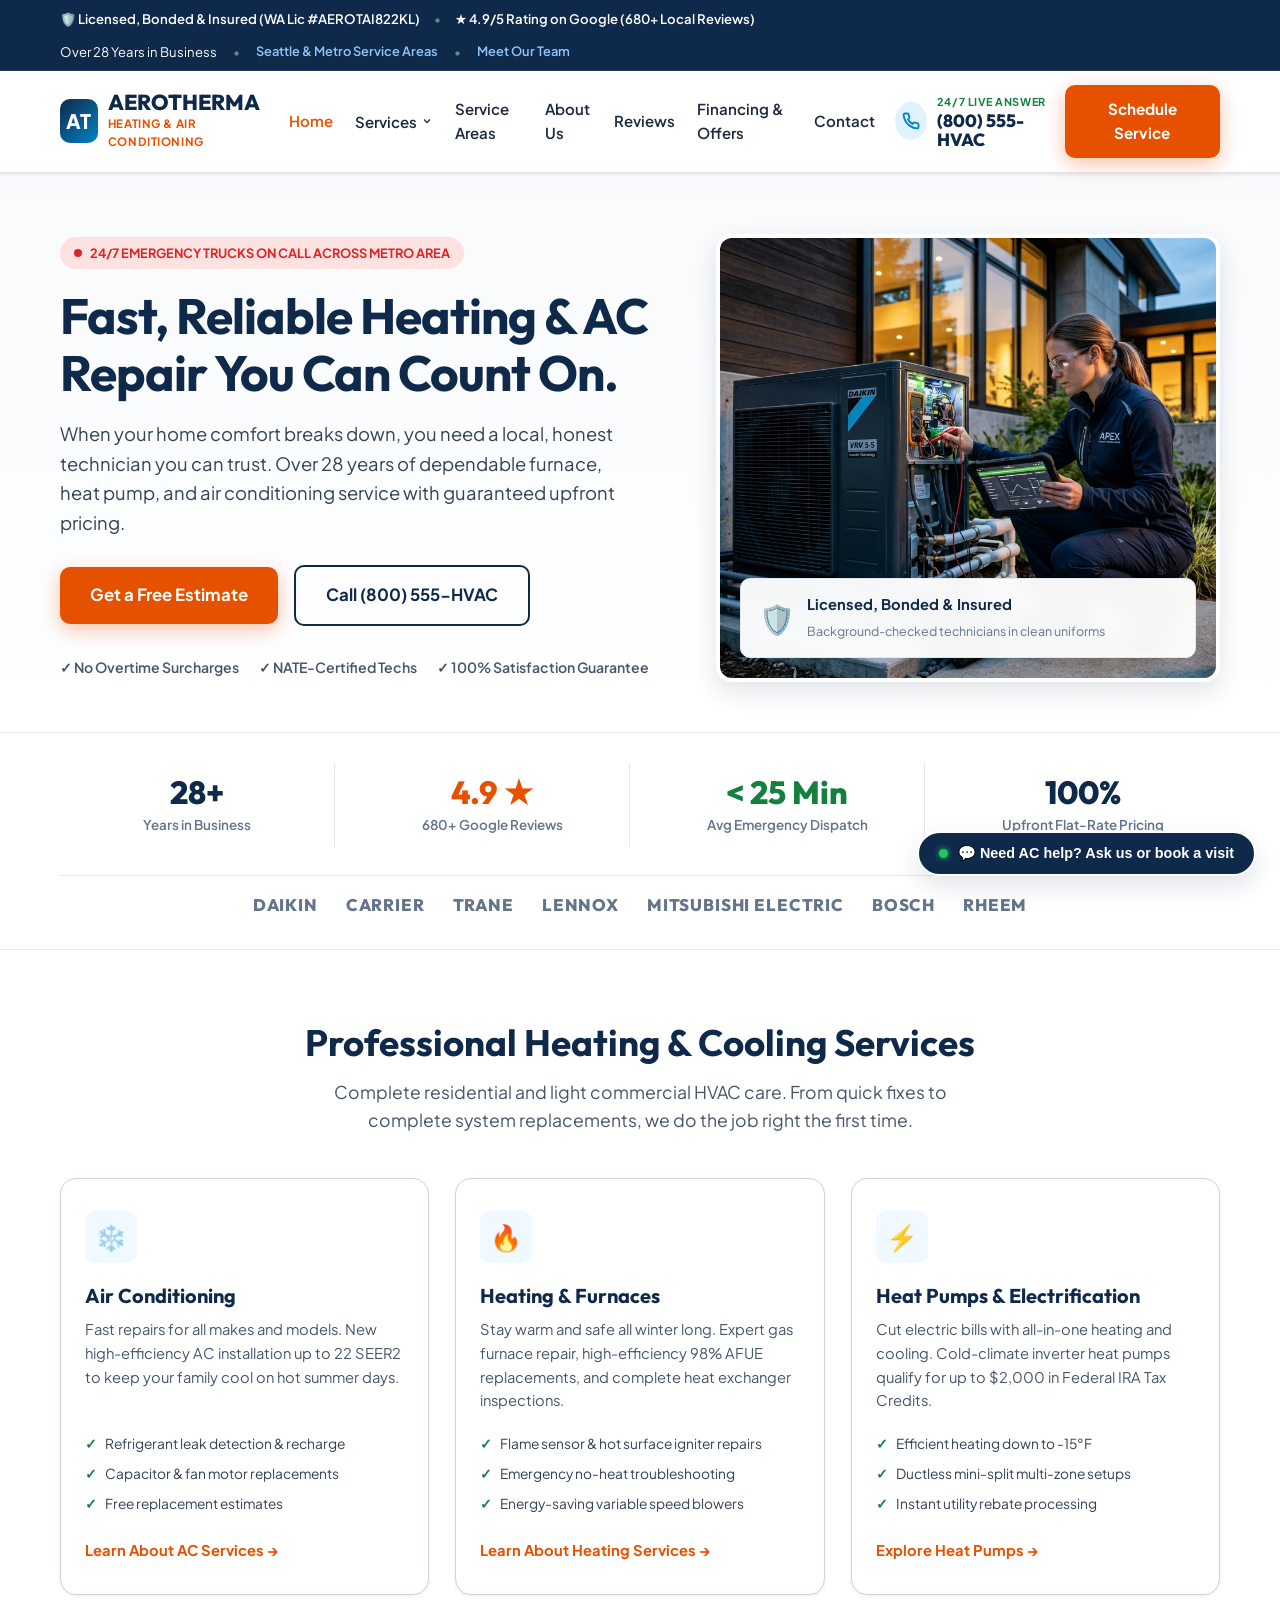
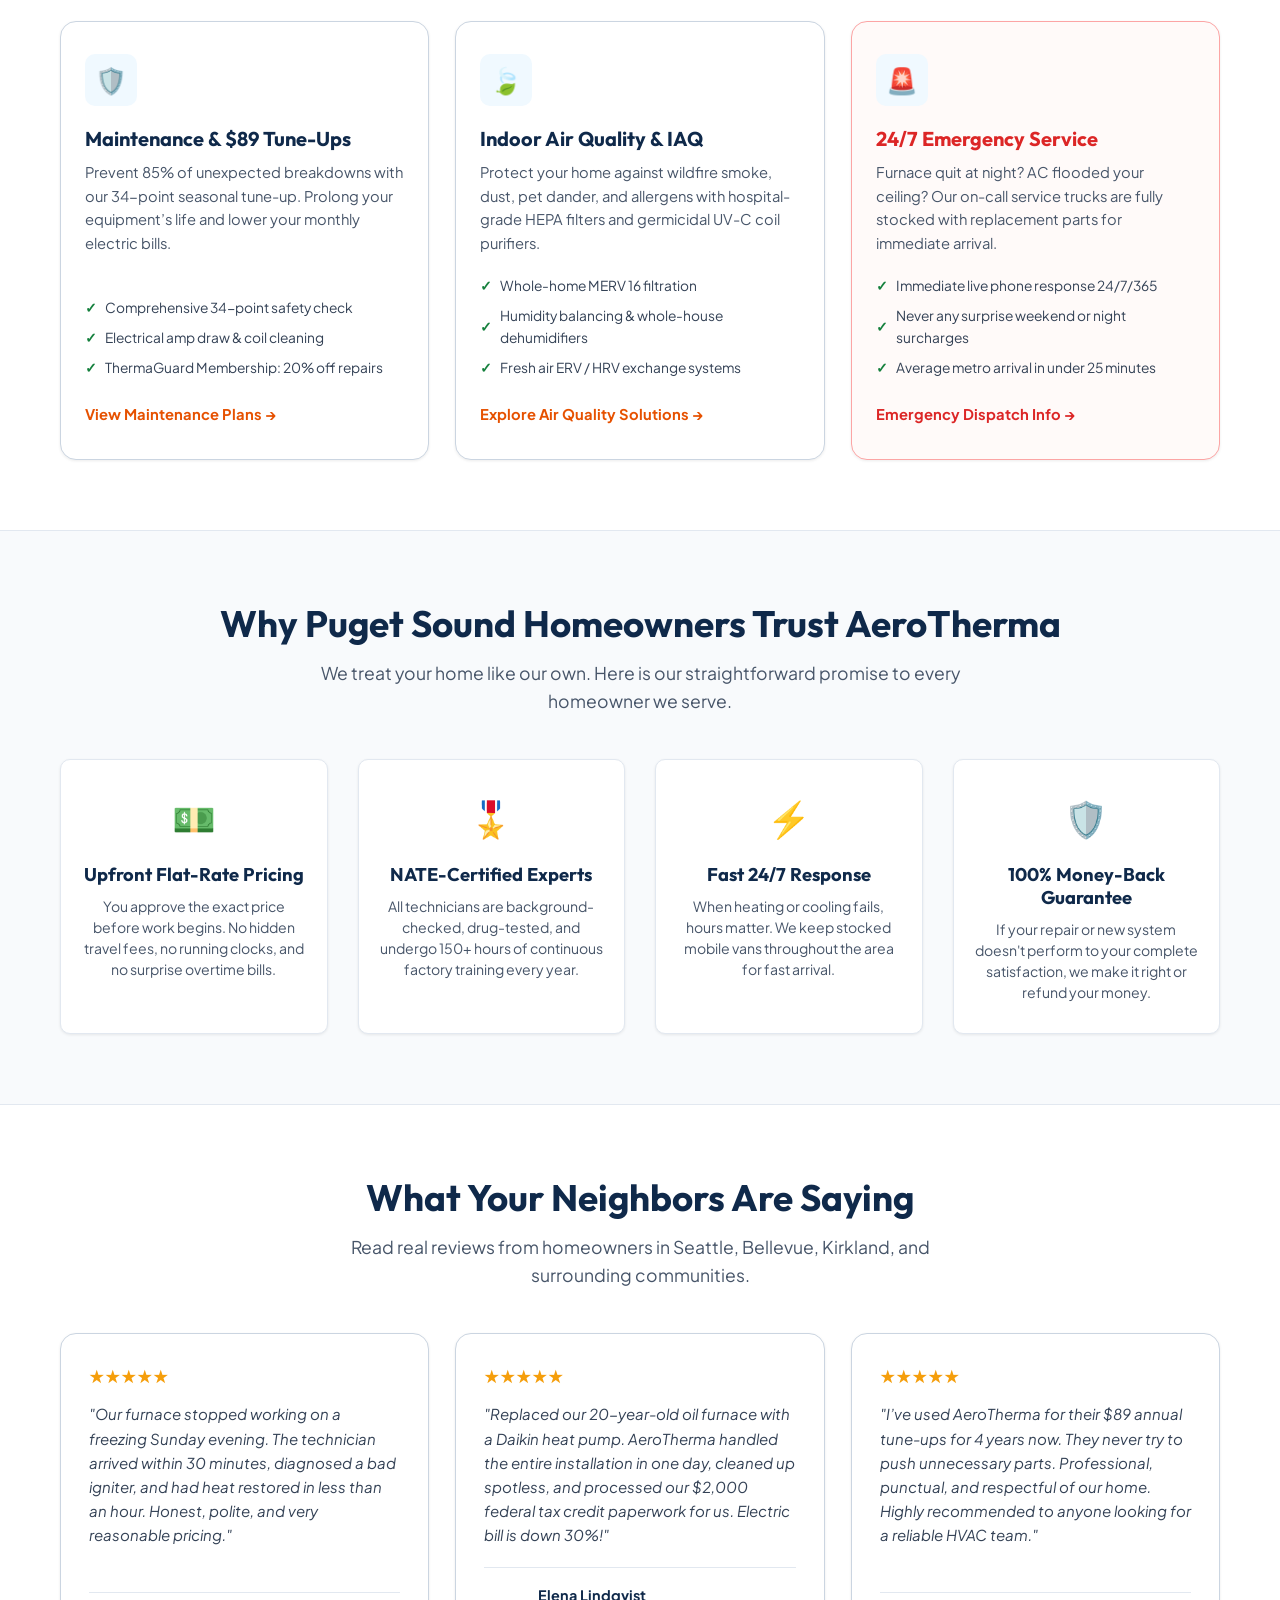
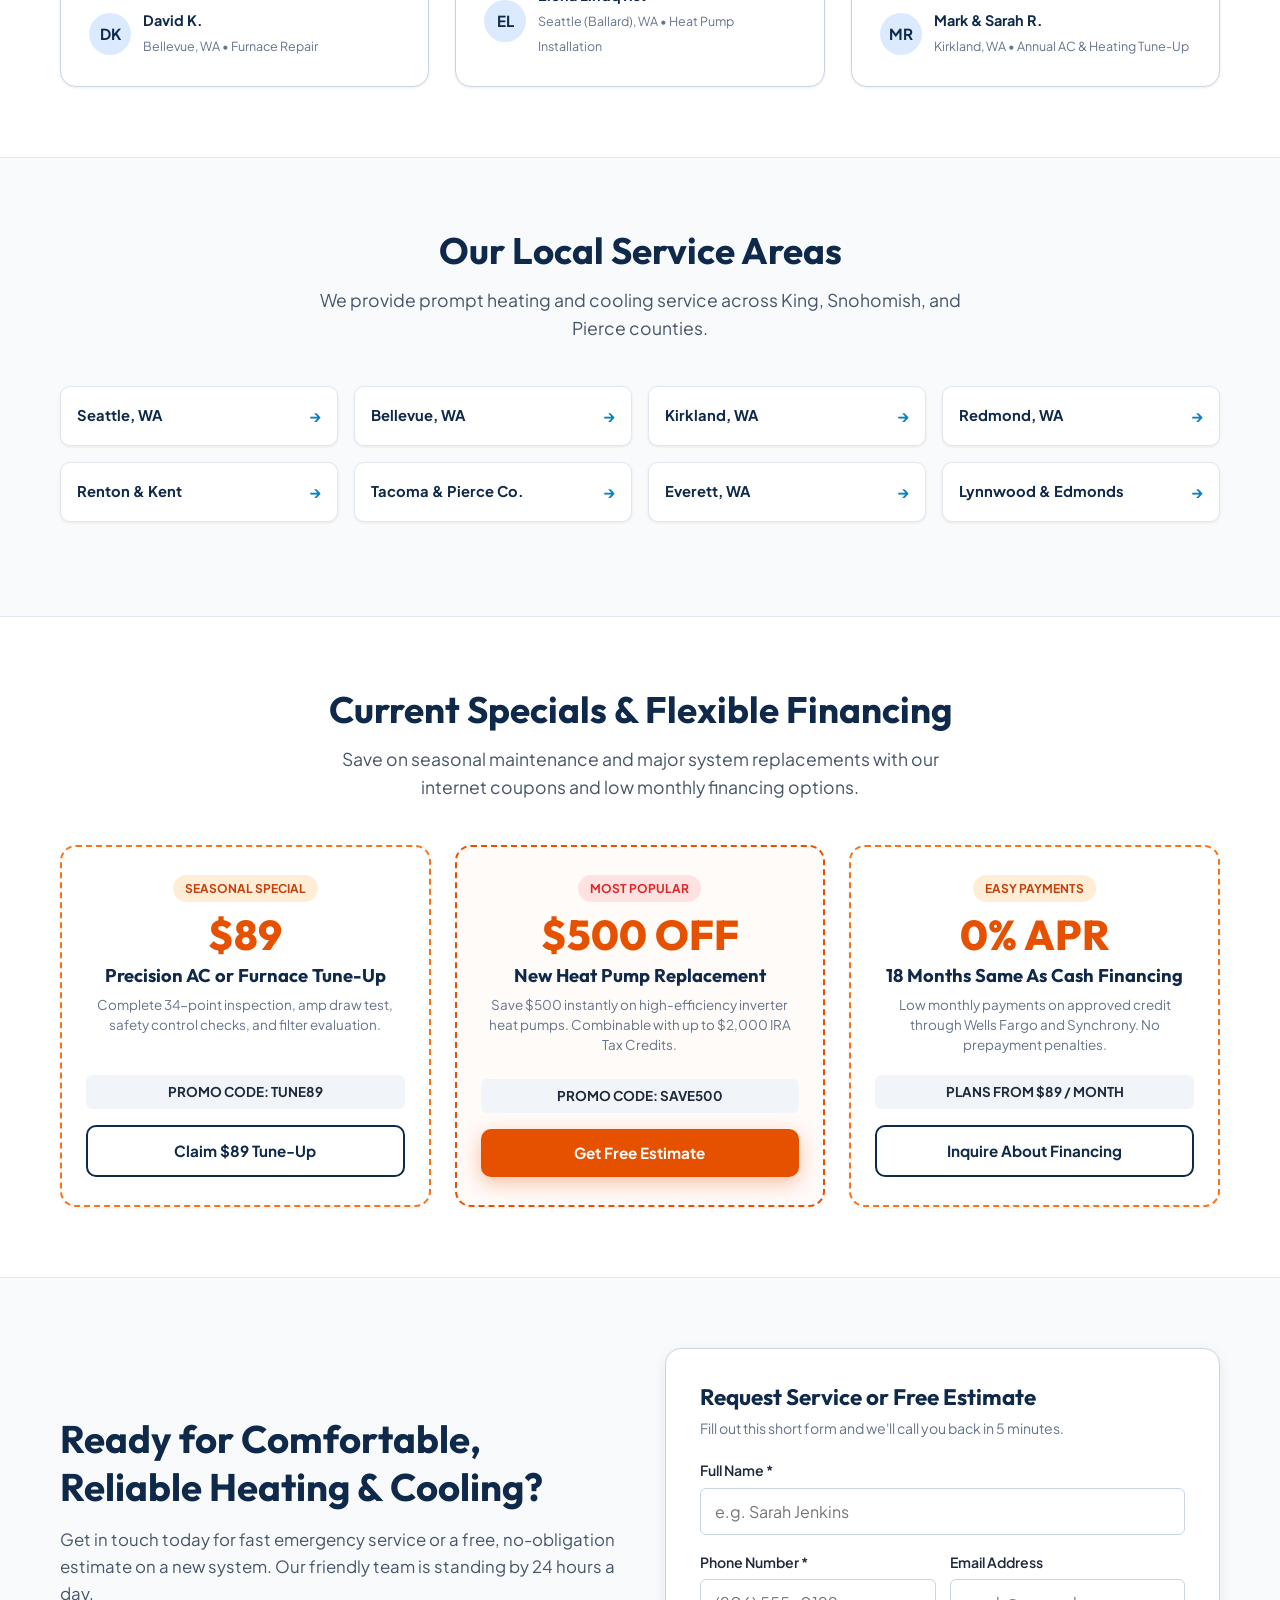
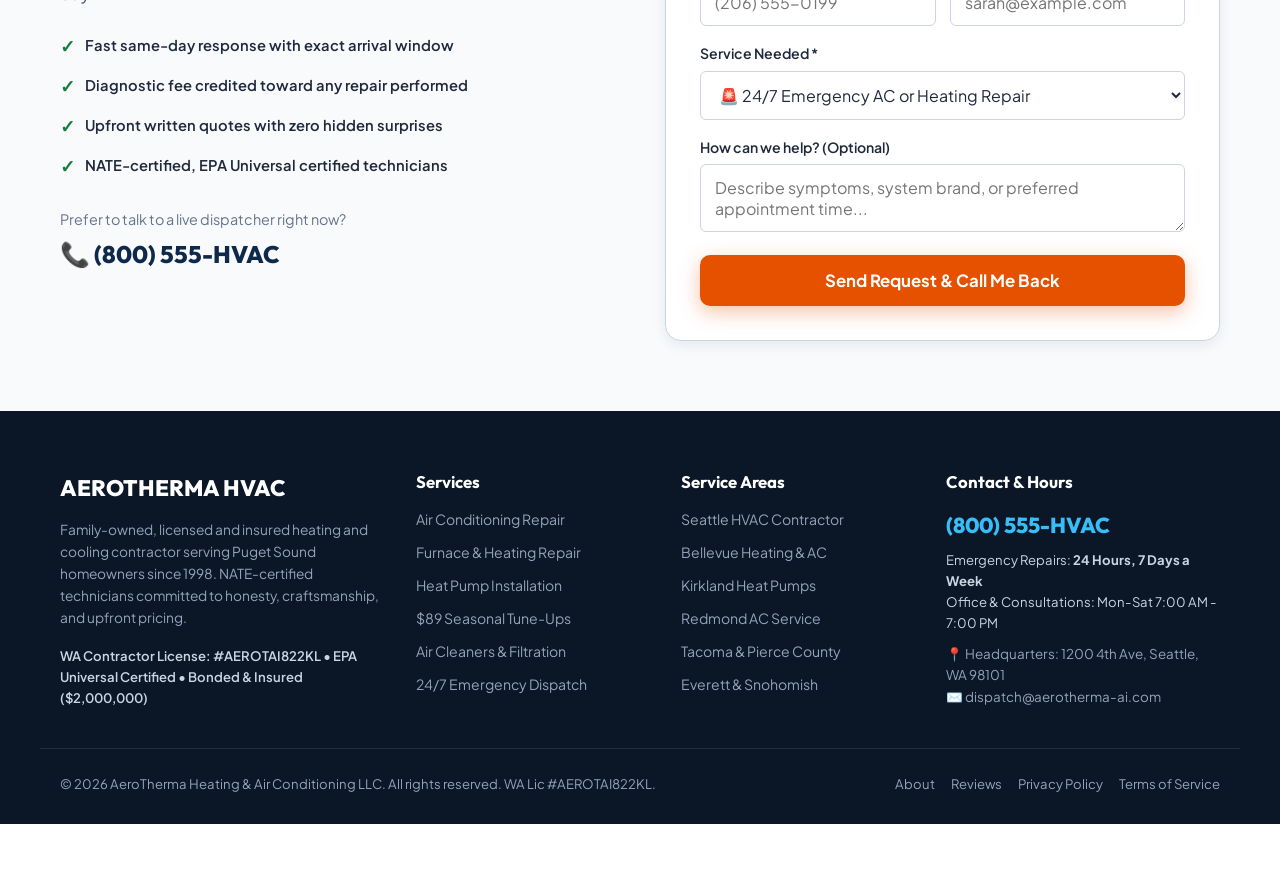
<file: index.html>
<!DOCTYPE html>
<html lang="en">
<head>
  <meta charset="UTF-8">
  <meta name="viewport" content="width=device-width, initial-scale=1.0">
  <title>AeroTherma Heating & Air Conditioning | 24/7 HVAC Repair & Installation</title>
  <meta name="description" content="Trusted local HVAC contractor serving Seattle & Puget Sound. Fast 24/7 emergency AC & furnace repair, heat pump installation, and $89 tune-ups. Licensed & Insured. Call (800) 555-HVAC.">
  <link rel="preconnect" href="https://fonts.googleapis.com">
  <link rel="preconnect" href="https://fonts.gstatic.com" crossorigin>
  <link href="https://fonts.googleapis.com/css2?family=Outfit:wght@500;600;700;800&family=Plus+Jakarta+Sans:wght@400;500;600;700&display=swap" rel="stylesheet">
  <link rel="stylesheet" href="style.css">
  <link rel="icon" type="image/svg+xml" href="favicon.svg">
</head>
<body>

  <!-- 1. Top Trust Bar (Licensed, Insured, Phone, Rating) -->
  <aside class="top-trust-bar">
    <div class="container top-trust-content">
      <div class="trust-badges-left">
        <span class="trust-item">🛡️ Licensed, Bonded & Insured (WA Lic #AEROTAI822KL)</span>
        <span class="trust-sep">•</span>
        <span class="trust-item">★ 4.9/5 Rating on Google (680+ Local Reviews)</span>
      </div>
      <div class="trust-links-right">
        <span>Over 28 Years in Business</span>
        <span class="trust-sep">•</span>
        <a href="service-area-seattle.html" class="trust-link">Seattle & Metro Service Areas</a>
        <span class="trust-sep">•</span>
        <a href="about.html" class="trust-link">Meet Our Team</a>
      </div>
    </div>
  </aside>

  <!-- Main Site Header -->
  <header class="site-header" id="header">
    <div class="container header-inner">
      <!-- Brand Logo -->
      <a href="index.html" class="brand-logo" aria-label="AeroTherma Heating and Cooling Home">
        <div class="logo-badge">AT</div>
        <div class="logo-text">
          <span class="logo-title">AEROTHERMA</span>
          <span class="logo-tag">HEATING & AIR CONDITIONING</span>
        </div>
      </a>

      <!-- Navigation Menu -->
      <nav class="main-nav" id="mainNav">
        <a href="index.html" class="nav-link active">Home</a>

        <!-- Services Dropdown (6 Core Services) -->
        <div class="nav-dropdown">
          <button class="nav-link dropdown-toggle" id="servicesBtn">
            <span>Services</span>
            <svg width="12" height="12" viewBox="0 0 24 24" fill="none" stroke="currentColor" stroke-width="2.5"><polyline points="6 9 12 15 18 9"></polyline></svg>
          </button>
          <div class="dropdown-menu">
            <a href="services-ac.html" class="dropdown-item">❄️ Air Conditioning</a>
            <a href="services-heating.html" class="dropdown-item">🔥 Heating & Furnaces</a>
            <a href="services-heating.html#heat-pumps" class="dropdown-item">⚡ Heat Pumps & Inverters</a>
            <a href="services-maintenance.html" class="dropdown-item">🛡️ Maintenance Plans ($89 Tune-Ups)</a>
            <a href="services-air-quality.html" class="dropdown-item">🍃 Indoor Air Quality</a>
            <a href="services-ducts.html" class="dropdown-item">💨 Duct Cleaning & Sealing</a>
            <a href="services-emergency.html" class="dropdown-item emergency-link">🚨 24/7 Emergency Repairs</a>
          </div>
        </div>

        <a href="service-area-seattle.html" class="nav-link">Service Areas</a>
        <a href="about.html" class="nav-link">About Us</a>
        <a href="reviews.html" class="nav-link">Reviews</a>
        <a href="#financing-offers" class="nav-link">Financing & Offers</a>
        <a href="contact.html" class="nav-link">Contact</a>
      </nav>

      <!-- Right Header Actions (Click-to-Call & Schedule Button) -->
      <div class="header-actions">
        <a href="tel:18005554822" class="header-phone-box" aria-label="Call AeroTherma">
          <div class="phone-icon-circle">
            <svg width="18" height="18" viewBox="0 0 24 24" fill="none" stroke="currentColor" stroke-width="2.5"><path d="M22 16.92v3a2 2 0 0 1-2.18 2 19.79 19.79 0 0 1-8.63-3.07 19.5 19.5 0 0 1-6-6 19.79 19.79 0 0 1-3.07-8.67A2 2 0 0 1 4.11 2h3a2 2 0 0 1 2 1.72 12.84 12.84 0 0 0 .7 2.81 2 2 0 0 1-.45 2.11L8.09 9.91a16 16 0 0 0 6 6l1.27-1.27a2 2 0 0 1 2.11-.45 12.84 12.84 0 0 0 2.81.7A2 2 0 0 1 22 16.92z"></path></svg>
          </div>
          <div class="phone-meta">
            <span class="phone-top-label">24/7 LIVE ANSWER</span>
            <span class="phone-num">(800) 555-HVAC</span>
          </div>
        </a>

        <a href="#contact-quote-form" class="btn btn-cta-orange">
          <span>Schedule Service</span>
        </a>

        <button class="mobile-nav-toggle" id="mobileToggle" aria-label="Open Navigation Menu">
          <span></span><span></span><span></span>
        </button>
      </div>
    </div>
  </header>

  <main>
    <!-- 2. Hero Section (Single Scroll, Clean & Trustworthy) -->
    <section class="hero-clean" id="hero">
      <div class="container hero-grid">
        <div class="hero-left">
          <div class="emergency-pill">
            <span class="emergency-dot"></span>
            <span>24/7 EMERGENCY TRUCKS ON CALL ACROSS METRO AREA</span>
          </div>

          <h1 class="hero-title">
            Fast, Reliable Heating & AC Repair You Can Count On.
          </h1>

          <p class="hero-text">
            When your home comfort breaks down, you need a local, honest technician you can trust. Over 28 years of dependable furnace, heat pump, and air conditioning service with guaranteed upfront pricing.
          </p>

          <div class="hero-cta-row">
            <a href="#contact-quote-form" class="btn btn-cta-orange btn-lg">
              <span>Get a Free Estimate</span>
            </a>
            <a href="tel:18005554822" class="btn btn-navy-outline btn-lg">
              <span>Call (800) 555-HVAC</span>
            </a>
          </div>

          <div class="hero-quick-points">
            <span class="quick-point">✓ No Overtime Surcharges</span>
            <span class="quick-point">✓ NATE-Certified Techs</span>
            <span class="quick-point">✓ 100% Satisfaction Guarantee</span>
          </div>
        </div>

        <div class="hero-right">
          <div class="hero-photo-wrap">
            <img src="assets/images/hvac_hero.jpg" alt="AeroTherma certified HVAC technician inspecting an outdoor heat pump unit" class="hero-img">
            <div class="hero-trust-stamp">
              <span class="stamp-icon">🛡️</span>
              <div class="stamp-text">
                <strong>Licensed, Bonded & Insured</strong>
                <span>Background-checked technicians in clean uniforms</span>
              </div>
            </div>
          </div>
        </div>
      </div>
    </section>

    <!-- 3. Trust Bar (Licensed, Insured, Google Rating, Brand Logos) -->
    <section class="trust-bar-section">
      <div class="container">
        <div class="trust-stats-grid">
          <div class="trust-stat-box">
            <div class="trust-stat-val text-navy">28+</div>
            <div class="trust-stat-label">Years in Business</div>
          </div>
          <div class="trust-stat-box">
            <div class="trust-stat-val text-orange">4.9 ★</div>
            <div class="trust-stat-label">680+ Google Reviews</div>
          </div>
          <div class="trust-stat-box">
            <div class="trust-stat-val text-green">&lt; 25 Min</div>
            <div class="trust-stat-label">Avg Emergency Dispatch</div>
          </div>
          <div class="trust-stat-box">
            <div class="trust-stat-val text-navy">100%</div>
            <div class="trust-stat-label">Upfront Flat-Rate Pricing</div>
          </div>
        </div>

        <div class="brand-logos-row">
          <span class="brand-logo-text">DAIKIN</span>
          <span class="brand-logo-text">CARRIER</span>
          <span class="brand-logo-text">TRANE</span>
          <span class="brand-logo-text">LENNOX</span>
          <span class="brand-logo-text">MITSUBISHI ELECTRIC</span>
          <span class="brand-logo-text">BOSCH</span>
          <span class="brand-logo-text">RHEEM</span>
        </div>
      </div>
    </section>

    <!-- 4. Services (6 Cards) -->
    <section class="section-padded" id="services">
      <div class="container">
        <div class="text-center">
          <h2 class="section-title">Professional Heating & Cooling Services</h2>
          <p class="section-desc">
            Complete residential and light commercial HVAC care. From quick fixes to complete system replacements, we do the job right the first time.
          </p>
        </div>

        <div class="services-grid-6">
          <!-- Card 1: Air Conditioning -->
          <div class="service-card-clean">
            <div class="service-icon-wrap text-navy">❄️</div>
            <h3 class="service-heading">Air Conditioning</h3>
            <p class="service-body">
              Fast repairs for all makes and models. New high-efficiency AC installation up to 22 SEER2 to keep your family cool on hot summer days.
            </p>
            <ul>
              <li>Refrigerant leak detection & recharge</li>
              <li>Capacitor & fan motor replacements</li>
              <li>Free replacement estimates</li>
            </ul>
            <a href="services-ac.html" class="card-link">Learn About AC Services →</a>
          </div>

          <!-- Card 2: Heating & Furnaces -->
          <div class="service-card-clean">
            <div class="service-icon-wrap text-orange">🔥</div>
            <h3 class="service-heading">Heating & Furnaces</h3>
            <p class="service-body">
              Stay warm and safe all winter long. Expert gas furnace repair, high-efficiency 98% AFUE replacements, and complete heat exchanger inspections.
            </p>
            <ul>
              <li>Flame sensor & hot surface igniter repairs</li>
              <li>Emergency no-heat troubleshooting</li>
              <li>Energy-saving variable speed blowers</li>
            </ul>
            <a href="services-heating.html" class="card-link">Learn About Heating Services →</a>
          </div>

          <!-- Card 3: Heat Pumps & Inverters -->
          <div class="service-card-clean">
            <div class="service-icon-wrap text-green">⚡</div>
            <h3 class="service-heading">Heat Pumps & Electrification</h3>
            <p class="service-body">
              Cut electric bills with all-in-one heating and cooling. Cold-climate inverter heat pumps qualify for up to $2,000 in Federal IRA Tax Credits.
            </p>
            <ul>
              <li>Efficient heating down to -15°F</li>
              <li>Ductless mini-split multi-zone setups</li>
              <li>Instant utility rebate processing</li>
            </ul>
            <a href="services-heating.html#heat-pumps" class="card-link">Explore Heat Pumps →</a>
          </div>

          <!-- Card 4: Maintenance Plans -->
          <div class="service-card-clean">
            <div class="service-icon-wrap text-navy">🛡️</div>
            <h3 class="service-heading">Maintenance & $89 Tune-Ups</h3>
            <p class="service-body">
              Prevent 85% of unexpected breakdowns with our 34-point seasonal tune-up. Prolong your equipment’s life and lower your monthly electric bills.
            </p>
            <ul>
              <li>Comprehensive 34-point safety check</li>
              <li>Electrical amp draw & coil cleaning</li>
              <li>ThermaGuard Membership: 20% off repairs</li>
            </ul>
            <a href="services-maintenance.html" class="card-link">View Maintenance Plans →</a>
          </div>

          <!-- Card 5: Indoor Air Quality -->
          <div class="service-card-clean">
            <div class="service-icon-wrap text-navy">🍃</div>
            <h3 class="service-heading">Indoor Air Quality & IAQ</h3>
            <p class="service-body">
              Protect your home against wildfire smoke, dust, pet dander, and allergens with hospital-grade HEPA filters and germicidal UV-C coil purifiers.
            </p>
            <ul>
              <li>Whole-home MERV 16 filtration</li>
              <li>Humidity balancing & whole-house dehumidifiers</li>
              <li>Fresh air ERV / HRV exchange systems</li>
            </ul>
            <a href="services-air-quality.html" class="card-link">Explore Air Quality Solutions →</a>
          </div>

          <!-- Card 6: 24/7 Emergency Repairs -->
          <div class="service-card-clean" style="border-color: #fca5a5; background-color: #fffaf9;">
            <div class="service-icon-wrap text-danger">🚨</div>
            <h3 class="service-heading" style="color: #dc2626;">24/7 Emergency Service</h3>
            <p class="service-body">
              Furnace quit at night? AC flooded your ceiling? Our on-call service trucks are fully stocked with replacement parts for immediate arrival.
            </p>
            <ul>
              <li>Immediate live phone response 24/7/365</li>
              <li>Never any surprise weekend or night surcharges</li>
              <li>Average metro arrival in under 25 minutes</li>
            </ul>
            <a href="services-emergency.html" class="card-link" style="color: #dc2626;">Emergency Dispatch Info →</a>
          </div>
        </div>
      </div>
    </section>

    <!-- 5. Why Choose Us (3-4 Points, High Trust, Lots of White Space) -->
    <section class="section-padded bg-light-section" id="why-choose-us">
      <div class="container">
        <div class="text-center">
          <h2 class="section-title">Why Puget Sound Homeowners Trust AeroTherma</h2>
          <p class="section-desc">
            We treat your home like our own. Here is our straightforward promise to every homeowner we serve.
          </p>
        </div>

        <div class="why-choose-grid">
          <div class="why-point-box">
            <div class="point-icon">💵</div>
            <h3 class="point-title">Upfront Flat-Rate Pricing</h3>
            <p class="point-desc">
              You approve the exact price before work begins. No hidden travel fees, no running clocks, and no surprise overtime bills.
            </p>
          </div>

          <div class="why-point-box">
            <div class="point-icon">🎖️</div>
            <h3 class="point-title">NATE-Certified Experts</h3>
            <p class="point-desc">
              All technicians are background-checked, drug-tested, and undergo 150+ hours of continuous factory training every year.
            </p>
          </div>

          <div class="why-point-box">
            <div class="point-icon">⚡</div>
            <h3 class="point-title">Fast 24/7 Response</h3>
            <p class="point-desc">
              When heating or cooling fails, hours matter. We keep stocked mobile vans throughout the area for fast arrival.
            </p>
          </div>

          <div class="why-point-box">
            <div class="point-icon">🛡️</div>
            <h3 class="point-title">100% Money-Back Guarantee</h3>
            <p class="point-desc">
              If your repair or new system doesn't perform to your complete satisfaction, we make it right or refund your money.
            </p>
          </div>
        </div>
      </div>
    </section>

    <!-- 6. Reviews (3-5 Local Testimonials) -->
    <section class="section-padded" id="reviews">
      <div class="container">
        <div class="text-center">
          <h2 class="section-title">What Your Neighbors Are Saying</h2>
          <p class="section-desc">
            Read real reviews from homeowners in Seattle, Bellevue, Kirkland, and surrounding communities.
          </p>
        </div>

        <div class="reviews-grid-3">
          <div class="review-box">
            <div class="review-stars">★★★★★</div>
            <p class="review-quote">
              "Our furnace stopped working on a freezing Sunday evening. The technician arrived within 30 minutes, diagnosed a bad igniter, and had heat restored in less than an hour. Honest, polite, and very reasonable pricing."
            </p>
            <div class="reviewer-info">
              <div class="reviewer-initials">DK</div>
              <div class="reviewer-meta">
                <strong>David K.</strong>
                <span>Bellevue, WA • Furnace Repair</span>
              </div>
            </div>
          </div>

          <div class="review-box">
            <div class="review-stars">★★★★★</div>
            <p class="review-quote">
              "Replaced our 20-year-old oil furnace with a Daikin heat pump. AeroTherma handled the entire installation in one day, cleaned up spotless, and processed our $2,000 federal tax credit paperwork for us. Electric bill is down 30%!"
            </p>
            <div class="reviewer-info">
              <div class="reviewer-initials">EL</div>
              <div class="reviewer-meta">
                <strong>Elena Lindqvist</strong>
                <span>Seattle (Ballard), WA • Heat Pump Installation</span>
              </div>
            </div>
          </div>

          <div class="review-box">
            <div class="review-stars">★★★★★</div>
            <p class="review-quote">
              "I’ve used AeroTherma for their $89 annual tune-ups for 4 years now. They never try to push unnecessary parts. Professional, punctual, and respectful of our home. Highly recommended to anyone looking for a reliable HVAC team."
            </p>
            <div class="reviewer-info">
              <div class="reviewer-initials">MR</div>
              <div class="reviewer-meta">
                <strong>Mark & Sarah R.</strong>
                <span>Kirkland, WA • Annual AC & Heating Tune-Up</span>
              </div>
            </div>
          </div>
        </div>
      </div>
    </section>

    <!-- 7. Service Areas (Local SEO Focus) -->
    <section class="section-padded bg-light-section" id="service-areas">
      <div class="container">
        <div class="text-center">
          <h2 class="section-title">Our Local Service Areas</h2>
          <p class="section-desc">
            We provide prompt heating and cooling service across King, Snohomish, and Pierce counties.
          </p>
        </div>

        <div class="service-areas-grid">
          <a href="service-area-seattle.html" class="city-link-card">
            <strong>Seattle, WA</strong>
            <span class="city-arrow">→</span>
          </a>
          <a href="service-area-bellevue.html" class="city-link-card">
            <strong>Bellevue, WA</strong>
            <span class="city-arrow">→</span>
          </a>
          <a href="service-area-seattle.html#kirkland" class="city-link-card">
            <strong>Kirkland, WA</strong>
            <span class="city-arrow">→</span>
          </a>
          <a href="service-area-seattle.html#redmond" class="city-link-card">
            <strong>Redmond, WA</strong>
            <span class="city-arrow">→</span>
          </a>
          <a href="service-area-seattle.html#renton" class="city-link-card">
            <strong>Renton & Kent</strong>
            <span class="city-arrow">→</span>
          </a>
          <a href="service-area-tacoma.html" class="city-link-card">
            <strong>Tacoma & Pierce Co.</strong>
            <span class="city-arrow">→</span>
          </a>
          <a href="service-area-seattle.html#everett" class="city-link-card">
            <strong>Everett, WA</strong>
            <span class="city-arrow">→</span>
          </a>
          <a href="service-area-seattle.html#lynnwood" class="city-link-card">
            <strong>Lynnwood & Edmonds</strong>
            <span class="city-arrow">→</span>
          </a>
        </div>
      </div>
    </section>

    <!-- 8. Financing / Special Offers -->
    <section class="section-padded" id="financing-offers">
      <div class="container">
        <div class="text-center">
          <h2 class="section-title">Current Specials & Flexible Financing</h2>
          <p class="section-desc">
            Save on seasonal maintenance and major system replacements with our internet coupons and low monthly financing options.
          </p>
        </div>

        <div class="coupons-row">
          <div class="coupon-box-clean">
            <span class="coupon-badge-top">SEASONAL SPECIAL</span>
            <div class="coupon-val">$89</div>
            <h3 class="coupon-name">Precision AC or Furnace Tune-Up</h3>
            <p class="coupon-terms">Complete 34-point inspection, amp draw test, safety control checks, and filter evaluation.</p>
            <div class="coupon-code-pill">PROMO CODE: <strong>TUNE89</strong></div>
            <a href="#contact-quote-form" class="btn btn-navy-outline">Claim $89 Tune-Up</a>
          </div>

          <div class="coupon-box-clean" style="border-color: #e65100; background-color: #fffbf9;">
            <span class="coupon-badge-top" style="background-color: #fee2e2; color: #dc2626;">MOST POPULAR</span>
            <div class="coupon-val" style="color: #e65100;">$500 OFF</div>
            <h3 class="coupon-name">New Heat Pump Replacement</h3>
            <p class="coupon-terms">Save $500 instantly on high-efficiency inverter heat pumps. Combinable with up to $2,000 IRA Tax Credits.</p>
            <div class="coupon-code-pill">PROMO CODE: <strong>SAVE500</strong></div>
            <a href="#contact-quote-form" class="btn btn-cta-orange">Get Free Estimate</a>
          </div>

          <div class="coupon-box-clean">
            <span class="coupon-badge-top">EASY PAYMENTS</span>
            <div class="coupon-val">0% APR</div>
            <h3 class="coupon-name">18 Months Same As Cash Financing</h3>
            <p class="coupon-terms">Low monthly payments on approved credit through Wells Fargo and Synchrony. No prepayment penalties.</p>
            <div class="coupon-code-pill">PLANS FROM <strong>$89 / MONTH</strong></div>
            <a href="#contact-quote-form" class="btn btn-navy-outline">Inquire About Financing</a>
          </div>
        </div>
      </div>
    </section>

    <!-- 9. Final Call to Action & Simple 4-5 Field Contact Form -->
    <section class="cta-form-section" id="contact-quote-form">
      <div class="container cta-form-grid">
        <div class="cta-info-box">
          <h2>Ready for Comfortable, Reliable Heating & Cooling?</h2>
          <p>
            Get in touch today for fast emergency service or a free, no-obligation estimate on a new system. Our friendly team is standing by 24 hours a day.
          </p>

          <div class="guarantee-badges">
            <div class="g-badge">
              <span class="g-badge-icon">✓</span>
              <span>Fast same-day response with exact arrival window</span>
            </div>
            <div class="g-badge">
              <span class="g-badge-icon">✓</span>
              <span>Diagnostic fee credited toward any repair performed</span>
            </div>
            <div class="g-badge">
              <span class="g-badge-icon">✓</span>
              <span>Upfront written quotes with zero hidden surprises</span>
            </div>
            <div class="g-badge">
              <span class="g-badge-icon">✓</span>
              <span>NATE-certified, EPA Universal certified technicians</span>
            </div>
          </div>

          <div style="margin-top: 24px;">
            <p style="font-size: 0.9rem; color: var(--text-muted); margin-bottom: 4px;">Prefer to talk to a live dispatcher right now?</p>
            <a href="tel:18005554822" style="font-family: var(--font-heading); font-size: 1.5rem; font-weight: 800; color: var(--color-primary);">
              📞 (800) 555-HVAC
            </a>
          </div>
        </div>

        <!-- Clean 4-5 Field High-Converting Contact Form -->
        <div class="contact-card-clean">
          <div class="form-header">
            <h3>Request Service or Free Estimate</h3>
            <p>Fill out this short form and we'll call you back in 5 minutes.</p>
          </div>

          <form id="homeContactForm" onsubmit="return false;">
            <div class="form-group">
              <label for="leadName" class="form-label">Full Name *</label>
              <input type="text" id="leadName" class="form-input" placeholder="e.g. Sarah Jenkins" required>
            </div>

            <div class="form-row-2">
              <div class="form-group">
                <label for="leadPhone" class="form-label">Phone Number *</label>
                <input type="tel" id="leadPhone" class="form-input" placeholder="(206) 555-0199" required>
              </div>
              <div class="form-group">
                <label for="leadEmail" class="form-label">Email Address</label>
                <input type="email" id="leadEmail" class="form-input" placeholder="sarah@example.com">
              </div>
            </div>

            <div class="form-group">
              <label for="leadService" class="form-label">Service Needed *</label>
              <select id="leadService" class="form-select" required>
                <option value="emergency">🚨 24/7 Emergency AC or Heating Repair</option>
                <option value="tuneup">🛡️ $89 Precision Seasonal Tune-Up</option>
                <option value="heatpump">⚡ Free Heat Pump / System Replacement Estimate</option>
                <option value="ac-repair">❄️ General AC Repair</option>
                <option value="heating-repair">🔥 General Furnace / Heating Repair</option>
                <option value="iaq">🍃 Indoor Air Quality & Ductwork</option>
              </select>
            </div>

            <div class="form-group">
              <label for="leadNotes" class="form-label">How can we help? (Optional)</label>
              <textarea id="leadNotes" class="form-textarea" rows="2" placeholder="Describe symptoms, system brand, or preferred appointment time..."></textarea>
            </div>

            <button type="submit" class="btn btn-cta-orange btn-full btn-lg" id="submitLeadBtn">
              <span>Send Request & Call Me Back</span>
            </button>
          </form>

          <div id="formSuccessMessage" class="form-feedback" style="display: none;"></div>
        </div>
      </div>
    </section>
  </main>

  <!-- 10. Comprehensive Footer -->
  <footer class="site-footer">
    <div class="container footer-grid-4">
      <div>
        <div class="footer-logo-title">AEROTHERMA HVAC</div>
        <p class="footer-about-text">
          Family-owned, licensed and insured heating and cooling contractor serving Puget Sound homeowners since 1998. NATE-certified technicians committed to honesty, craftsmanship, and upfront pricing.
        </p>
        <div class="footer-license-note">
          WA Contractor License: #AEROTAI822KL • EPA Universal Certified • Bonded & Insured ($2,000,000)
        </div>
      </div>

      <div>
        <h4 class="footer-heading">Services</h4>
        <ul class="footer-menu">
          <li><a href="services-ac.html">Air Conditioning Repair</a></li>
          <li><a href="services-heating.html">Furnace & Heating Repair</a></li>
          <li><a href="services-heating.html#heat-pumps">Heat Pump Installation</a></li>
          <li><a href="services-maintenance.html">$89 Seasonal Tune-Ups</a></li>
          <li><a href="services-ac.html#iaq">Air Cleaners & Filtration</a></li>
          <li><a href="services-emergency.html">24/7 Emergency Dispatch</a></li>
        </ul>
      </div>

      <div>
        <h4 class="footer-heading">Service Areas</h4>
        <ul class="footer-menu">
          <li><a href="service-area-seattle.html">Seattle HVAC Contractor</a></li>
          <li><a href="service-area-bellevue.html">Bellevue Heating & AC</a></li>
          <li><a href="service-area-seattle.html#kirkland">Kirkland Heat Pumps</a></li>
          <li><a href="service-area-seattle.html#redmond">Redmond AC Service</a></li>
          <li><a href="service-area-seattle.html#tacoma">Tacoma & Pierce County</a></li>
          <li><a href="service-area-seattle.html#everett">Everett & Snohomish</a></li>
        </ul>
      </div>

      <div>
        <h4 class="footer-heading">Contact & Hours</h4>
        <a href="tel:18005554822" class="footer-contact-phone">(800) 555-HVAC</a>
        <div class="footer-hours">
          Emergency Repairs: <strong>24 Hours, 7 Days a Week</strong><br>
          Office & Consultations: Mon-Sat 7:00 AM - 7:00 PM
        </div>
        <div style="font-size: 0.84rem; color: #94a3b8; margin-top: 8px;">
          📍 Headquarters: 1200 4th Ave, Seattle, WA 98101<br>
          ✉️ dispatch@aerotherma-ai.com
        </div>
      </div>
    </div>

    <div class="container footer-bottom-bar">
      <div>© 2026 AeroTherma Heating & Air Conditioning LLC. All rights reserved. WA Lic #AEROTAI822KL.</div>
      <div class="footer-legal-links">
        <a href="about.html">About</a>
        <a href="reviews.html">Reviews</a>
        <a href="privacy.html">Privacy Policy</a>
        <a href="privacy.html#terms">Terms of Service</a>
      </div>
    </div>
  </footer>

  <!-- 11. Sticky Mobile Bottom Bar (Always Accessible on Phone) -->
  <aside class="mobile-sticky-action-bar" aria-label="Mobile Quick Call & Estimate">
    <div class="mobile-action-grid">
      <a href="tel:18005554822" class="mobile-call-btn">
        <svg width="18" height="18" viewBox="0 0 24 24" fill="none" stroke="currentColor" stroke-width="2.5"><path d="M22 16.92v3a2 2 0 0 1-2.18 2 19.79 19.79 0 0 1-8.63-3.07 19.5 19.5 0 0 1-6-6 19.79 19.79 0 0 1-3.07-8.67A2 2 0 0 1 4.11 2h3a2 2 0 0 1 2 1.72 12.84 12.84 0 0 0 .7 2.81 2 2 0 0 1-.45 2.11L8.09 9.91a16 16 0 0 0 6 6l1.27-1.27a2 2 0 0 1 2.11-.45 12.84 12.84 0 0 0 2.81.7A2 2 0 0 1 22 16.92z"></path></svg>
        <span>Call (800) 555-HVAC</span>
      </a>
      <a href="#contact-quote-form" class="mobile-estimate-btn">
        <svg width="18" height="18" viewBox="0 0 24 24" fill="none" stroke="currentColor" stroke-width="2.5"><rect x="3" y="4" width="18" height="18" rx="2" ry="2"></rect><line x1="16" y1="2" x2="16" y2="6"></line><line x1="8" y1="2" x2="8" y2="6"></line><line x1="3" y1="10" x2="21" y2="10"></line></svg>
        <span>Free Estimate</span>
      </a>
    </div>
  </aside>

  <!-- 12. Friendly Bottom-Right AI Chat Widget -->
  <div class="floating-ai-widget" id="floatingAiWidget">
    <button type="button" class="ai-widget-trigger" id="widgetTrigger" aria-label="Open 24/7 AI HVAC Assistant">
      <span class="ai-avatar-dot"></span>
      <span>💬 Need AC help? Ask us or book a visit</span>
    </button>

    <div class="ai-chat-window" id="chatWindow" style="display: none;">
      <div class="chat-header">
        <div class="chat-title-wrap">
          <strong>AeroTherma Assistant</strong>
          <small>🤖 24/7 AI HVAC Diagnostics & Booking Helper</small>
        </div>
        <button type="button" class="chat-close-btn" id="closeChatBtn" aria-label="Close Chat">✕</button>
      </div>

      <div class="chat-body" id="chatMessages">
        <div class="chat-msg msg-ai">
          <div class="msg-bubble">
            Hello! I'm AeroTherma's 24/7 AI Assistant. How can I help you today? I can diagnose noises or error codes, provide price estimates, or connect you with our on-call technician.
          </div>
          <div class="msg-chips-row">
            <button type="button" class="quick-chip" data-query="My AC is blowing warm air, what should I check?">❄️ AC blowing warm air</button>
            <button type="button" class="quick-chip" data-query="My furnace clicks 3 times then shuts off">🔥 Furnace won't ignite</button>
            <button type="button" class="quick-chip" data-query="How much does a new heat pump cost with tax credits?">💰 Heat pump cost & tax credits</button>
            <button type="button" class="quick-chip" data-query="I need emergency service right away">🚨 Emergency service dispatch</button>
          </div>
        </div>
      </div>

      <div class="chat-footer">
        <form id="chatForm" class="chat-input-row" onsubmit="return false;">
          <input type="text" id="chatInput" class="chat-input-field" placeholder="Type your symptom or question..." autocomplete="off">
          <button type="submit" class="chat-send-btn" aria-label="Send Message">
            <svg width="18" height="18" viewBox="0 0 24 24" fill="none" stroke="currentColor" stroke-width="2.5"><line x1="22" y1="2" x2="11" y2="13"></line><polygon points="22 2 15 22 11 13 2 9 22 2"></polygon></svg>
          </button>
        </form>
      </div>
    </div>
  </div>

  <script src="app.js"></script>
</body>
</html>
</file>
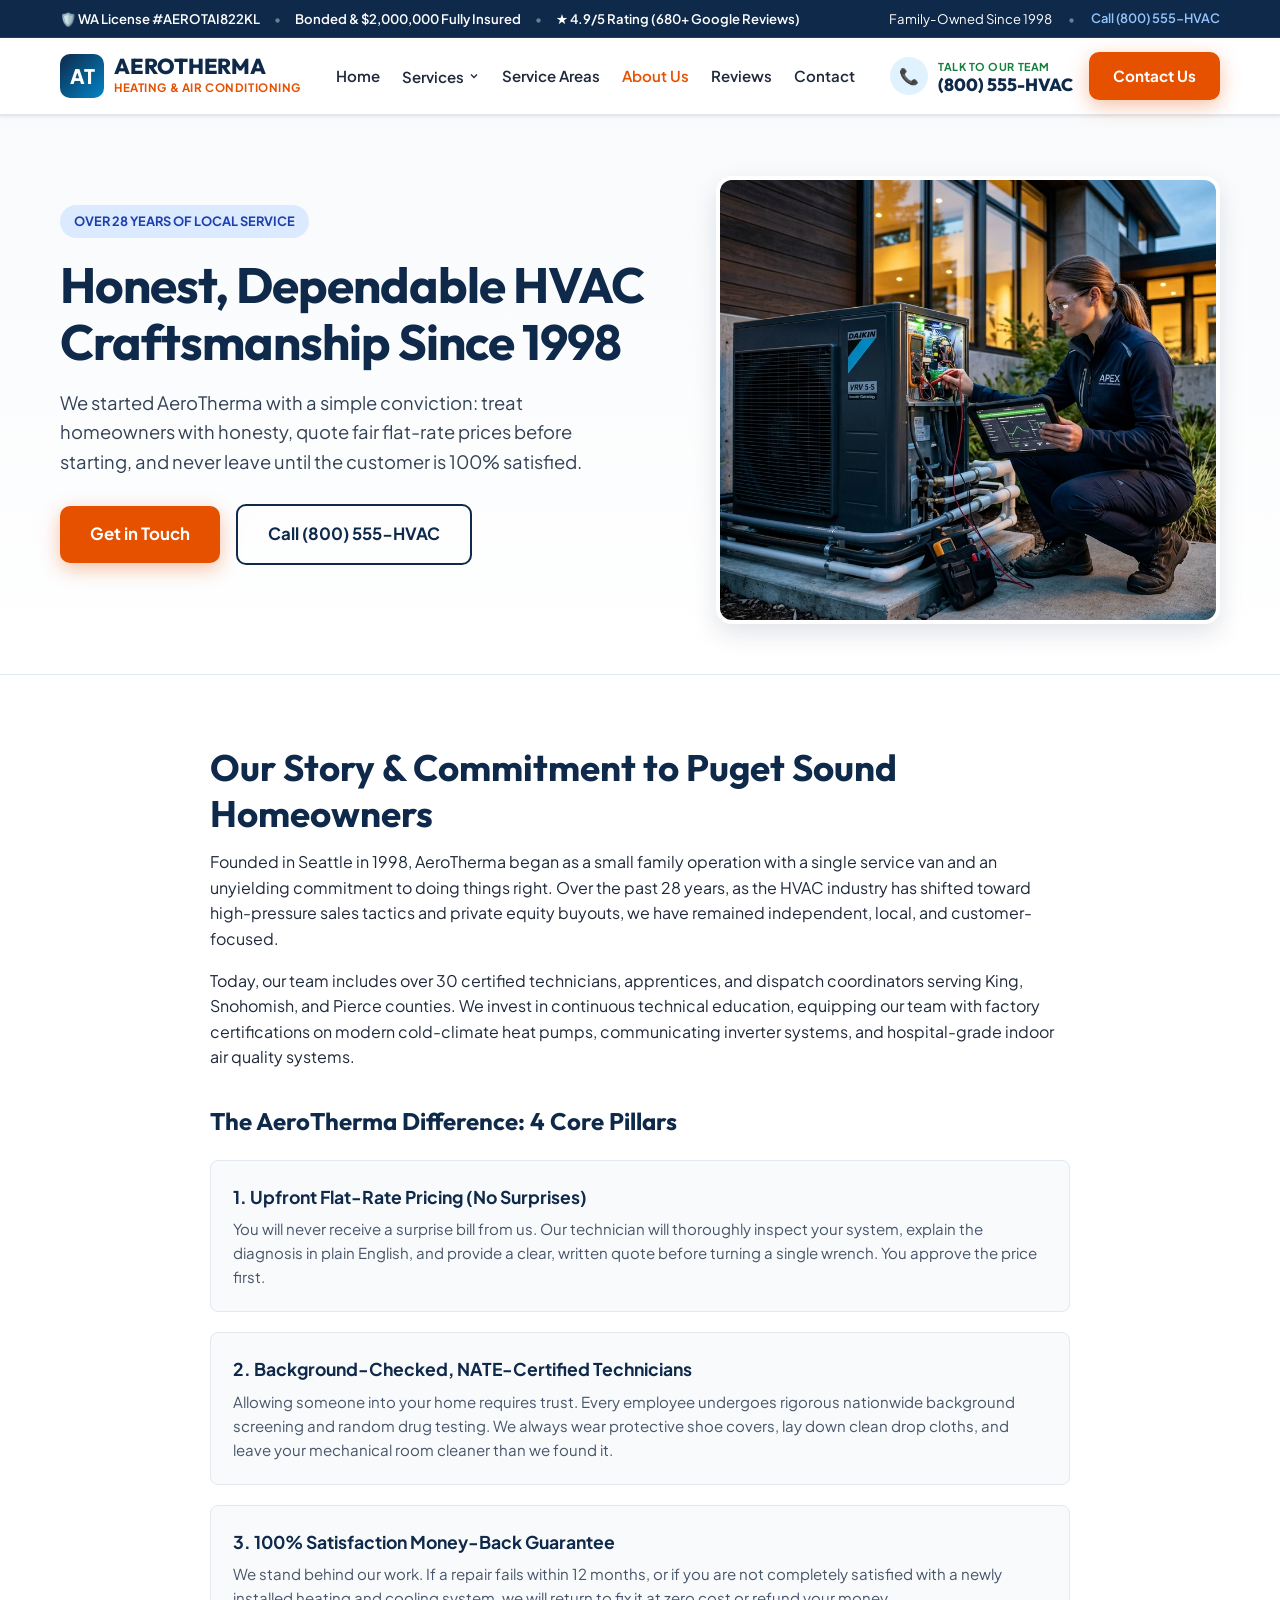
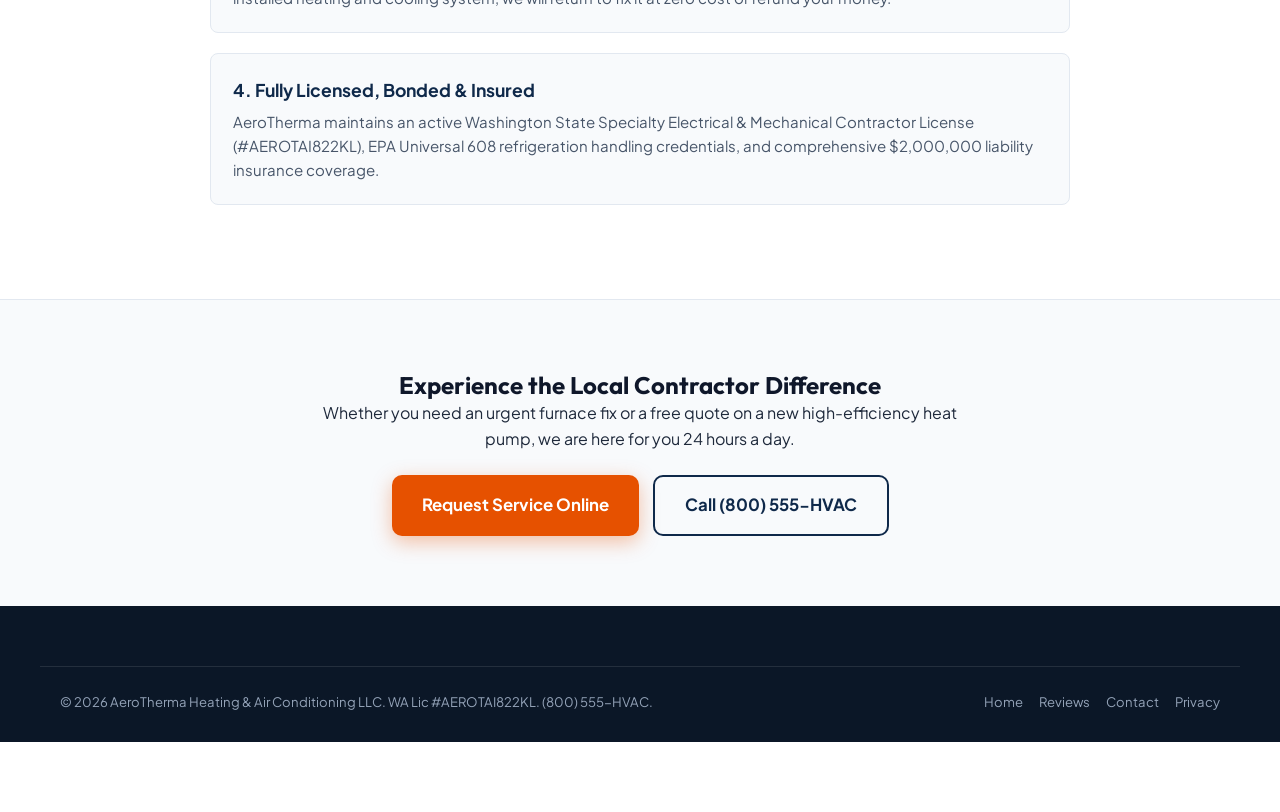
<file: about.html>
<!DOCTYPE html>
<html lang="en">
<head>
  <meta charset="UTF-8">
  <meta name="viewport" content="width=device-width, initial-scale=1.0">
  <title>About AeroTherma Heating & Cooling | 28+ Years of Local Trust</title>
  <meta name="description" content="Learn about AeroTherma Heating & Air Conditioning. Over 28 years serving Puget Sound homeowners with honesty, upfront pricing, and NATE-certified technicians. Licensed & Insured.">
  <link rel="preconnect" href="https://fonts.googleapis.com">
  <link rel="preconnect" href="https://fonts.gstatic.com" crossorigin>
  <link href="https://fonts.googleapis.com/css2?family=Outfit:wght@500;600;700;800&family=Plus+Jakarta+Sans:wght@400;500;600;700&display=swap" rel="stylesheet">
  <link rel="stylesheet" href="style.css">
  <link rel="icon" type="image/svg+xml" href="favicon.svg">
</head>
<body>
  <!-- Top Trust Bar -->
  <aside class="top-trust-bar">
    <div class="container top-trust-content">
      <div class="trust-badges-left">
        <span class="trust-item">🛡️ WA License #AEROTAI822KL</span>
        <span class="trust-sep">•</span>
        <span class="trust-item">Bonded & $2,000,000 Fully Insured</span>
        <span class="trust-sep">•</span>
        <span class="trust-item">★ 4.9/5 Rating (680+ Google Reviews)</span>
      </div>
      <div class="trust-links-right">
        <span>Family-Owned Since 1998</span>
        <span class="trust-sep">•</span>
        <a href="tel:18005554822" class="trust-link">Call (800) 555-HVAC</a>
      </div>
    </div>
  </aside>

  <!-- Site Header -->
  <header class="site-header">
    <div class="container header-inner">
      <a href="index.html" class="brand-logo">
        <div class="logo-badge">AT</div>
        <div class="logo-text">
          <span class="logo-title">AEROTHERMA</span>
          <span class="logo-tag">HEATING & AIR CONDITIONING</span>
        </div>
      </a>

      <nav class="main-nav" id="mainNav">
        <a href="index.html" class="nav-link">Home</a>
        <div class="nav-dropdown">
          <button class="nav-link dropdown-toggle">
            <span>Services</span>
            <svg width="12" height="12" viewBox="0 0 24 24" fill="none" stroke="currentColor" stroke-width="2.5"><polyline points="6 9 12 15 18 9"></polyline></svg>
          </button>
          <div class="dropdown-menu">
            <a href="services-ac.html" class="dropdown-item">❄️ Air Conditioning</a>
            <a href="services-heating.html" class="dropdown-item">🔥 Heating & Furnaces</a>
            <a href="services-heating.html#heat-pumps" class="dropdown-item">⚡ Heat Pumps & Inverters</a>
            <a href="services-maintenance.html" class="dropdown-item">🛡️ Maintenance Plans ($89 Tune-Ups)</a>
            <a href="services-emergency.html" class="dropdown-item emergency-link">🚨 24/7 Emergency Repairs</a>
          </div>
        </div>
        <a href="service-area-seattle.html" class="nav-link">Service Areas</a>
        <a href="about.html" class="nav-link active">About Us</a>
        <a href="reviews.html" class="nav-link">Reviews</a>
        <a href="contact.html" class="nav-link">Contact</a>
      </nav>

      <div class="header-actions">
        <a href="tel:18005554822" class="header-phone-box">
          <div class="phone-icon-circle">📞</div>
          <div class="phone-meta">
            <span class="phone-top-label">TALK TO OUR TEAM</span>
            <span class="phone-num">(800) 555-HVAC</span>
          </div>
        </a>
        <a href="contact.html" class="btn btn-cta-orange">Contact Us</a>
      </div>
    </div>
  </header>

  <main>
    <section class="hero-clean">
      <div class="container hero-grid">
        <div class="hero-left">
          <span class="emergency-pill" style="background-color: #dbeafe; color: #1e40af;">OVER 28 YEARS OF LOCAL SERVICE</span>
          <h1 class="hero-title">Honest, Dependable HVAC Craftsmanship Since 1998</h1>
          <p class="hero-text">
            We started AeroTherma with a simple conviction: treat homeowners with honesty, quote fair flat-rate prices before starting, and never leave until the customer is 100% satisfied.
          </p>
          <div class="hero-cta-row">
            <a href="contact.html" class="btn btn-cta-orange btn-lg">Get in Touch</a>
            <a href="tel:18005554822" class="btn btn-navy-outline btn-lg">Call (800) 555-HVAC</a>
          </div>
        </div>

        <div class="hero-right">
          <div class="hero-photo-wrap">
            <img src="assets/images/hvac_hero.jpg" alt="AeroTherma master technicians team in uniform" class="hero-img">
          </div>
        </div>
      </div>
    </section>

    <section class="section-padded">
      <div class="container" style="max-width: 900px;">
        <h2 class="section-title text-navy">Our Story & Commitment to Puget Sound Homeowners</h2>
        <p>
          Founded in Seattle in 1998, AeroTherma began as a small family operation with a single service van and an unyielding commitment to doing things right. Over the past 28 years, as the HVAC industry has shifted toward high-pressure sales tactics and private equity buyouts, we have remained independent, local, and customer-focused.
        </p>
        <p>
          Today, our team includes over 30 certified technicians, apprentices, and dispatch coordinators serving King, Snohomish, and Pierce counties. We invest in continuous technical education, equipping our team with factory certifications on modern cold-climate heat pumps, communicating inverter systems, and hospital-grade indoor air quality systems.
        </p>

        <h3 style="margin-top: 36px; font-size: 1.5rem; color: var(--color-primary);">The AeroTherma Difference: 4 Core Pillars</h3>
        <div style="display: flex; flex-direction: column; gap: 20px; margin: 24px 0;">
          <div style="background: #f8fafc; border: 1px solid #e2e8f0; padding: 22px; border-radius: 8px;">
            <strong style="color: var(--color-primary); font-size: 1.1rem; display: block; margin-bottom: 6px;">1. Upfront Flat-Rate Pricing (No Surprises)</strong>
            <p style="margin-bottom: 0; color: #475569; font-size: 0.94rem;">
              You will never receive a surprise bill from us. Our technician will thoroughly inspect your system, explain the diagnosis in plain English, and provide a clear, written quote before turning a single wrench. You approve the price first.
            </p>
          </div>

          <div style="background: #f8fafc; border: 1px solid #e2e8f0; padding: 22px; border-radius: 8px;">
            <strong style="color: var(--color-primary); font-size: 1.1rem; display: block; margin-bottom: 6px;">2. Background-Checked, NATE-Certified Technicians</strong>
            <p style="margin-bottom: 0; color: #475569; font-size: 0.94rem;">
              Allowing someone into your home requires trust. Every employee undergoes rigorous nationwide background screening and random drug testing. We always wear protective shoe covers, lay down clean drop cloths, and leave your mechanical room cleaner than we found it.
            </p>
          </div>

          <div style="background: #f8fafc; border: 1px solid #e2e8f0; padding: 22px; border-radius: 8px;">
            <strong style="color: var(--color-primary); font-size: 1.1rem; display: block; margin-bottom: 6px;">3. 100% Satisfaction Money-Back Guarantee</strong>
            <p style="margin-bottom: 0; color: #475569; font-size: 0.94rem;">
              We stand behind our work. If a repair fails within 12 months, or if you are not completely satisfied with a newly installed heating and cooling system, we will return to fix it at zero cost or refund your money.
            </p>
          </div>

          <div style="background: #f8fafc; border: 1px solid #e2e8f0; padding: 22px; border-radius: 8px;">
            <strong style="color: var(--color-primary); font-size: 1.1rem; display: block; margin-bottom: 6px;">4. Fully Licensed, Bonded & Insured</strong>
            <p style="margin-bottom: 0; color: #475569; font-size: 0.94rem;">
              AeroTherma maintains an active Washington State Specialty Electrical & Mechanical Contractor License (#AEROTAI822KL), EPA Universal 608 refrigeration handling credentials, and comprehensive $2,000,000 liability insurance coverage.
            </p>
          </div>
        </div>
      </div>
    </section>

    <!-- Simple Contact CTA -->
    <section class="cta-form-section">
      <div class="container text-center" style="max-width: 700px;">
        <h2>Experience the Local Contractor Difference</h2>
        <p style="margin-bottom: 24px;">Whether you need an urgent furnace fix or a free quote on a new high-efficiency heat pump, we are here for you 24 hours a day.</p>
        <div style="display: flex; gap: 14px; justify-content: center; flex-wrap: wrap;">
          <a href="contact.html" class="btn btn-cta-orange btn-lg">Request Service Online</a>
          <a href="tel:18005554822" class="btn btn-navy-outline btn-lg">Call (800) 555-HVAC</a>
        </div>
      </div>
    </section>
  </main>

  <footer class="site-footer">
    <div class="container footer-bottom-bar">
      <div>© 2026 AeroTherma Heating & Air Conditioning LLC. WA Lic #AEROTAI822KL. (800) 555-HVAC.</div>
      <div class="footer-legal-links">
        <a href="index.html">Home</a>
        <a href="reviews.html">Reviews</a>
        <a href="contact.html">Contact</a>
        <a href="privacy.html">Privacy</a>
      </div>
    </div>
  </footer>

  <aside class="mobile-sticky-action-bar">
    <div class="mobile-action-grid">
      <a href="tel:18005554822" class="mobile-call-btn">📞 Call (800) 555-HVAC</a>
      <a href="contact.html" class="mobile-estimate-btn">📅 Contact Team</a>
    </div>
  </aside>

  <script src="app.js"></script>
</body>
</html>
</file>
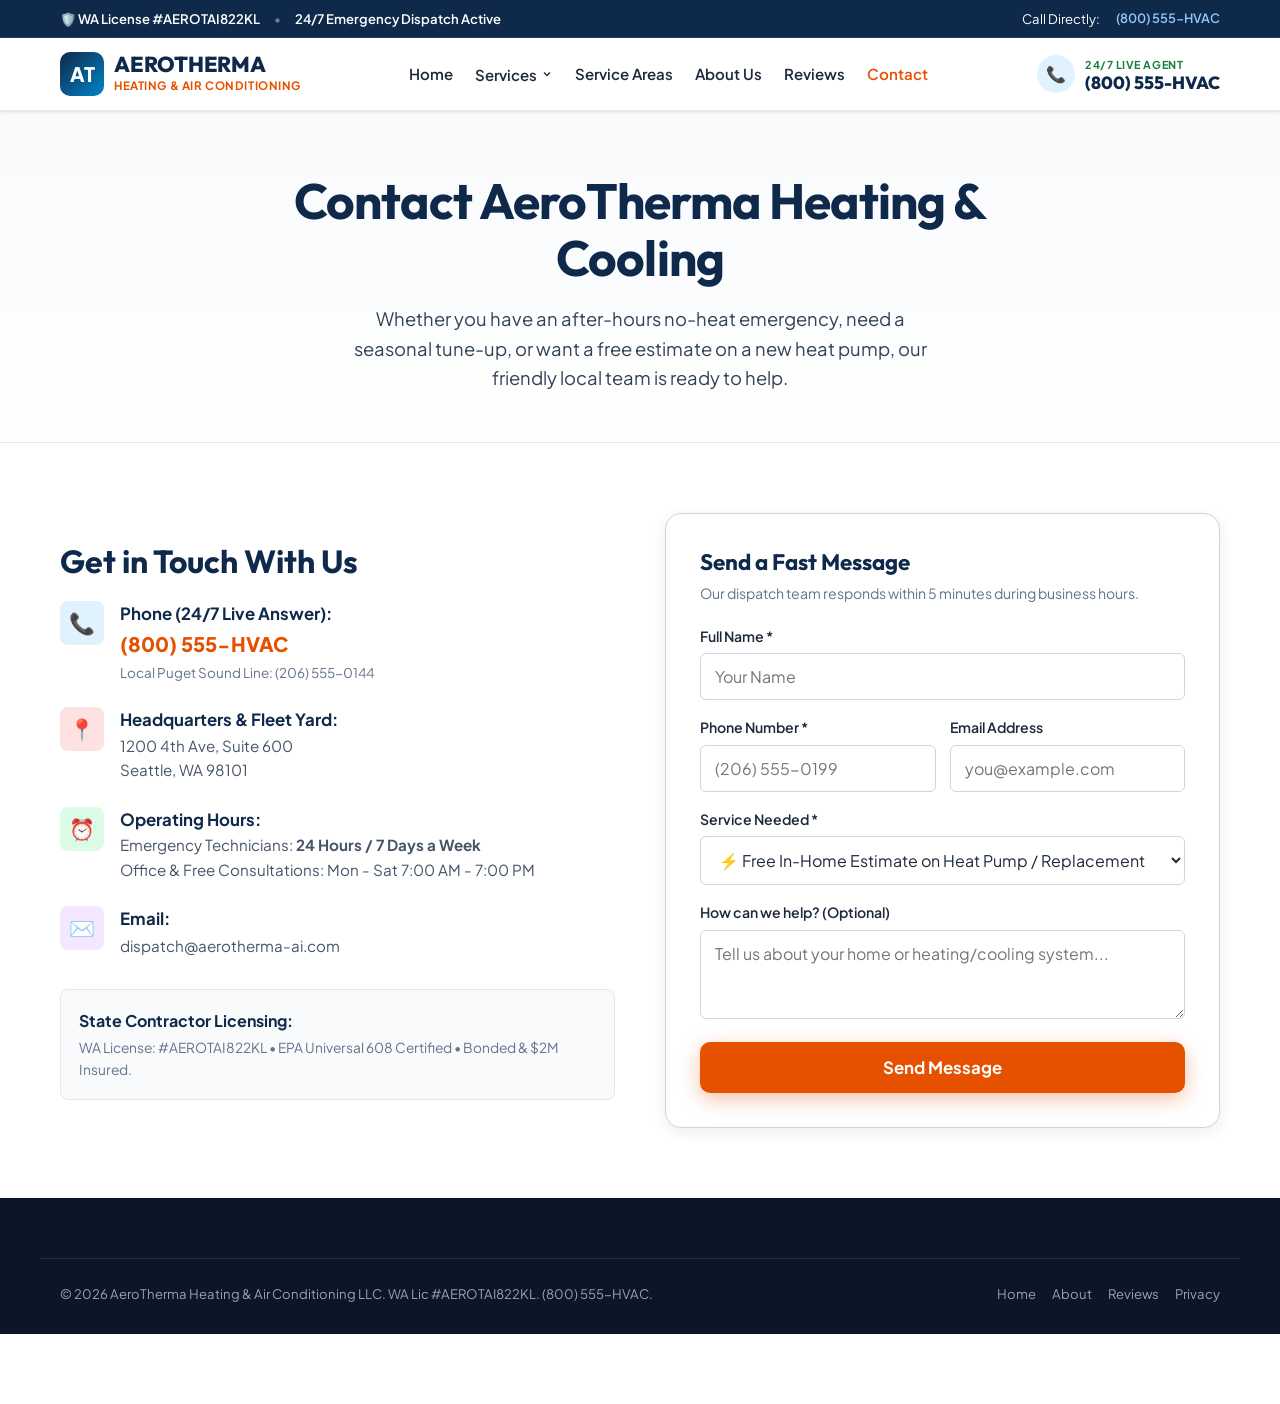
<file: contact.html>
<!DOCTYPE html>
<html lang="en">
<head>
  <meta charset="UTF-8">
  <meta name="viewport" content="width=device-width, initial-scale=1.0">
  <title>Contact AeroTherma Heating & Cooling | 24/7 HVAC Dispatch</title>
  <meta name="description" content="Contact AeroTherma Heating & Air Conditioning. 24/7 emergency dispatch, free system replacement estimates, and $89 tune-up booking. Call (800) 555-HVAC.">
  <link rel="preconnect" href="https://fonts.googleapis.com">
  <link rel="preconnect" href="https://fonts.gstatic.com" crossorigin>
  <link href="https://fonts.googleapis.com/css2?family=Outfit:wght@500;600;700;800&family=Plus+Jakarta+Sans:wght@400;500;600;700&display=swap" rel="stylesheet">
  <link rel="stylesheet" href="style.css">
  <link rel="icon" type="image/svg+xml" href="favicon.svg">
</head>
<body>
  <aside class="top-trust-bar">
    <div class="container top-trust-content">
      <div class="trust-badges-left">
        <span class="trust-item">🛡️ WA License #AEROTAI822KL</span>
        <span class="trust-sep">•</span>
        <span class="trust-item">24/7 Emergency Dispatch Active</span>
      </div>
      <div class="trust-links-right">
        <span>Call Directly:</span>
        <a href="tel:18005554822" class="trust-link">(800) 555-HVAC</a>
      </div>
    </div>
  </aside>

  <header class="site-header">
    <div class="container header-inner">
      <a href="index.html" class="brand-logo">
        <div class="logo-badge">AT</div>
        <div class="logo-text">
          <span class="logo-title">AEROTHERMA</span>
          <span class="logo-tag">HEATING & AIR CONDITIONING</span>
        </div>
      </a>

      <nav class="main-nav" id="mainNav">
        <a href="index.html" class="nav-link">Home</a>
        <div class="nav-dropdown">
          <button class="nav-link dropdown-toggle">
            <span>Services</span>
            <svg width="12" height="12" viewBox="0 0 24 24" fill="none" stroke="currentColor" stroke-width="2.5"><polyline points="6 9 12 15 18 9"></polyline></svg>
          </button>
          <div class="dropdown-menu">
            <a href="services-ac.html" class="dropdown-item">❄️ Air Conditioning</a>
            <a href="services-heating.html" class="dropdown-item">🔥 Heating & Furnaces</a>
            <a href="services-heating.html#heat-pumps" class="dropdown-item">⚡ Heat Pumps & Inverters</a>
            <a href="services-maintenance.html" class="dropdown-item">🛡️ Maintenance Plans ($89 Tune-Ups)</a>
            <a href="services-emergency.html" class="dropdown-item emergency-link">🚨 24/7 Emergency Repairs</a>
          </div>
        </div>
        <a href="service-area-seattle.html" class="nav-link">Service Areas</a>
        <a href="about.html" class="nav-link">About Us</a>
        <a href="reviews.html" class="nav-link">Reviews</a>
        <a href="contact.html" class="nav-link active">Contact</a>
      </nav>

      <div class="header-actions">
        <a href="tel:18005554822" class="header-phone-box">
          <div class="phone-icon-circle">📞</div>
          <div class="phone-meta">
            <span class="phone-top-label">24/7 LIVE AGENT</span>
            <span class="phone-num">(800) 555-HVAC</span>
          </div>
        </a>
      </div>
    </div>
  </header>

  <main>
    <section class="hero-clean">
      <div class="container text-center" style="max-width: 800px;">
        <h1 class="hero-title">Contact AeroTherma Heating & Cooling</h1>
        <p class="hero-text" style="margin: 0 auto;">
          Whether you have an after-hours no-heat emergency, need a seasonal tune-up, or want a free estimate on a new heat pump, our friendly local team is ready to help.
        </p>
      </div>
    </section>

    <!-- Contact Details & Clean 4-5 Field Form -->
    <section class="section-padded">
      <div class="container cta-form-grid">
        <!-- Contact Information -->
        <div class="cta-info-box">
          <h2 style="font-size: 2rem; color: var(--color-primary); margin-bottom: 20px;">Get in Touch With Us</h2>
          
          <div style="display: flex; flex-direction: column; gap: 24px; margin-bottom: 30px;">
            <div style="display: flex; gap: 16px; align-items: flex-start;">
              <div style="width: 44px; height: 44px; background: #e0f2fe; color: #0284c7; border-radius: 8px; display: flex; align-items: center; justify-content: center; font-size: 1.3rem; flex-shrink: 0;">📞</div>
              <div>
                <strong style="display: block; font-size: 1.05rem; color: var(--color-primary);">Phone (24/7 Live Answer):</strong>
                <a href="tel:18005554822" style="font-size: 1.25rem; font-weight: 800; color: var(--color-cta); text-decoration: none;">(800) 555-HVAC</a>
                <span style="display: block; font-size: 0.84rem; color: var(--text-muted); margin-top: 2px;">Local Puget Sound Line: (206) 555-0144</span>
              </div>
            </div>

            <div style="display: flex; gap: 16px; align-items: flex-start;">
              <div style="width: 44px; height: 44px; background: #fee2e2; color: #dc2626; border-radius: 8px; display: flex; align-items: center; justify-content: center; font-size: 1.3rem; flex-shrink: 0;">📍</div>
              <div>
                <strong style="display: block; font-size: 1.05rem; color: var(--color-primary);">Headquarters & Fleet Yard:</strong>
                <p style="margin-bottom: 0; color: #475569; font-size: 0.95rem;">
                  1200 4th Ave, Suite 600<br>Seattle, WA 98101
                </p>
              </div>
            </div>

            <div style="display: flex; gap: 16px; align-items: flex-start;">
              <div style="width: 44px; height: 44px; background: #dcfce7; color: #15803d; border-radius: 8px; display: flex; align-items: center; justify-content: center; font-size: 1.3rem; flex-shrink: 0;">⏰</div>
              <div>
                <strong style="display: block; font-size: 1.05rem; color: var(--color-primary);">Operating Hours:</strong>
                <p style="margin-bottom: 0; color: #475569; font-size: 0.95rem;">
                  Emergency Technicians: <strong>24 Hours / 7 Days a Week</strong><br>
                  Office & Free Consultations: Mon - Sat 7:00 AM - 7:00 PM
                </p>
              </div>
            </div>

            <div style="display: flex; gap: 16px; align-items: flex-start;">
              <div style="width: 44px; height: 44px; background: #f3e8ff; color: #7e22ce; border-radius: 8px; display: flex; align-items: center; justify-content: center; font-size: 1.3rem; flex-shrink: 0;">✉️</div>
              <div>
                <strong style="display: block; font-size: 1.05rem; color: var(--color-primary);">Email:</strong>
                <span style="color: #475569; font-size: 0.95rem;">dispatch@aerotherma-ai.com</span>
              </div>
            </div>
          </div>

          <div style="background: #f8fafc; border: 1px solid #e2e8f0; padding: 18px; border-radius: 8px;">
            <strong style="color: var(--color-primary);">State Contractor Licensing:</strong>
            <p style="margin-bottom: 0; font-size: 0.86rem; color: var(--text-muted); margin-top: 4px;">
              WA License: #AEROTAI822KL • EPA Universal 608 Certified • Bonded & $2M Insured.
            </p>
          </div>
        </div>

        <!-- Clean 4-5 Field Contact Form -->
        <div class="contact-card-clean">
          <div class="form-header">
            <h3>Send a Fast Message</h3>
            <p>Our dispatch team responds within 5 minutes during business hours.</p>
          </div>

          <form id="contactPageForm" onsubmit="return false;">
            <div class="form-group">
              <label for="cName" class="form-label">Full Name *</label>
              <input type="text" id="cName" class="form-input" placeholder="Your Name" required>
            </div>

            <div class="form-row-2">
              <div class="form-group">
                <label for="cPhone" class="form-label">Phone Number *</label>
                <input type="tel" id="cPhone" class="form-input" placeholder="(206) 555-0199" required>
              </div>
              <div class="form-group">
                <label for="cEmail" class="form-label">Email Address</label>
                <input type="email" id="cEmail" class="form-input" placeholder="you@example.com">
              </div>
            </div>

            <div class="form-group">
              <label for="cService" class="form-label">Service Needed *</label>
              <select id="cService" class="form-select" required>
                <option value="emergency">🚨 24/7 Emergency Repair (No Heat / No AC)</option>
                <option value="tuneup">🛡️ $89 Precision Seasonal Tune-Up</option>
                <option value="estimate" selected>⚡ Free In-Home Estimate on Heat Pump / Replacement</option>
                <option value="ac-service">❄️ Air Conditioning Service</option>
                <option value="heating-service">🔥 Furnace & Heating Service</option>
                <option value="other">💬 General Question / Other</option>
              </select>
            </div>

            <div class="form-group">
              <label for="cMessage" class="form-label">How can we help? (Optional)</label>
              <textarea id="cMessage" class="form-textarea" rows="3" placeholder="Tell us about your home or heating/cooling system..."></textarea>
            </div>

            <button type="submit" class="btn btn-cta-orange btn-full btn-lg" id="submitContactBtn">
              <span>Send Message</span>
            </button>
          </form>

          <div id="contactFeedback" class="form-feedback" style="display: none;"></div>
        </div>
      </div>
    </section>
  </main>

  <footer class="site-footer">
    <div class="container footer-bottom-bar">
      <div>© 2026 AeroTherma Heating & Air Conditioning LLC. WA Lic #AEROTAI822KL. (800) 555-HVAC.</div>
      <div class="footer-legal-links">
        <a href="index.html">Home</a>
        <a href="about.html">About</a>
        <a href="reviews.html">Reviews</a>
        <a href="privacy.html">Privacy</a>
      </div>
    </div>
  </footer>

  <aside class="mobile-sticky-action-bar">
    <div class="mobile-action-grid">
      <a href="tel:18005554822" class="mobile-call-btn">📞 Call (800) 555-HVAC</a>
      <a href="#contactPageForm" class="mobile-estimate-btn">📅 Send Message</a>
    </div>
  </aside>

  <script src="app.js"></script>
</body>
</html>
</file>
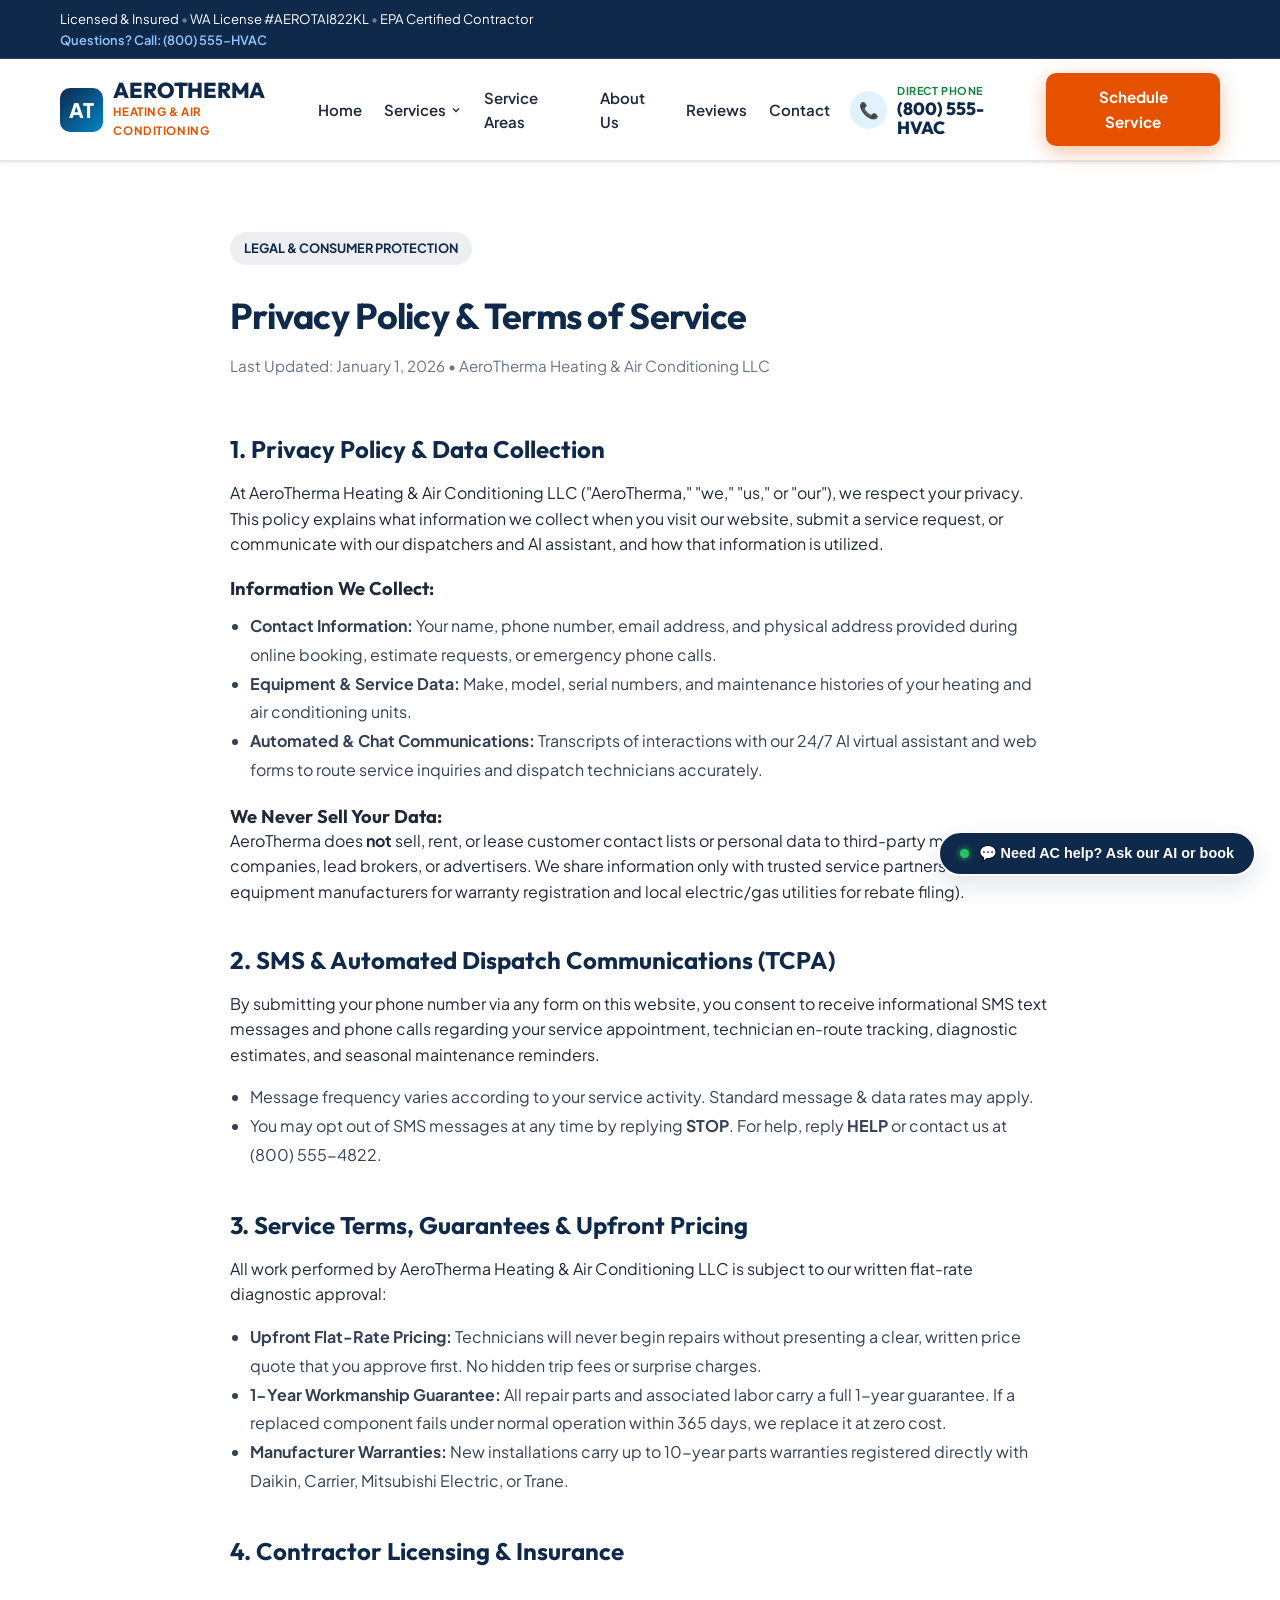
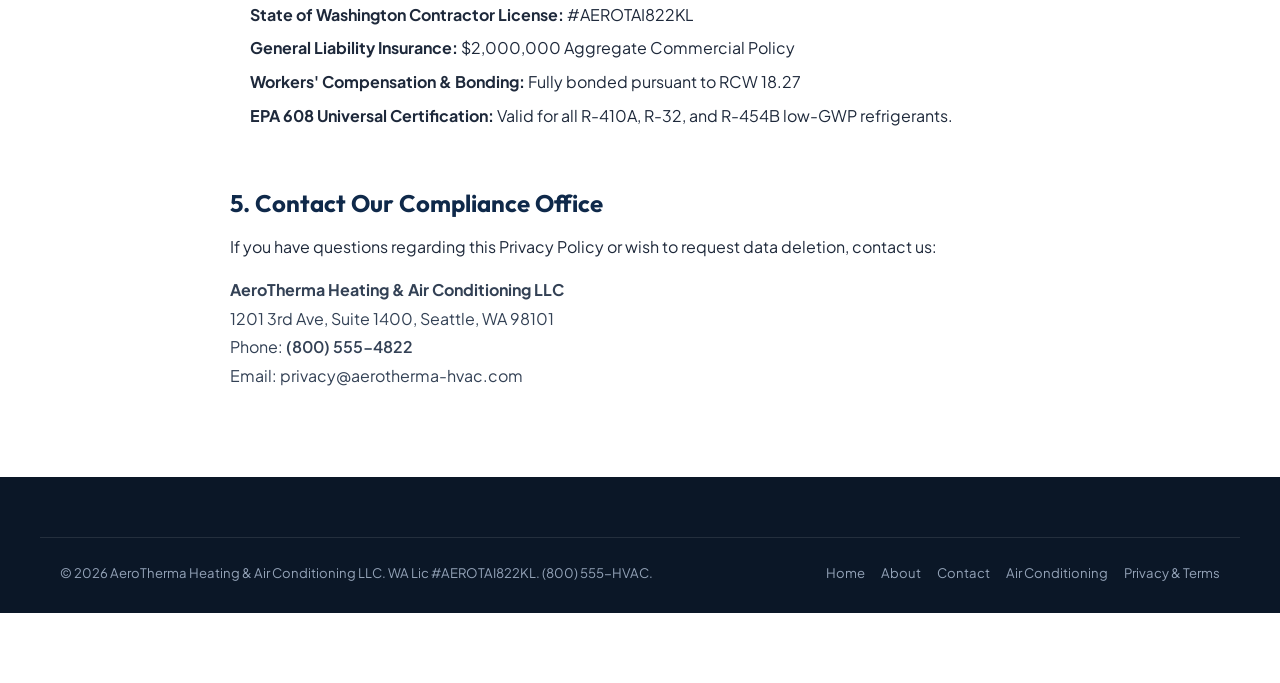
<file: privacy.html>
<!DOCTYPE html>
<html lang="en">
<head>
  <meta charset="UTF-8">
  <meta name="viewport" content="width=device-width, initial-scale=1.0, viewport-fit=cover">
  <title>Privacy Policy & Terms of Service | AeroTherma Heating & Air Conditioning</title>
  <meta name="description" content="Privacy Policy, Terms of Service, and Consumer Disclosures for AeroTherma Heating & Air Conditioning LLC. Licensed contractor WA #AEROTAI822KL.">
  <link rel="icon" type="image/svg+xml" href="favicon.svg">
  <link rel="preconnect" href="https://fonts.googleapis.com">
  <link rel="preconnect" href="https://fonts.gstatic.com" crossorigin>
  <link href="https://fonts.googleapis.com/css2?family=Plus+Jakarta+Sans:wght@400;500;600;700;800&family=Outfit:wght@500;600;700;800&display=swap" rel="stylesheet">
  <link rel="stylesheet" href="style.css">
</head>
<body class="page-light">

  <!-- Top Trust Bar -->
  <aside class="top-trust-bar">
    <div class="container trust-bar-flex">
      <div class="trust-pill-group">
        <span class="trust-pill"><span class="icon-dot-green"></span> Licensed & Insured</span>
        <span class="trust-sep">•</span>
        <span class="trust-text">WA License #AEROTAI822KL</span>
        <span class="trust-sep">•</span>
        <span class="trust-text">EPA Certified Contractor</span>
      </div>
      <div class="trust-contact-group">
        <a href="tel:18005554822" class="trust-link">Questions? Call: (800) 555-HVAC</a>
      </div>
    </div>
  </aside>

  <!-- Site Header -->
  <header class="site-header">
    <div class="container header-inner">
      <a href="index.html" class="brand-logo">
        <div class="logo-badge">AT</div>
        <div class="logo-text">
          <span class="logo-title">AEROTHERMA</span>
          <span class="logo-tag">HEATING & AIR CONDITIONING</span>
        </div>
      </a>

      <nav class="main-nav" id="mainNav">
        <a href="index.html" class="nav-link">Home</a>
        <div class="nav-dropdown">
          <button class="nav-link dropdown-toggle">
            <span>Services</span>
            <svg width="12" height="12" viewBox="0 0 24 24" fill="none" stroke="currentColor" stroke-width="2.5"><polyline points="6 9 12 15 18 9"></polyline></svg>
          </button>
          <div class="dropdown-menu">
            <a href="services-ac.html" class="dropdown-item">❄️ Air Conditioning</a>
            <a href="services-heating.html" class="dropdown-item">🔥 Heating & Furnaces</a>
            <a href="services-maintenance.html" class="dropdown-item">🛡️ Maintenance Plans ($89 Tune-Ups)</a>
            <a href="services-air-quality.html" class="dropdown-item">🍃 Indoor Air Quality</a>
            <a href="services-ducts.html" class="dropdown-item">💨 Duct Cleaning & Sealing</a>
            <a href="services-emergency.html" class="dropdown-item emergency-link">🚨 24/7 Emergency Repairs</a>
          </div>
        </div>
        <a href="service-area-seattle.html" class="nav-link">Service Areas</a>
        <a href="about.html" class="nav-link">About Us</a>
        <a href="reviews.html" class="nav-link">Reviews</a>
        <a href="contact.html" class="nav-link">Contact</a>
      </nav>

      <div class="header-actions">
        <a href="tel:18005554822" class="header-phone-box">
          <div class="phone-icon-circle">📞</div>
          <div class="phone-meta">
            <span class="phone-top-label">DIRECT PHONE</span>
            <span class="phone-num">(800) 555-HVAC</span>
          </div>
        </a>
        <a href="contact.html" class="btn btn-cta-orange">Schedule Service</a>
      </div>
    </div>
  </header>

  <main>
    <section class="section-padded">
      <div class="container" style="max-width: 860px;">
        <span class="emergency-pill" style="background: rgba(15, 41, 74, 0.08); color: var(--color-primary); border-color: rgba(15, 41, 74, 0.2);">LEGAL & CONSUMER PROTECTION</span>
        <h1 class="hero-title" style="margin-top: 12px; font-size: 2.25rem;">Privacy Policy & Terms of Service</h1>
        <p style="color: #64748b; font-size: 0.95rem;">Last Updated: January 1, 2026 • AeroTherma Heating & Air Conditioning LLC</p>

        <hr style="margin: 24px 0 32px; border: 0; border-top: 1px solid var(--color-border);">

        <!-- Section 1: Privacy Policy -->
        <h2 style="font-size: 1.5rem; color: var(--color-primary); margin-bottom: 16px;">1. Privacy Policy & Data Collection</h2>
        <p>
          At AeroTherma Heating & Air Conditioning LLC ("AeroTherma," "we," "us," or "our"), we respect your privacy. This policy explains what information we collect when you visit our website, submit a service request, or communicate with our dispatchers and AI assistant, and how that information is utilized.
        </p>
        <h3 style="font-size: 1.15rem; color: #1e293b; margin-top: 20px;">Information We Collect:</h3>
        <ul style="margin: 12px 0 20px 20px; line-height: 1.8; color: #334155;">
          <li><strong>Contact Information:</strong> Your name, phone number, email address, and physical address provided during online booking, estimate requests, or emergency phone calls.</li>
          <li><strong>Equipment & Service Data:</strong> Make, model, serial numbers, and maintenance histories of your heating and air conditioning units.</li>
          <li><strong>Automated & Chat Communications:</strong> Transcripts of interactions with our 24/7 AI virtual assistant and web forms to route service inquiries and dispatch technicians accurately.</li>
        </ul>

        <h3 style="font-size: 1.15rem; color: #1e293b; margin-top: 20px;">We Never Sell Your Data:</h3>
        <p>
          AeroTherma does <strong>not</strong> sell, rent, or lease customer contact lists or personal data to third-party marketing companies, lead brokers, or advertisers. We share information only with trusted service partners (such as equipment manufacturers for warranty registration and local electric/gas utilities for rebate filing).
        </p>

        <!-- Section 2: SMS & Telephone Communications (TCPA Compliance) -->
        <h2 style="font-size: 1.5rem; color: var(--color-primary); margin-top: 40px; margin-bottom: 16px;">2. SMS & Automated Dispatch Communications (TCPA)</h2>
        <p>
          By submitting your phone number via any form on this website, you consent to receive informational SMS text messages and phone calls regarding your service appointment, technician en-route tracking, diagnostic estimates, and seasonal maintenance reminders.
        </p>
        <ul style="margin: 12px 0 20px 20px; line-height: 1.8; color: #334155;">
          <li>Message frequency varies according to your service activity. Standard message & data rates may apply.</li>
          <li>You may opt out of SMS messages at any time by replying <strong>STOP</strong>. For help, reply <strong>HELP</strong> or contact us at (800) 555-4822.</li>
        </ul>

        <!-- Section 3: Terms of Service & Guarantees -->
        <h2 style="font-size: 1.5rem; color: var(--color-primary); margin-top: 40px; margin-bottom: 16px;">3. Service Terms, Guarantees & Upfront Pricing</h2>
        <p>
          All work performed by AeroTherma Heating & Air Conditioning LLC is subject to our written flat-rate diagnostic approval:
        </p>
        <ul style="margin: 12px 0 20px 20px; line-height: 1.8; color: #334155;">
          <li><strong>Upfront Flat-Rate Pricing:</strong> Technicians will never begin repairs without presenting a clear, written price quote that you approve first. No hidden trip fees or surprise charges.</li>
          <li><strong>1-Year Workmanship Guarantee:</strong> All repair parts and associated labor carry a full 1-year guarantee. If a replaced component fails under normal operation within 365 days, we replace it at zero cost.</li>
          <li><strong>Manufacturer Warranties:</strong> New installations carry up to 10-year parts warranties registered directly with Daikin, Carrier, Mitsubishi Electric, or Trane.</li>
        </ul>

        <!-- Section 4: Licensing & Insurance -->
        <h2 style="font-size: 1.5rem; color: var(--color-primary); margin-top: 40px; margin-bottom: 16px;">4. Contractor Licensing & Insurance</h2>
        <div style="background: white; border: 1px solid var(--color-border); border-radius: var(--radius-md); padding: 20px; margin: 16px 0;">
          <p style="margin: 0 0 8px;"><strong>State of Washington Contractor License:</strong> #AEROTAI822KL</p>
          <p style="margin: 0 0 8px;"><strong>General Liability Insurance:</strong> $2,000,000 Aggregate Commercial Policy</p>
          <p style="margin: 0 0 8px;"><strong>Workers' Compensation & Bonding:</strong> Fully bonded pursuant to RCW 18.27</p>
          <p style="margin: 0;"><strong>EPA 608 Universal Certification:</strong> Valid for all R-410A, R-32, and R-454B low-GWP refrigerants.</p>
        </div>

        <!-- Section 5: Contact Information -->
        <h2 style="font-size: 1.5rem; color: var(--color-primary); margin-top: 40px; margin-bottom: 16px;">5. Contact Our Compliance Office</h2>
        <p>
          If you have questions regarding this Privacy Policy or wish to request data deletion, contact us:
        </p>
        <p style="line-height: 1.8; color: #334155;">
          <strong>AeroTherma Heating & Air Conditioning LLC</strong><br>
          1201 3rd Ave, Suite 1400, Seattle, WA 98101<br>
          Phone: <a href="tel:18005554822" style="color: var(--color-accent); font-weight: 600;">(800) 555-4822</a><br>
          Email: privacy@aerotherma-hvac.com
        </p>
      </div>
    </section>
  </main>

  <!-- Footer -->
  <footer class="site-footer">
    <div class="container footer-bottom-bar">
      <div>© 2026 AeroTherma Heating & Air Conditioning LLC. WA Lic #AEROTAI822KL. (800) 555-HVAC.</div>
      <div class="footer-legal-links">
        <a href="index.html">Home</a>
        <a href="about.html">About</a>
        <a href="contact.html">Contact</a>
        <a href="services-ac.html">Air Conditioning</a>
        <a href="privacy.html">Privacy & Terms</a>
      </div>
    </div>
  </footer>

  <!-- Sticky Mobile Action Bar -->
  <aside class="mobile-sticky-action-bar">
    <div class="mobile-action-grid">
      <a href="tel:18005554822" class="mobile-call-btn">📞 Call (800) 555-HVAC</a>
      <a href="contact.html" class="mobile-estimate-btn">📅 Contact Us</a>
    </div>
  </aside>

  <!-- AI Chat Widget -->
  <div class="floating-ai-widget" id="floatingAiWidget">
    <button type="button" class="ai-widget-trigger" id="widgetTrigger">
      <span class="ai-avatar-dot"></span>
      <span>💬 Need AC help? Ask our AI or book</span>
    </button>
    <div class="ai-chat-window" id="chatWindow" style="display: none;">
      <div class="chat-header">
        <div class="chat-title-wrap">
          <strong>AeroTherma Assistant</strong>
          <small>🤖 24/7 AI HVAC Help</small>
        </div>
        <button type="button" class="chat-close-btn" id="closeChatBtn">✕</button>
      </div>
      <div class="chat-body" id="chatMessages">
        <div class="chat-msg msg-ai">
          <div class="msg-bubble">
            Hello! How can I help you today with your heating, cooling, or service questions?
          </div>
        </div>
      </div>
      <div class="chat-footer">
        <form id="chatForm" class="chat-input-row" onsubmit="return false;">
          <input type="text" id="chatInput" class="chat-input-field" placeholder="Ask about our services or guarantees...">
          <button type="submit" class="chat-send-btn">➤</button>
        </form>
      </div>
    </div>
  </div>

  <script src="app.js"></script>
</body>
</html>
</file>
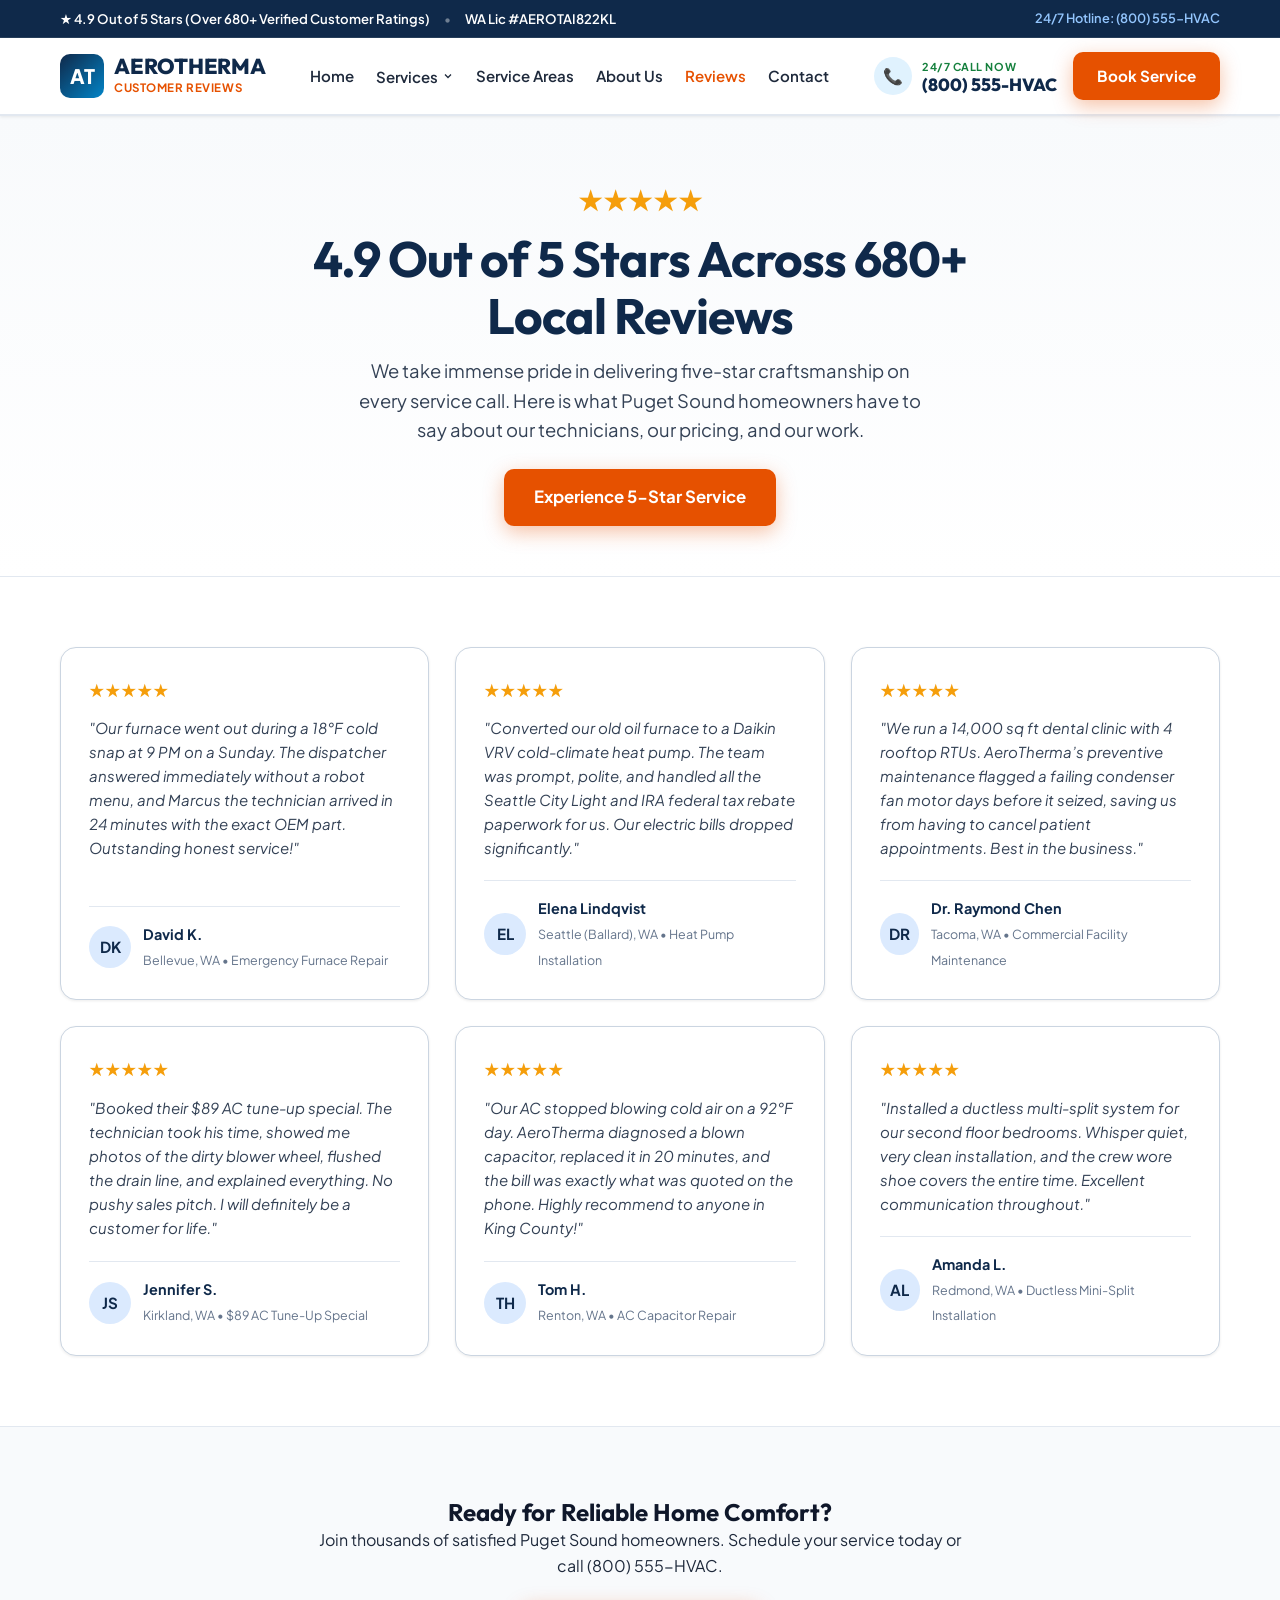
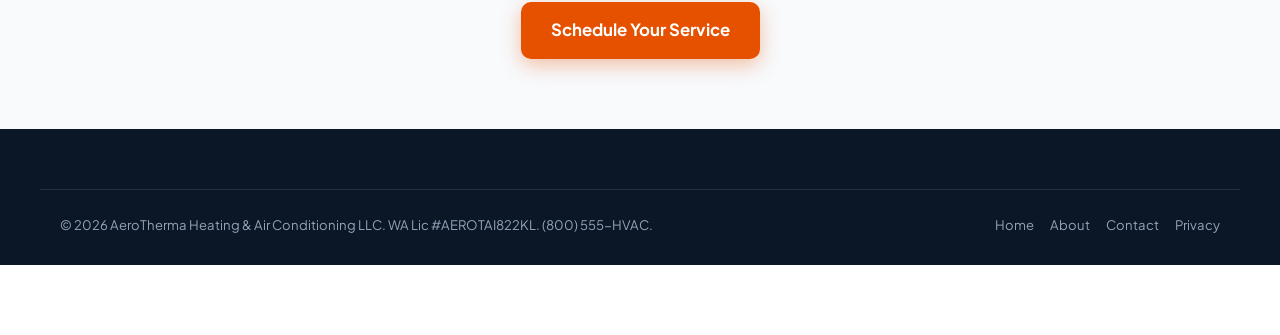
<file: reviews.html>
<!DOCTYPE html>
<html lang="en">
<head>
  <meta charset="UTF-8">
  <meta name="viewport" content="width=device-width, initial-scale=1.0">
  <title>Customer Reviews & Ratings | AeroTherma Heating & Cooling</title>
  <meta name="description" content="Read real verified customer reviews for AeroTherma Heating & AC. 4.9/5 rating from over 680+ Puget Sound homeowners. Emergency furnace, heat pump, and AC repair reviews.">
  <link rel="preconnect" href="https://fonts.googleapis.com">
  <link rel="preconnect" href="https://fonts.gstatic.com" crossorigin>
  <link href="https://fonts.googleapis.com/css2?family=Outfit:wght@500;600;700;800&family=Plus+Jakarta+Sans:wght@400;500;600;700&display=swap" rel="stylesheet">
  <link rel="stylesheet" href="style.css">
  <link rel="icon" type="image/svg+xml" href="favicon.svg">
</head>
<body>
  <aside class="top-trust-bar">
    <div class="container top-trust-content">
      <div class="trust-badges-left">
        <span class="trust-item">★ 4.9 Out of 5 Stars (Over 680+ Verified Customer Ratings)</span>
        <span class="trust-sep">•</span>
        <span class="trust-item">WA Lic #AEROTAI822KL</span>
      </div>
      <div class="trust-links-right">
        <a href="tel:18005554822" class="trust-link">24/7 Hotline: (800) 555-HVAC</a>
      </div>
    </div>
  </aside>

  <header class="site-header">
    <div class="container header-inner">
      <a href="index.html" class="brand-logo">
        <div class="logo-badge">AT</div>
        <div class="logo-text">
          <span class="logo-title">AEROTHERMA</span>
          <span class="logo-tag">CUSTOMER REVIEWS</span>
        </div>
      </a>

      <nav class="main-nav" id="mainNav">
        <a href="index.html" class="nav-link">Home</a>
        <div class="nav-dropdown">
          <button class="nav-link dropdown-toggle">
            <span>Services</span>
            <svg width="12" height="12" viewBox="0 0 24 24" fill="none" stroke="currentColor" stroke-width="2.5"><polyline points="6 9 12 15 18 9"></polyline></svg>
          </button>
          <div class="dropdown-menu">
            <a href="services-ac.html" class="dropdown-item">❄️ Air Conditioning</a>
            <a href="services-heating.html" class="dropdown-item">🔥 Heating & Furnaces</a>
            <a href="services-heating.html#heat-pumps" class="dropdown-item">⚡ Heat Pumps & Inverters</a>
            <a href="services-maintenance.html" class="dropdown-item">🛡️ Maintenance Plans ($89 Tune-Ups)</a>
            <a href="services-emergency.html" class="dropdown-item emergency-link">🚨 24/7 Emergency Repairs</a>
          </div>
        </div>
        <a href="service-area-seattle.html" class="nav-link">Service Areas</a>
        <a href="about.html" class="nav-link">About Us</a>
        <a href="reviews.html" class="nav-link active">Reviews</a>
        <a href="contact.html" class="nav-link">Contact</a>
      </nav>

      <div class="header-actions">
        <a href="tel:18005554822" class="header-phone-box">
          <div class="phone-icon-circle">📞</div>
          <div class="phone-meta">
            <span class="phone-top-label">24/7 CALL NOW</span>
            <span class="phone-num">(800) 555-HVAC</span>
          </div>
        </a>
        <a href="contact.html" class="btn btn-cta-orange">Book Service</a>
      </div>
    </div>
  </header>

  <main>
    <section class="hero-clean">
      <div class="container text-center" style="max-width: 800px;">
        <div class="review-stars" style="font-size: 1.8rem; margin-bottom: 8px;">★★★★★</div>
        <h1 class="hero-title" style="margin-bottom: 12px;">4.9 Out of 5 Stars Across 680+ Local Reviews</h1>
        <p class="hero-text" style="margin: 0 auto 24px auto;">
          We take immense pride in delivering five-star craftsmanship on every service call. Here is what Puget Sound homeowners have to say about our technicians, our pricing, and our work.
        </p>
        <a href="contact.html" class="btn btn-cta-orange btn-lg">Experience 5-Star Service</a>
      </div>
    </section>

    <!-- Reviews Grid -->
    <section class="section-padded">
      <div class="container">
        <div class="reviews-grid-3">
          <div class="review-box">
            <div class="review-stars">★★★★★</div>
            <p class="review-quote">
              "Our furnace went out during a 18°F cold snap at 9 PM on a Sunday. The dispatcher answered immediately without a robot menu, and Marcus the technician arrived in 24 minutes with the exact OEM part. Outstanding honest service!"
            </p>
            <div class="reviewer-info">
              <div class="reviewer-initials">DK</div>
              <div class="reviewer-meta">
                <strong>David K.</strong>
                <span>Bellevue, WA • Emergency Furnace Repair</span>
              </div>
            </div>
          </div>

          <div class="review-box">
            <div class="review-stars">★★★★★</div>
            <p class="review-quote">
              "Converted our old oil furnace to a Daikin VRV cold-climate heat pump. The team was prompt, polite, and handled all the Seattle City Light and IRA federal tax rebate paperwork for us. Our electric bills dropped significantly."
            </p>
            <div class="reviewer-info">
              <div class="reviewer-initials">EL</div>
              <div class="reviewer-meta">
                <strong>Elena Lindqvist</strong>
                <span>Seattle (Ballard), WA • Heat Pump Installation</span>
              </div>
            </div>
          </div>

          <div class="review-box">
            <div class="review-stars">★★★★★</div>
            <p class="review-quote">
              "We run a 14,000 sq ft dental clinic with 4 rooftop RTUs. AeroTherma’s preventive maintenance flagged a failing condenser fan motor days before it seized, saving us from having to cancel patient appointments. Best in the business."
            </p>
            <div class="reviewer-info">
              <div class="reviewer-initials">DR</div>
              <div class="reviewer-meta">
                <strong>Dr. Raymond Chen</strong>
                <span>Tacoma, WA • Commercial Facility Maintenance</span>
              </div>
            </div>
          </div>

          <div class="review-box">
            <div class="review-stars">★★★★★</div>
            <p class="review-quote">
              "Booked their $89 AC tune-up special. The technician took his time, showed me photos of the dirty blower wheel, flushed the drain line, and explained everything. No pushy sales pitch. I will definitely be a customer for life."
            </p>
            <div class="reviewer-info">
              <div class="reviewer-initials">JS</div>
              <div class="reviewer-meta">
                <strong>Jennifer S.</strong>
                <span>Kirkland, WA • $89 AC Tune-Up Special</span>
              </div>
            </div>
          </div>

          <div class="review-box">
            <div class="review-stars">★★★★★</div>
            <p class="review-quote">
              "Our AC stopped blowing cold air on a 92°F day. AeroTherma diagnosed a blown capacitor, replaced it in 20 minutes, and the bill was exactly what was quoted on the phone. Highly recommend to anyone in King County!"
            </p>
            <div class="reviewer-info">
              <div class="reviewer-initials">TH</div>
              <div class="reviewer-meta">
                <strong>Tom H.</strong>
                <span>Renton, WA • AC Capacitor Repair</span>
              </div>
            </div>
          </div>

          <div class="review-box">
            <div class="review-stars">★★★★★</div>
            <p class="review-quote">
              "Installed a ductless multi-split system for our second floor bedrooms. Whisper quiet, very clean installation, and the crew wore shoe covers the entire time. Excellent communication throughout."
            </p>
            <div class="reviewer-info">
              <div class="reviewer-initials">AL</div>
              <div class="reviewer-meta">
                <strong>Amanda L.</strong>
                <span>Redmond, WA • Ductless Mini-Split Installation</span>
              </div>
            </div>
          </div>
        </div>
      </div>
    </section>

    <!-- Bottom CTA -->
    <section class="cta-form-section">
      <div class="container text-center" style="max-width: 700px;">
        <h2>Ready for Reliable Home Comfort?</h2>
        <p style="margin-bottom: 24px;">Join thousands of satisfied Puget Sound homeowners. Schedule your service today or call (800) 555-HVAC.</p>
        <a href="contact.html" class="btn btn-cta-orange btn-lg">Schedule Your Service</a>
      </div>
    </section>
  </main>

  <footer class="site-footer">
    <div class="container footer-bottom-bar">
      <div>© 2026 AeroTherma Heating & Air Conditioning LLC. WA Lic #AEROTAI822KL. (800) 555-HVAC.</div>
      <div class="footer-legal-links">
        <a href="index.html">Home</a>
        <a href="about.html">About</a>
        <a href="contact.html">Contact</a>
        <a href="privacy.html">Privacy</a>
      </div>
    </div>
  </footer>

  <aside class="mobile-sticky-action-bar">
    <div class="mobile-action-grid">
      <a href="tel:18005554822" class="mobile-call-btn">📞 Call (800) 555-HVAC</a>
      <a href="contact.html" class="mobile-estimate-btn">📅 Book Service</a>
    </div>
  </aside>

  <script src="app.js"></script>
</body>
</html>
</file>
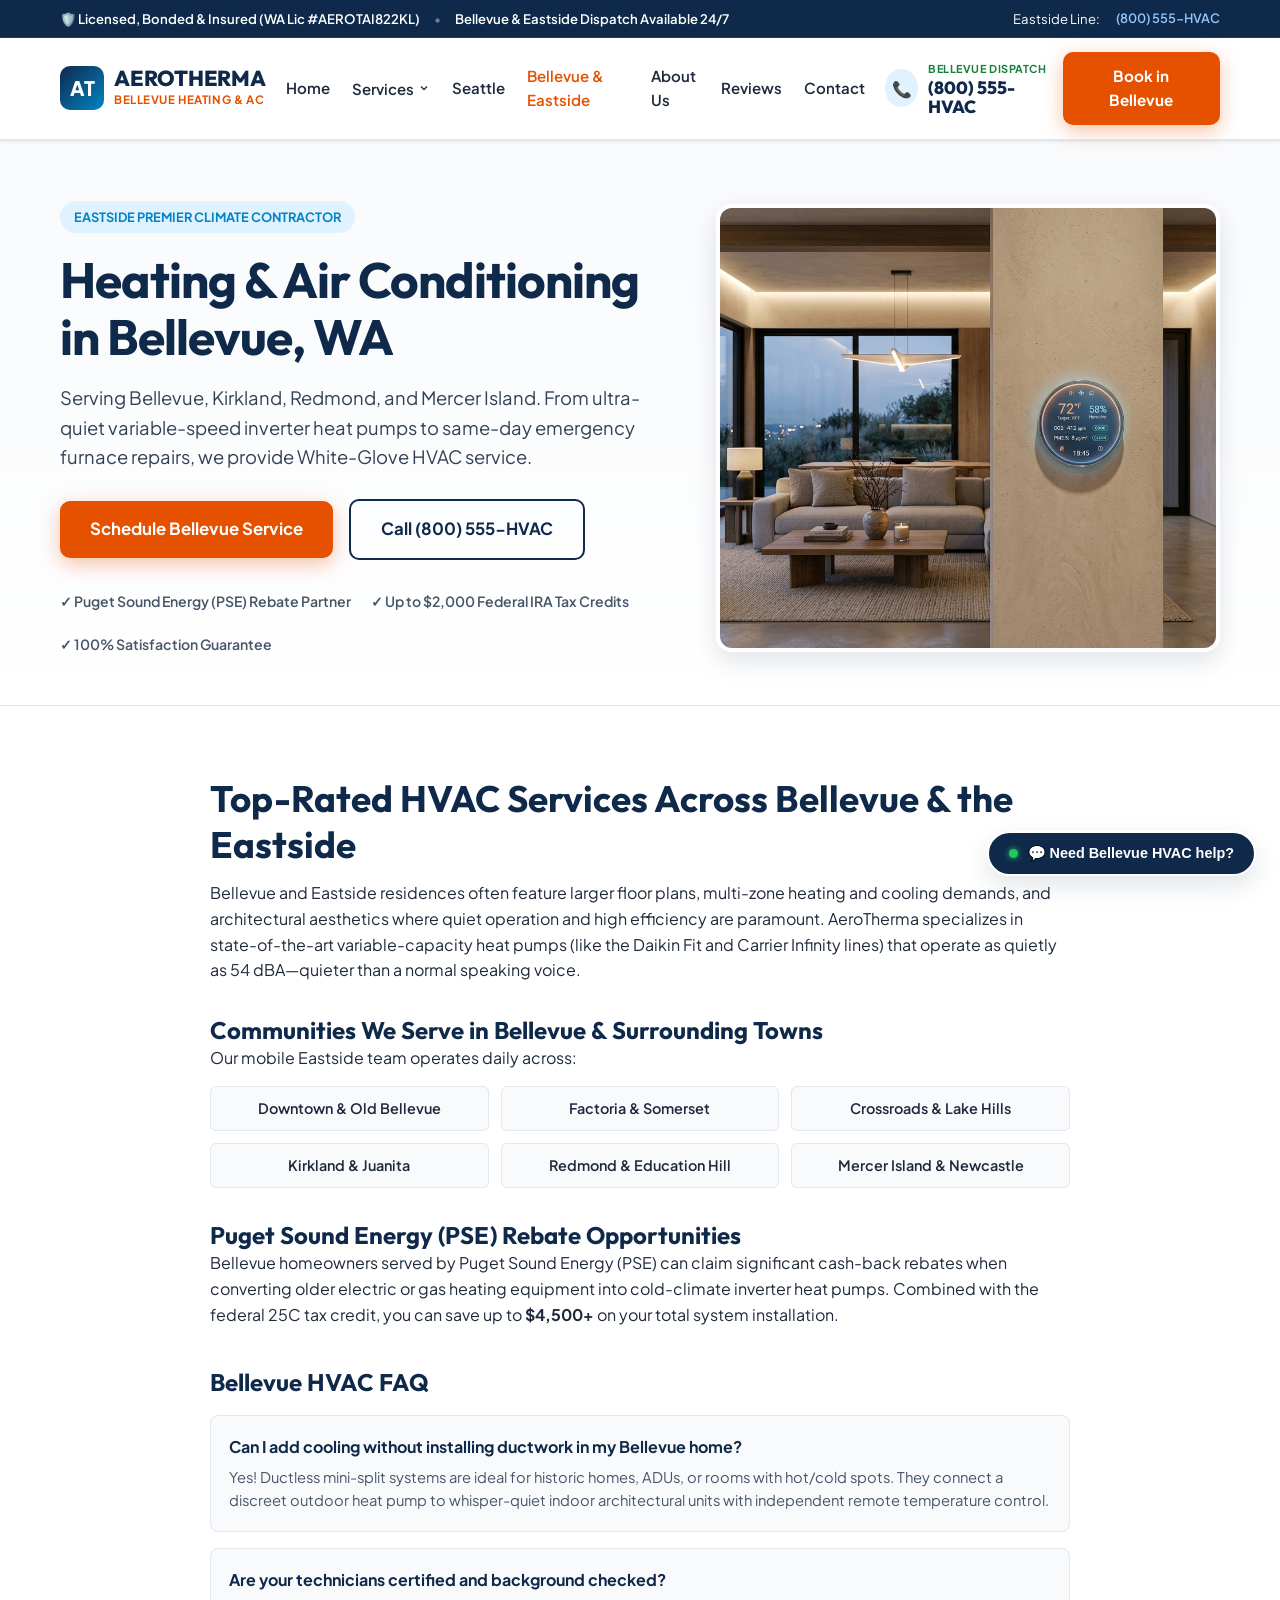
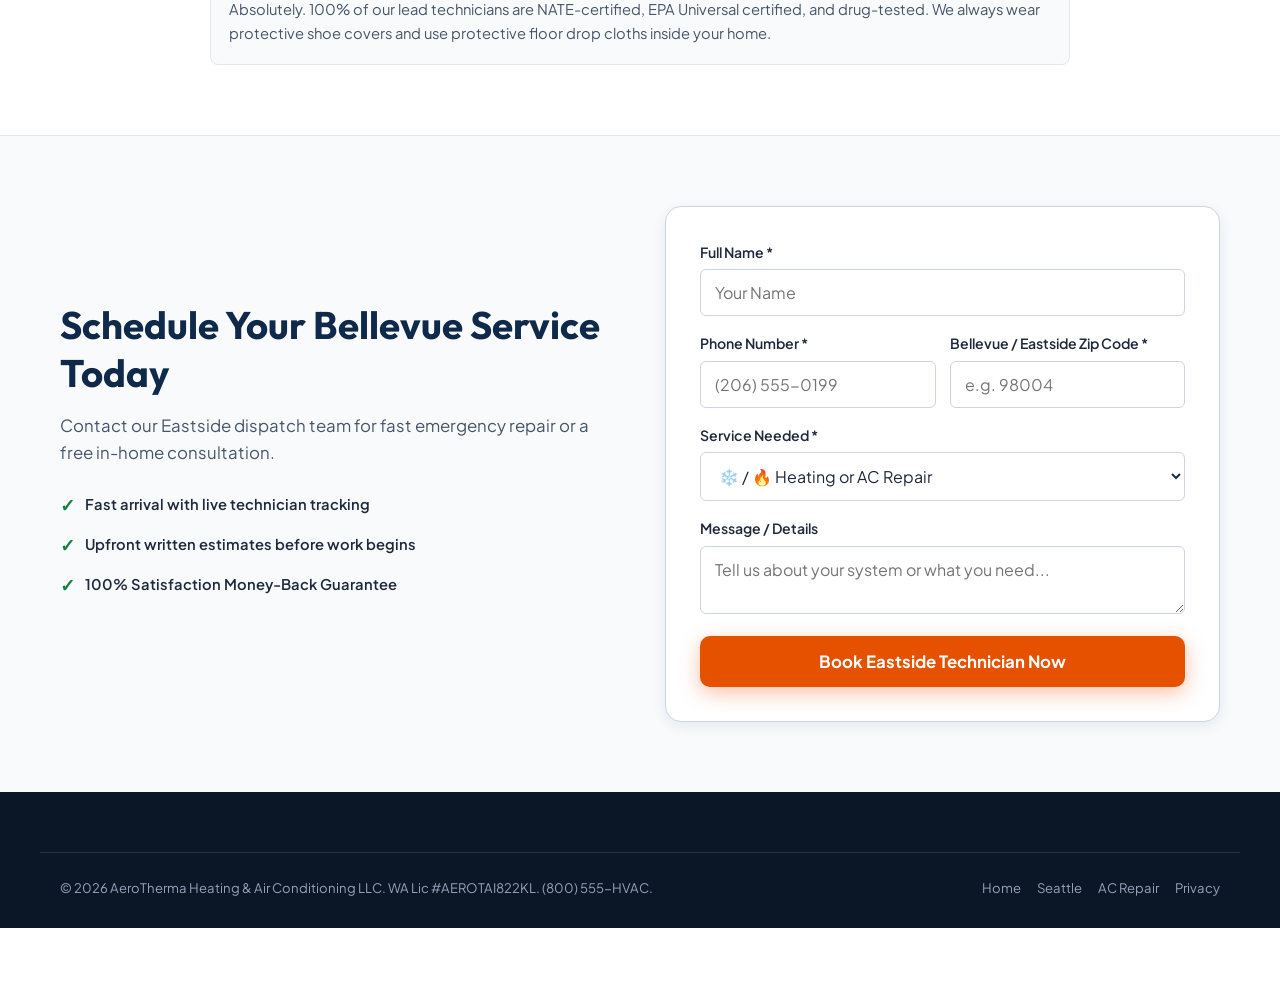
<file: service-area-bellevue.html>
<!DOCTYPE html>
<html lang="en">
<head>
  <meta charset="UTF-8">
  <meta name="viewport" content="width=device-width, initial-scale=1.0">
  <title>HVAC Repair & Heat Pump Installation in Bellevue, WA | AeroTherma</title>
  <meta name="description" content="Premier heating, AC repair, and heat pump installation in Bellevue, Kirkland & Redmond, WA. Fast 24/7 service, PSE rebates, and upfront pricing. Call (800) 555-HVAC.">
  <link rel="preconnect" href="https://fonts.googleapis.com">
  <link rel="preconnect" href="https://fonts.gstatic.com" crossorigin>
  <link href="https://fonts.googleapis.com/css2?family=Outfit:wght@500;600;700;800&family=Plus+Jakarta+Sans:wght@400;500;600;700&display=swap" rel="stylesheet">
  <link rel="stylesheet" href="style.css">
  <link rel="icon" type="image/svg+xml" href="favicon.svg">
</head>
<body>
  <aside class="top-trust-bar">
    <div class="container top-trust-content">
      <div class="trust-badges-left">
        <span class="trust-item">🛡️ Licensed, Bonded & Insured (WA Lic #AEROTAI822KL)</span>
        <span class="trust-sep">•</span>
        <span class="trust-item">Bellevue & Eastside Dispatch Available 24/7</span>
      </div>
      <div class="trust-links-right">
        <span>Eastside Line:</span>
        <a href="tel:18005554822" class="trust-link">(800) 555-HVAC</a>
      </div>
    </div>
  </aside>

  <header class="site-header">
    <div class="container header-inner">
      <a href="index.html" class="brand-logo">
        <div class="logo-badge">AT</div>
        <div class="logo-text">
          <span class="logo-title">AEROTHERMA</span>
          <span class="logo-tag">BELLEVUE HEATING & AC</span>
        </div>
      </a>

      <nav class="main-nav" id="mainNav">
        <a href="index.html" class="nav-link">Home</a>
        <div class="nav-dropdown">
          <button class="nav-link dropdown-toggle">
            <span>Services</span>
            <svg width="12" height="12" viewBox="0 0 24 24" fill="none" stroke="currentColor" stroke-width="2.5"><polyline points="6 9 12 15 18 9"></polyline></svg>
          </button>
          <div class="dropdown-menu">
            <a href="services-ac.html" class="dropdown-item">❄️ Air Conditioning</a>
            <a href="services-heating.html" class="dropdown-item">🔥 Heating & Furnaces</a>
            <a href="services-heating.html#heat-pumps" class="dropdown-item">⚡ Heat Pumps & Inverters</a>
            <a href="services-maintenance.html" class="dropdown-item">🛡️ Maintenance Plans ($89 Tune-Ups)</a>
            <a href="services-emergency.html" class="dropdown-item emergency-link">🚨 24/7 Emergency Repairs</a>
          </div>
        </div>
        <a href="service-area-seattle.html" class="nav-link">Seattle</a>
        <a href="service-area-bellevue.html" class="nav-link active">Bellevue & Eastside</a>
        <a href="about.html" class="nav-link">About Us</a>
        <a href="reviews.html" class="nav-link">Reviews</a>
        <a href="contact.html" class="nav-link">Contact</a>
      </nav>

      <div class="header-actions">
        <a href="tel:18005554822" class="header-phone-box">
          <div class="phone-icon-circle">📞</div>
          <div class="phone-meta">
            <span class="phone-top-label">BELLEVUE DISPATCH</span>
            <span class="phone-num">(800) 555-HVAC</span>
          </div>
        </a>
        <a href="#contact-quote-form" class="btn btn-cta-orange">Book in Bellevue</a>
      </div>
    </div>
  </header>

  <main>
    <section class="hero-clean">
      <div class="container hero-grid">
        <div class="hero-left">
          <span class="emergency-pill" style="background-color: #e0f2fe; color: #0284c7;">EASTSIDE PREMIER CLIMATE CONTRACTOR</span>
          <h1 class="hero-title">Heating & Air Conditioning in Bellevue, WA</h1>
          <p class="hero-text">
            Serving Bellevue, Kirkland, Redmond, and Mercer Island. From ultra-quiet variable-speed inverter heat pumps to same-day emergency furnace repairs, we provide White-Glove HVAC service.
          </p>
          <div class="hero-cta-row">
            <a href="#contact-quote-form" class="btn btn-cta-orange btn-lg">Schedule Bellevue Service</a>
            <a href="tel:18005554822" class="btn btn-navy-outline btn-lg">Call (800) 555-HVAC</a>
          </div>
          <div class="hero-quick-points">
            <span>✓ Puget Sound Energy (PSE) Rebate Partner</span>
            <span>✓ Up to $2,000 Federal IRA Tax Credits</span>
            <span>✓ 100% Satisfaction Guarantee</span>
          </div>
        </div>

        <div class="hero-right">
          <div class="hero-photo-wrap">
            <img src="assets/images/smart_thermostat.jpg" alt="Luxury home smart thermostat installed in Bellevue WA" class="hero-img">
          </div>
        </div>
      </div>
    </section>

    <section class="section-padded">
      <div class="container" style="max-width: 900px;">
        <h2 class="section-title text-navy">Top-Rated HVAC Services Across Bellevue & the Eastside</h2>
        <p>
          Bellevue and Eastside residences often feature larger floor plans, multi-zone heating and cooling demands, and architectural aesthetics where quiet operation and high efficiency are paramount. AeroTherma specializes in state-of-the-art variable-capacity heat pumps (like the Daikin Fit and Carrier Infinity lines) that operate as quietly as 54 dBA—quieter than a normal speaking voice.
        </p>

        <h3 style="margin-top: 32px; font-size: 1.5rem; color: var(--color-primary);">Communities We Serve in Bellevue & Surrounding Towns</h3>
        <p>
          Our mobile Eastside team operates daily across:
        </p>
        <div style="display: grid; grid-template-columns: repeat(3, 1fr); gap: 12px; margin: 16px 0 24px 0;">
          <div style="background: #f8fafc; padding: 10px; border-radius: 6px; font-weight: 600; font-size: 0.9rem; text-align: center; border: 1px solid #e2e8f0;">Downtown & Old Bellevue</div>
          <div style="background: #f8fafc; padding: 10px; border-radius: 6px; font-weight: 600; font-size: 0.9rem; text-align: center; border: 1px solid #e2e8f0;">Factoria & Somerset</div>
          <div style="background: #f8fafc; padding: 10px; border-radius: 6px; font-weight: 600; font-size: 0.9rem; text-align: center; border: 1px solid #e2e8f0;">Crossroads & Lake Hills</div>
          <div style="background: #f8fafc; padding: 10px; border-radius: 6px; font-weight: 600; font-size: 0.9rem; text-align: center; border: 1px solid #e2e8f0;">Kirkland & Juanita</div>
          <div style="background: #f8fafc; padding: 10px; border-radius: 6px; font-weight: 600; font-size: 0.9rem; text-align: center; border: 1px solid #e2e8f0;">Redmond & Education Hill</div>
          <div style="background: #f8fafc; padding: 10px; border-radius: 6px; font-weight: 600; font-size: 0.9rem; text-align: center; border: 1px solid #e2e8f0;">Mercer Island & Newcastle</div>
        </div>

        <h3 style="margin-top: 32px; font-size: 1.5rem; color: var(--color-primary);">Puget Sound Energy (PSE) Rebate Opportunities</h3>
        <p>
          Bellevue homeowners served by Puget Sound Energy (PSE) can claim significant cash-back rebates when converting older electric or gas heating equipment into cold-climate inverter heat pumps. Combined with the federal 25C tax credit, you can save up to <strong>$4,500+</strong> on your total system installation.
        </p>

        <h3 style="margin-top: 40px; font-size: 1.5rem; color: var(--color-primary);">Bellevue HVAC FAQ</h3>
        <div style="margin-top: 18px; display: flex; flex-direction: column; gap: 16px;">
          <div style="background: #f8fafc; border: 1px solid #e2e8f0; padding: 18px; border-radius: 8px;">
            <strong style="color: var(--color-primary); display: block; margin-bottom: 6px;">Can I add cooling without installing ductwork in my Bellevue home?</strong>
            <p style="margin-bottom: 0; font-size: 0.92rem; color: #475569;">
              Yes! Ductless mini-split systems are ideal for historic homes, ADUs, or rooms with hot/cold spots. They connect a discreet outdoor heat pump to whisper-quiet indoor architectural units with independent remote temperature control.
            </p>
          </div>
          <div style="background: #f8fafc; border: 1px solid #e2e8f0; padding: 18px; border-radius: 8px;">
            <strong style="color: var(--color-primary); display: block; margin-bottom: 6px;">Are your technicians certified and background checked?</strong>
            <p style="margin-bottom: 0; font-size: 0.92rem; color: #475569;">
              Absolutely. 100% of our lead technicians are NATE-certified, EPA Universal certified, and drug-tested. We always wear protective shoe covers and use protective floor drop cloths inside your home.
            </p>
          </div>
        </div>
      </div>
    </section>

    <!-- 4-5 Field City Contact Form -->
    <section class="cta-form-section" id="contact-quote-form">
      <div class="container cta-form-grid">
        <div class="cta-info-box">
          <h2>Schedule Your Bellevue Service Today</h2>
          <p>Contact our Eastside dispatch team for fast emergency repair or a free in-home consultation.</p>
          <div class="guarantee-badges">
            <div class="g-badge"><span class="g-badge-icon">✓</span><span>Fast arrival with live technician tracking</span></div>
            <div class="g-badge"><span class="g-badge-icon">✓</span><span>Upfront written estimates before work begins</span></div>
            <div class="g-badge"><span class="g-badge-icon">✓</span><span>100% Satisfaction Money-Back Guarantee</span></div>
          </div>
        </div>

        <div class="contact-card-clean">
          <form id="bellevueLeadForm" onsubmit="return false;">
            <div class="form-group">
              <label class="form-label">Full Name *</label>
              <input type="text" class="form-input" id="belName" placeholder="Your Name" required>
            </div>
            <div class="form-row-2">
              <div class="form-group">
                <label class="form-label">Phone Number *</label>
                <input type="tel" class="form-input" id="belPhone" placeholder="(206) 555-0199" required>
              </div>
              <div class="form-group">
                <label class="form-label">Bellevue / Eastside Zip Code *</label>
                <input type="text" class="form-input" id="belZip" placeholder="e.g. 98004" maxlength="5" required>
              </div>
            </div>
            <div class="form-group">
              <label class="form-label">Service Needed *</label>
              <select class="form-select" id="belService">
                <option value="repair" selected>❄️ / 🔥 Heating or AC Repair</option>
                <option value="heatpump">⚡ Free In-Home Heat Pump Replacement Estimate</option>
                <option value="tuneup">🛡️ $89 Precision Seasonal Tune-Up</option>
              </select>
            </div>
            <div class="form-group">
              <label class="form-label">Message / Details</label>
              <textarea class="form-textarea" id="belNotes" rows="2" placeholder="Tell us about your system or what you need..."></textarea>
            </div>
            <button type="submit" class="btn btn-cta-orange btn-full btn-lg" id="submitBelBtn">
              <span>Book Eastside Technician Now</span>
            </button>
          </form>
          <div id="belFeedback" class="form-feedback" style="display: none;"></div>
        </div>
      </div>
    </section>
  </main>

  <footer class="site-footer">
    <div class="container footer-bottom-bar">
      <div>© 2026 AeroTherma Heating & Air Conditioning LLC. WA Lic #AEROTAI822KL. (800) 555-HVAC.</div>
      <div class="footer-legal-links">
        <a href="index.html">Home</a>
        <a href="service-area-seattle.html">Seattle</a>
        <a href="services-ac.html">AC Repair</a>
        <a href="privacy.html">Privacy</a>
      </div>
    </div>
  </footer>

  <aside class="mobile-sticky-action-bar">
    <div class="mobile-action-grid">
      <a href="tel:18005554822" class="mobile-call-btn">📞 Call (800) 555-HVAC</a>
      <a href="#contact-quote-form" class="mobile-estimate-btn">📅 Book in Bellevue</a>
    </div>
  </aside>

  <div class="floating-ai-widget" id="floatingAiWidget">
    <button type="button" class="ai-widget-trigger" id="widgetTrigger">
      <span class="ai-avatar-dot"></span>
      <span>💬 Need Bellevue HVAC help?</span>
    </button>
    <div class="ai-chat-window" id="chatWindow" style="display: none;">
      <div class="chat-header">
        <div class="chat-title-wrap">
          <strong>AeroTherma Eastside Assistant</strong>
          <small>🤖 24/7 AI Local Help</small>
        </div>
        <button type="button" class="chat-close-btn" id="closeChatBtn">✕</button>
      </div>
      <div class="chat-body" id="chatMessages">
        <div class="chat-msg msg-ai">
          <div class="msg-bubble">
            Hello! We have active service units in Bellevue, Kirkland, and Redmond. How can I help you today?
          </div>
        </div>
      </div>
      <div class="chat-footer">
        <form id="chatForm" class="chat-input-row" onsubmit="return false;">
          <input type="text" id="chatInput" class="chat-input-field" placeholder="Ask about Bellevue HVAC services...">
          <button type="submit" class="chat-send-btn">➤</button>
        </form>
      </div>
    </div>
  </div>

  <script src="app.js"></script>
</body>
</html>
</file>
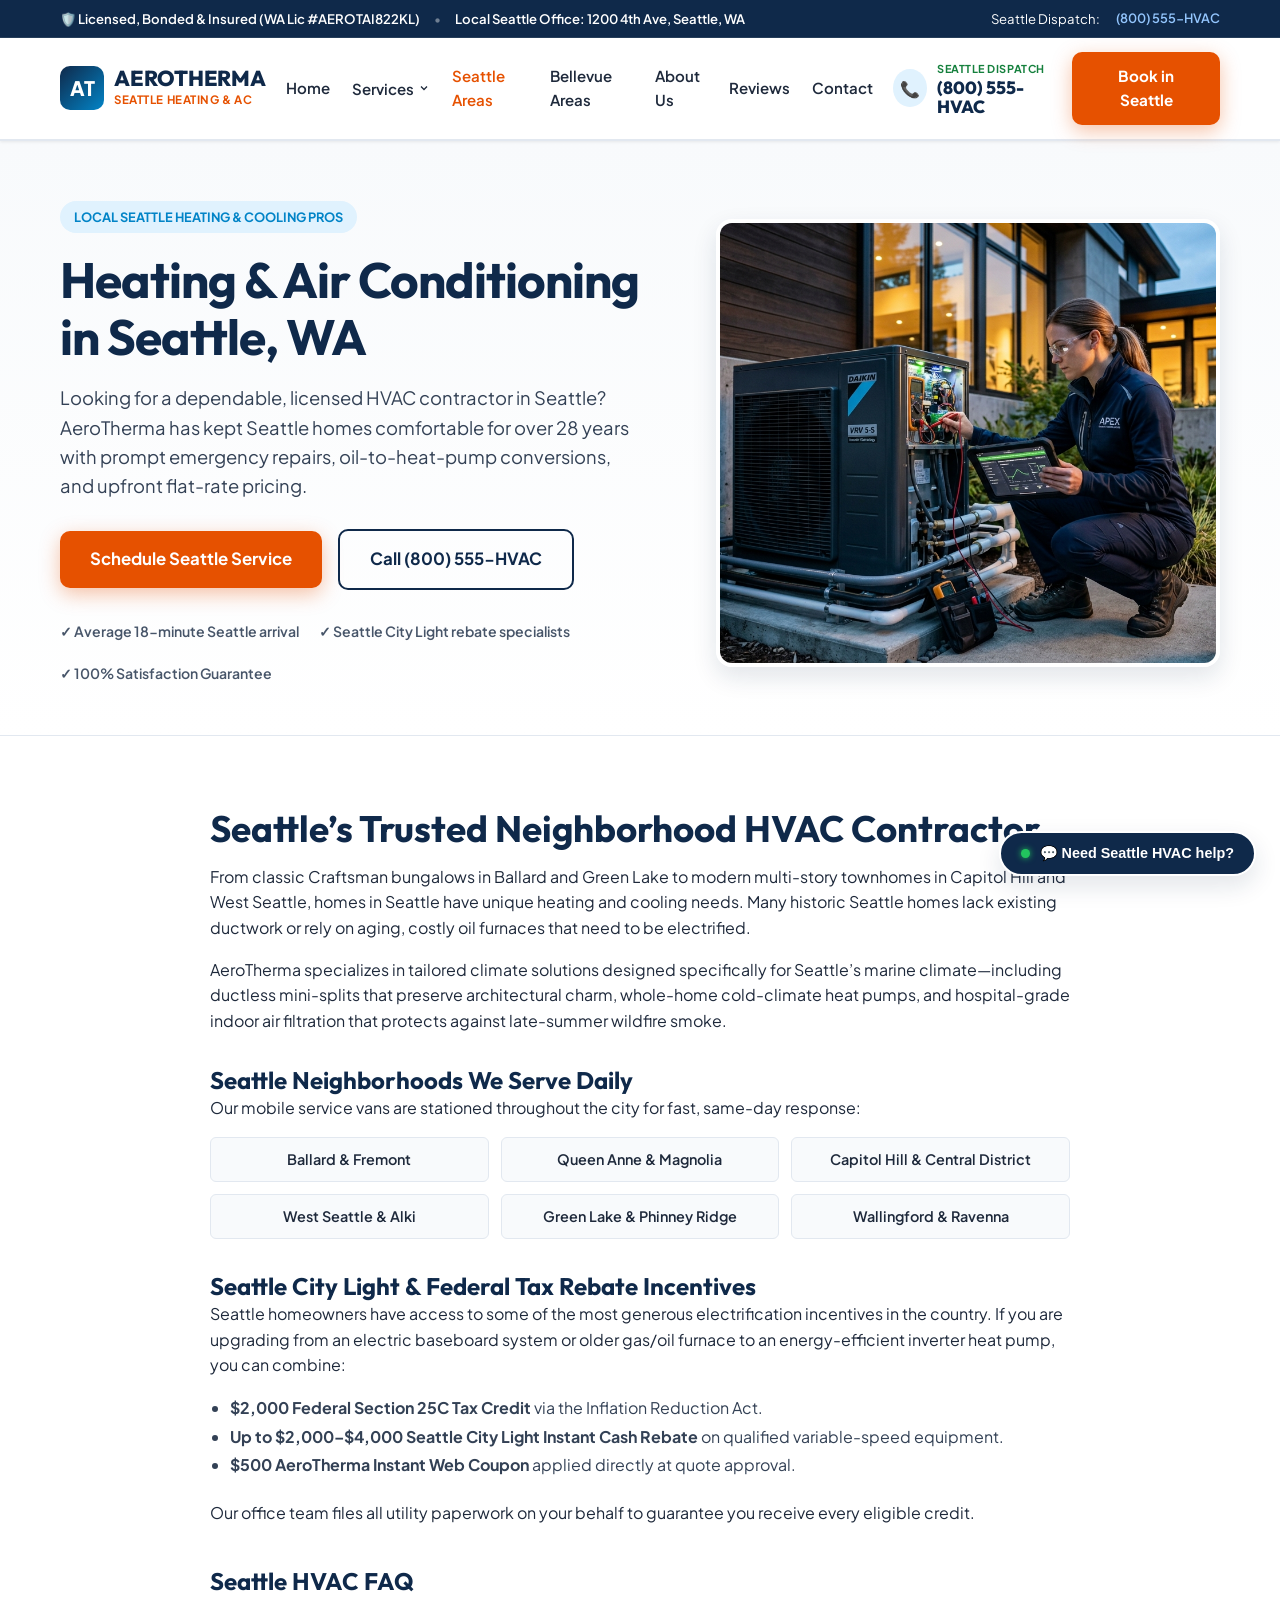
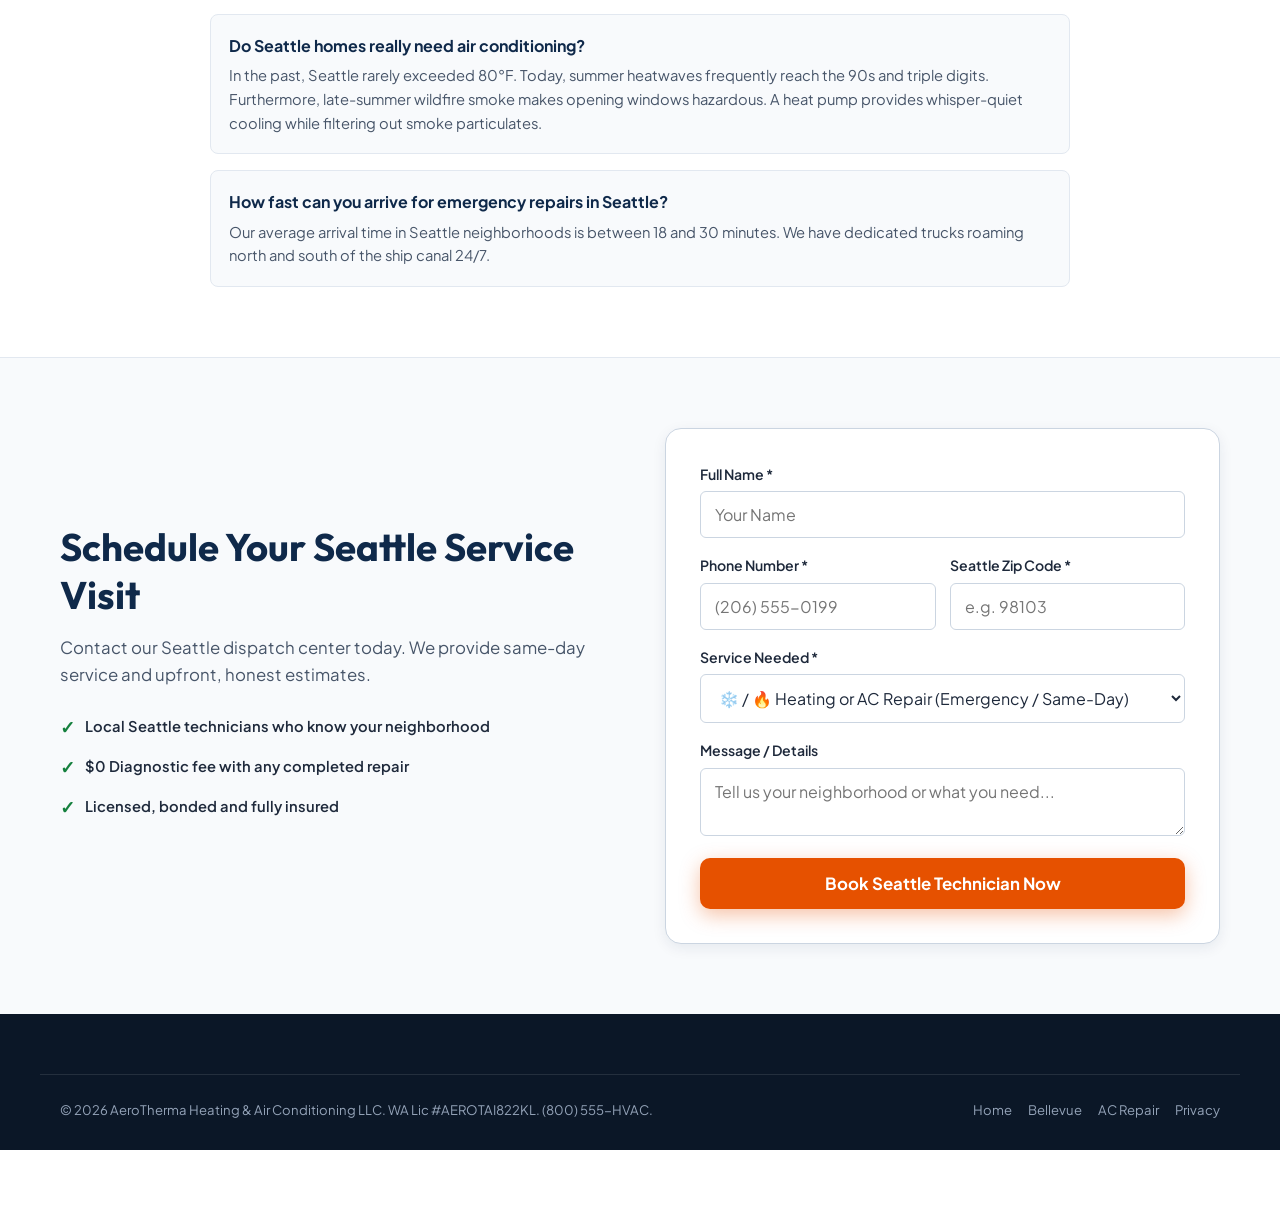
<file: service-area-seattle.html>
<!DOCTYPE html>
<html lang="en">
<head>
  <meta charset="UTF-8">
  <meta name="viewport" content="width=device-width, initial-scale=1.0">
  <title>HVAC Repair & Heat Pump Installation in Seattle, WA | AeroTherma</title>
  <meta name="description" content="Top-rated heating, AC repair, and heat pump installation in Seattle, WA. Serving Ballard, Queen Anne, Capitol Hill, West Seattle & Green Lake. Call (800) 555-HVAC.">
  <link rel="preconnect" href="https://fonts.googleapis.com">
  <link rel="preconnect" href="https://fonts.gstatic.com" crossorigin>
  <link href="https://fonts.googleapis.com/css2?family=Outfit:wght@500;600;700;800&family=Plus+Jakarta+Sans:wght@400;500;600;700&display=swap" rel="stylesheet">
  <link rel="stylesheet" href="style.css">
  <link rel="icon" type="image/svg+xml" href="favicon.svg">
</head>
<body>
  <!-- Top Trust Bar -->
  <aside class="top-trust-bar">
    <div class="container top-trust-content">
      <div class="trust-badges-left">
        <span class="trust-item">🛡️ Licensed, Bonded & Insured (WA Lic #AEROTAI822KL)</span>
        <span class="trust-sep">•</span>
        <span class="trust-item">Local Seattle Office: 1200 4th Ave, Seattle, WA</span>
      </div>
      <div class="trust-links-right">
        <span>Seattle Dispatch:</span>
        <a href="tel:18005554822" class="trust-link">(800) 555-HVAC</a>
      </div>
    </div>
  </aside>

  <!-- Site Header -->
  <header class="site-header">
    <div class="container header-inner">
      <a href="index.html" class="brand-logo">
        <div class="logo-badge">AT</div>
        <div class="logo-text">
          <span class="logo-title">AEROTHERMA</span>
          <span class="logo-tag">SEATTLE HEATING & AC</span>
        </div>
      </a>

      <nav class="main-nav" id="mainNav">
        <a href="index.html" class="nav-link">Home</a>
        <div class="nav-dropdown">
          <button class="nav-link dropdown-toggle">
            <span>Services</span>
            <svg width="12" height="12" viewBox="0 0 24 24" fill="none" stroke="currentColor" stroke-width="2.5"><polyline points="6 9 12 15 18 9"></polyline></svg>
          </button>
          <div class="dropdown-menu">
            <a href="services-ac.html" class="dropdown-item">❄️ Air Conditioning</a>
            <a href="services-heating.html" class="dropdown-item">🔥 Heating & Furnaces</a>
            <a href="services-heating.html#heat-pumps" class="dropdown-item">⚡ Heat Pumps & Inverters</a>
            <a href="services-maintenance.html" class="dropdown-item">🛡️ Maintenance Plans ($89 Tune-Ups)</a>
            <a href="services-emergency.html" class="dropdown-item emergency-link">🚨 24/7 Emergency Repairs</a>
          </div>
        </div>
        <a href="service-area-seattle.html" class="nav-link active">Seattle Areas</a>
        <a href="service-area-bellevue.html" class="nav-link">Bellevue Areas</a>
        <a href="about.html" class="nav-link">About Us</a>
        <a href="reviews.html" class="nav-link">Reviews</a>
        <a href="contact.html" class="nav-link">Contact</a>
      </nav>

      <div class="header-actions">
        <a href="tel:18005554822" class="header-phone-box">
          <div class="phone-icon-circle">📞</div>
          <div class="phone-meta">
            <span class="phone-top-label">SEATTLE DISPATCH</span>
            <span class="phone-num">(800) 555-HVAC</span>
          </div>
        </a>
        <a href="#contact-quote-form" class="btn btn-cta-orange">Book in Seattle</a>
      </div>
    </div>
  </header>

  <main>
    <!-- City Hero -->
    <section class="hero-clean">
      <div class="container hero-grid">
        <div class="hero-left">
          <span class="emergency-pill" style="background-color: #e0f2fe; color: #0284c7;">LOCAL SEATTLE HEATING & COOLING PROS</span>
          <h1 class="hero-title">Heating & Air Conditioning in Seattle, WA</h1>
          <p class="hero-text">
            Looking for a dependable, licensed HVAC contractor in Seattle? AeroTherma has kept Seattle homes comfortable for over 28 years with prompt emergency repairs, oil-to-heat-pump conversions, and upfront flat-rate pricing.
          </p>
          <div class="hero-cta-row">
            <a href="#contact-quote-form" class="btn btn-cta-orange btn-lg">Schedule Seattle Service</a>
            <a href="tel:18005554822" class="btn btn-navy-outline btn-lg">Call (800) 555-HVAC</a>
          </div>
          <div class="hero-quick-points">
            <span>✓ Average 18-minute Seattle arrival</span>
            <span>✓ Seattle City Light rebate specialists</span>
            <span>✓ 100% Satisfaction Guarantee</span>
          </div>
        </div>

        <div class="hero-right">
          <div class="hero-photo-wrap">
            <img src="assets/images/hvac_hero.jpg" alt="AeroTherma service technician serving a modern Seattle residential home" class="hero-img">
          </div>
        </div>
      </div>
    </section>

    <!-- City Detailed Content (500-800 Words, SEO-Rich) -->
    <section class="section-padded">
      <div class="container" style="max-width: 900px;">
        <h2 class="section-title text-navy">Seattle’s Trusted Neighborhood HVAC Contractor</h2>
        <p>
          From classic Craftsman bungalows in Ballard and Green Lake to modern multi-story townhomes in Capitol Hill and West Seattle, homes in Seattle have unique heating and cooling needs. Many historic Seattle homes lack existing ductwork or rely on aging, costly oil furnaces that need to be electrified.
        </p>
        <p>
          AeroTherma specializes in tailored climate solutions designed specifically for Seattle’s marine climate—including ductless mini-splits that preserve architectural charm, whole-home cold-climate heat pumps, and hospital-grade indoor air filtration that protects against late-summer wildfire smoke.
        </p>

        <h3 style="margin-top: 32px; font-size: 1.5rem; color: var(--color-primary);">Seattle Neighborhoods We Serve Daily</h3>
        <p>
          Our mobile service vans are stationed throughout the city for fast, same-day response:
        </p>
        <div style="display: grid; grid-template-columns: repeat(3, 1fr); gap: 12px; margin: 16px 0 24px 0;">
          <div style="background: #f8fafc; padding: 10px; border-radius: 6px; font-weight: 600; font-size: 0.9rem; text-align: center; border: 1px solid #e2e8f0;">Ballard & Fremont</div>
          <div style="background: #f8fafc; padding: 10px; border-radius: 6px; font-weight: 600; font-size: 0.9rem; text-align: center; border: 1px solid #e2e8f0;">Queen Anne & Magnolia</div>
          <div style="background: #f8fafc; padding: 10px; border-radius: 6px; font-weight: 600; font-size: 0.9rem; text-align: center; border: 1px solid #e2e8f0;">Capitol Hill & Central District</div>
          <div style="background: #f8fafc; padding: 10px; border-radius: 6px; font-weight: 600; font-size: 0.9rem; text-align: center; border: 1px solid #e2e8f0;">West Seattle & Alki</div>
          <div style="background: #f8fafc; padding: 10px; border-radius: 6px; font-weight: 600; font-size: 0.9rem; text-align: center; border: 1px solid #e2e8f0;">Green Lake & Phinney Ridge</div>
          <div style="background: #f8fafc; padding: 10px; border-radius: 6px; font-weight: 600; font-size: 0.9rem; text-align: center; border: 1px solid #e2e8f0;">Wallingford & Ravenna</div>
        </div>

        <h3 style="margin-top: 32px; font-size: 1.5rem; color: var(--color-primary);">Seattle City Light & Federal Tax Rebate Incentives</h3>
        <p>
          Seattle homeowners have access to some of the most generous electrification incentives in the country. If you are upgrading from an electric baseboard system or older gas/oil furnace to an energy-efficient inverter heat pump, you can combine:
        </p>
        <ul style="margin: 12px 0 20px 20px; line-height: 1.8; color: #334155;">
          <li><strong>$2,000 Federal Section 25C Tax Credit</strong> via the Inflation Reduction Act.</li>
          <li><strong>Up to $2,000–$4,000 Seattle City Light Instant Cash Rebate</strong> on qualified variable-speed equipment.</li>
          <li><strong>$500 AeroTherma Instant Web Coupon</strong> applied directly at quote approval.</li>
        </ul>
        <p>
          Our office team files all utility paperwork on your behalf to guarantee you receive every eligible credit.
        </p>

        <!-- Seattle FAQ -->
        <h3 style="margin-top: 40px; font-size: 1.5rem; color: var(--color-primary);">Seattle HVAC FAQ</h3>
        <div style="margin-top: 18px; display: flex; flex-direction: column; gap: 16px;">
          <div style="background: #f8fafc; border: 1px solid #e2e8f0; padding: 18px; border-radius: 8px;">
            <strong style="color: var(--color-primary); display: block; margin-bottom: 6px;">Do Seattle homes really need air conditioning?</strong>
            <p style="margin-bottom: 0; font-size: 0.92rem; color: #475569;">
              In the past, Seattle rarely exceeded 80°F. Today, summer heatwaves frequently reach the 90s and triple digits. Furthermore, late-summer wildfire smoke makes opening windows hazardous. A heat pump provides whisper-quiet cooling while filtering out smoke particulates.
            </p>
          </div>
          <div style="background: #f8fafc; border: 1px solid #e2e8f0; padding: 18px; border-radius: 8px;">
            <strong style="color: var(--color-primary); display: block; margin-bottom: 6px;">How fast can you arrive for emergency repairs in Seattle?</strong>
            <p style="margin-bottom: 0; font-size: 0.92rem; color: #475569;">
              Our average arrival time in Seattle neighborhoods is between 18 and 30 minutes. We have dedicated trucks roaming north and south of the ship canal 24/7.
            </p>
          </div>
        </div>
      </div>
    </section>

    <!-- 4-5 Field City Contact Form -->
    <section class="cta-form-section" id="contact-quote-form">
      <div class="container cta-form-grid">
        <div class="cta-info-box">
          <h2>Schedule Your Seattle Service Visit</h2>
          <p>Contact our Seattle dispatch center today. We provide same-day service and upfront, honest estimates.</p>
          <div class="guarantee-badges">
            <div class="g-badge"><span class="g-badge-icon">✓</span><span>Local Seattle technicians who know your neighborhood</span></div>
            <div class="g-badge"><span class="g-badge-icon">✓</span><span>$0 Diagnostic fee with any completed repair</span></div>
            <div class="g-badge"><span class="g-badge-icon">✓</span><span>Licensed, bonded and fully insured</span></div>
          </div>
        </div>

        <div class="contact-card-clean">
          <form id="seattleLeadForm" onsubmit="return false;">
            <div class="form-group">
              <label class="form-label">Full Name *</label>
              <input type="text" class="form-input" id="seaName" placeholder="Your Name" required>
            </div>
            <div class="form-row-2">
              <div class="form-group">
                <label class="form-label">Phone Number *</label>
                <input type="tel" class="form-input" id="seaPhone" placeholder="(206) 555-0199" required>
              </div>
              <div class="form-group">
                <label class="form-label">Seattle Zip Code *</label>
                <input type="text" class="form-input" id="seaZip" placeholder="e.g. 98103" maxlength="5" required>
              </div>
            </div>
            <div class="form-group">
              <label class="form-label">Service Needed *</label>
              <select class="form-select" id="seaService">
                <option value="repair" selected>❄️ / 🔥 Heating or AC Repair (Emergency / Same-Day)</option>
                <option value="heatpump">⚡ Free In-Home Heat Pump Replacement Estimate</option>
                <option value="tuneup">🛡️ $89 Precision Seasonal Tune-Up</option>
              </select>
            </div>
            <div class="form-group">
              <label class="form-label">Message / Details</label>
              <textarea class="form-textarea" id="seaNotes" rows="2" placeholder="Tell us your neighborhood or what you need..."></textarea>
            </div>
            <button type="submit" class="btn btn-cta-orange btn-full btn-lg" id="submitSeaBtn">
              <span>Book Seattle Technician Now</span>
            </button>
          </form>
          <div id="seaFeedback" class="form-feedback" style="display: none;"></div>
        </div>
      </div>
    </section>
  </main>

  <!-- Footer -->
  <footer class="site-footer">
    <div class="container footer-bottom-bar">
      <div>© 2026 AeroTherma Heating & Air Conditioning LLC. WA Lic #AEROTAI822KL. (800) 555-HVAC.</div>
      <div class="footer-legal-links">
        <a href="index.html">Home</a>
        <a href="service-area-bellevue.html">Bellevue</a>
        <a href="services-ac.html">AC Repair</a>
        <a href="privacy.html">Privacy</a>
      </div>
    </div>
  </footer>

  <!-- Sticky Mobile Action Bar -->
  <aside class="mobile-sticky-action-bar">
    <div class="mobile-action-grid">
      <a href="tel:18005554822" class="mobile-call-btn">📞 Call (800) 555-HVAC</a>
      <a href="#contact-quote-form" class="mobile-estimate-btn">📅 Book in Seattle</a>
    </div>
  </aside>

  <!-- AI Chat Widget -->
  <div class="floating-ai-widget" id="floatingAiWidget">
    <button type="button" class="ai-widget-trigger" id="widgetTrigger">
      <span class="ai-avatar-dot"></span>
      <span>💬 Need Seattle HVAC help?</span>
    </button>
    <div class="ai-chat-window" id="chatWindow" style="display: none;">
      <div class="chat-header">
        <div class="chat-title-wrap">
          <strong>AeroTherma Seattle Assistant</strong>
          <small>🤖 24/7 AI Local Help</small>
        </div>
        <button type="button" class="chat-close-btn" id="closeChatBtn">✕</button>
      </div>
      <div class="chat-body" id="chatMessages">
        <div class="chat-msg msg-ai">
          <div class="msg-bubble">
            Hello! We are actively dispatching in Seattle. How can I help with your heating or cooling system today?
          </div>
        </div>
      </div>
      <div class="chat-footer">
        <form id="chatForm" class="chat-input-row" onsubmit="return false;">
          <input type="text" id="chatInput" class="chat-input-field" placeholder="Ask about Seattle HVAC services...">
          <button type="submit" class="chat-send-btn">➤</button>
        </form>
      </div>
    </div>
  </div>

  <script src="app.js"></script>
</body>
</html>
</file>
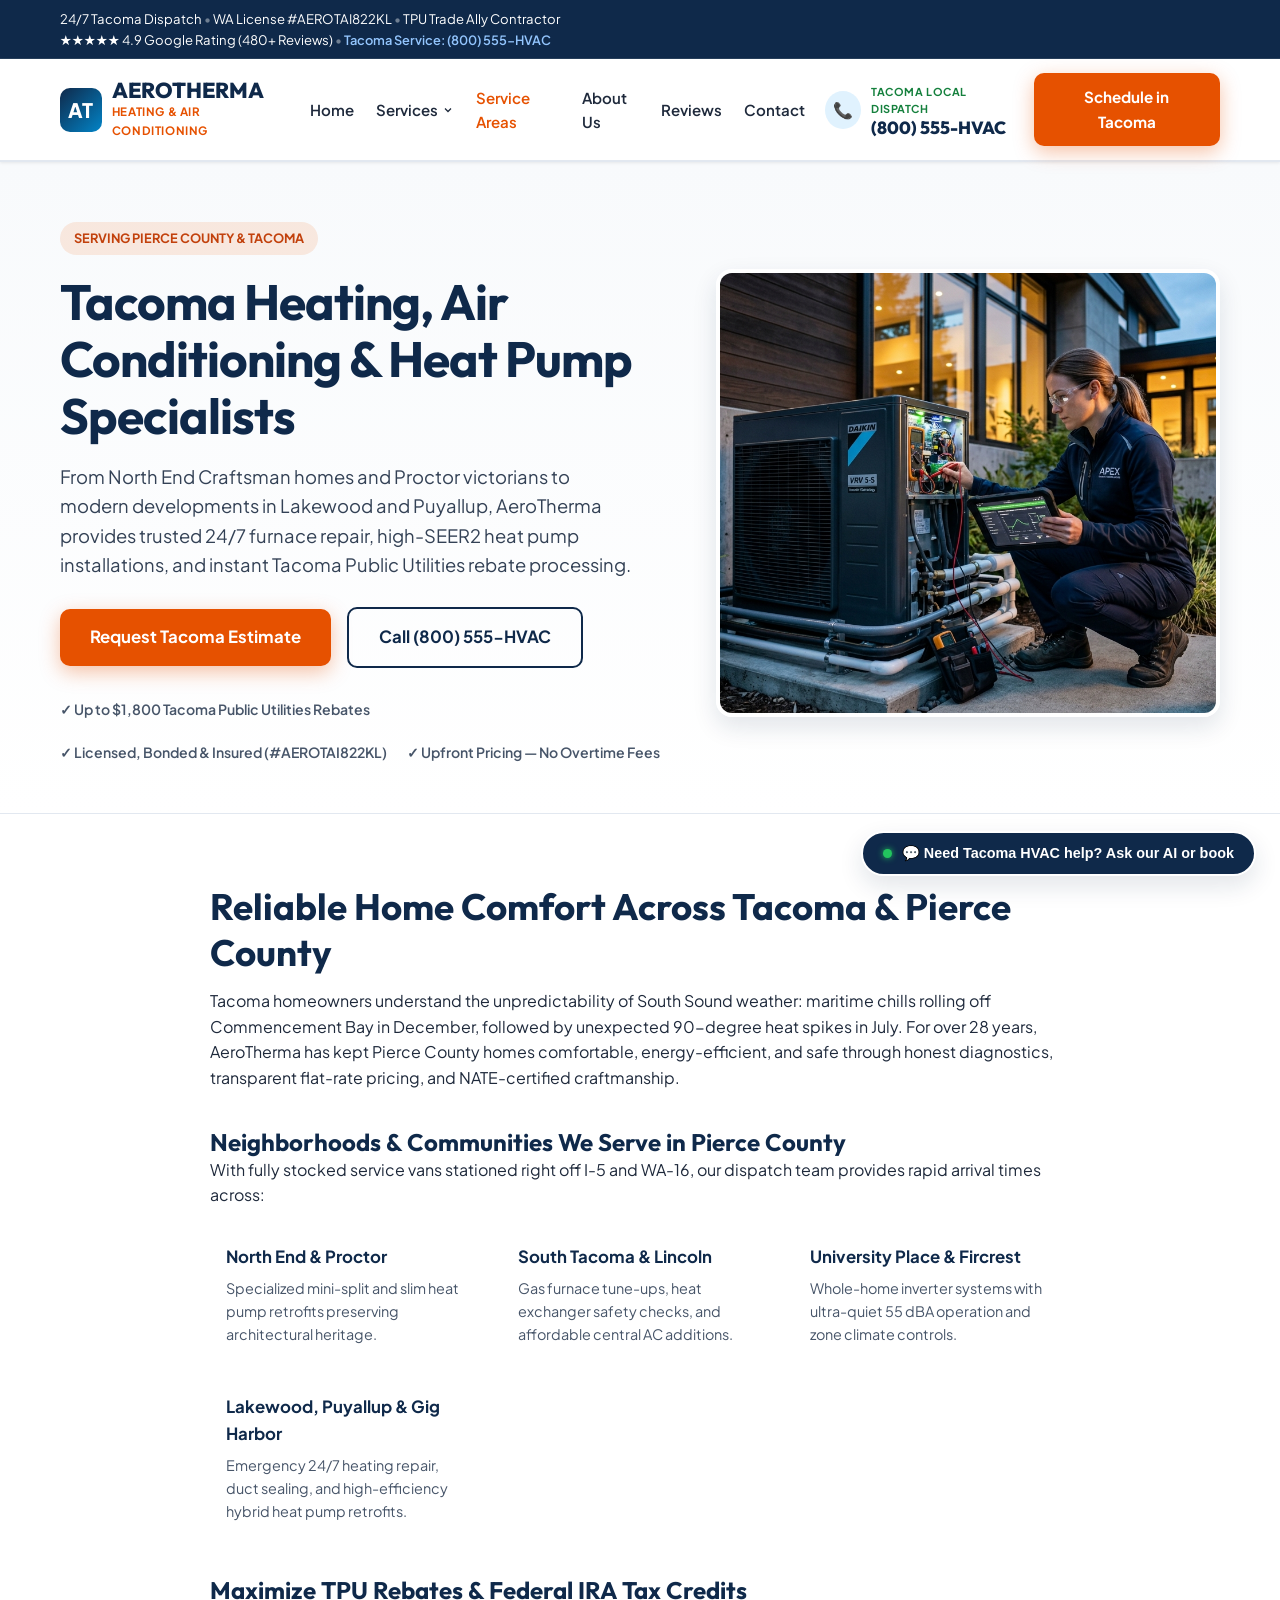
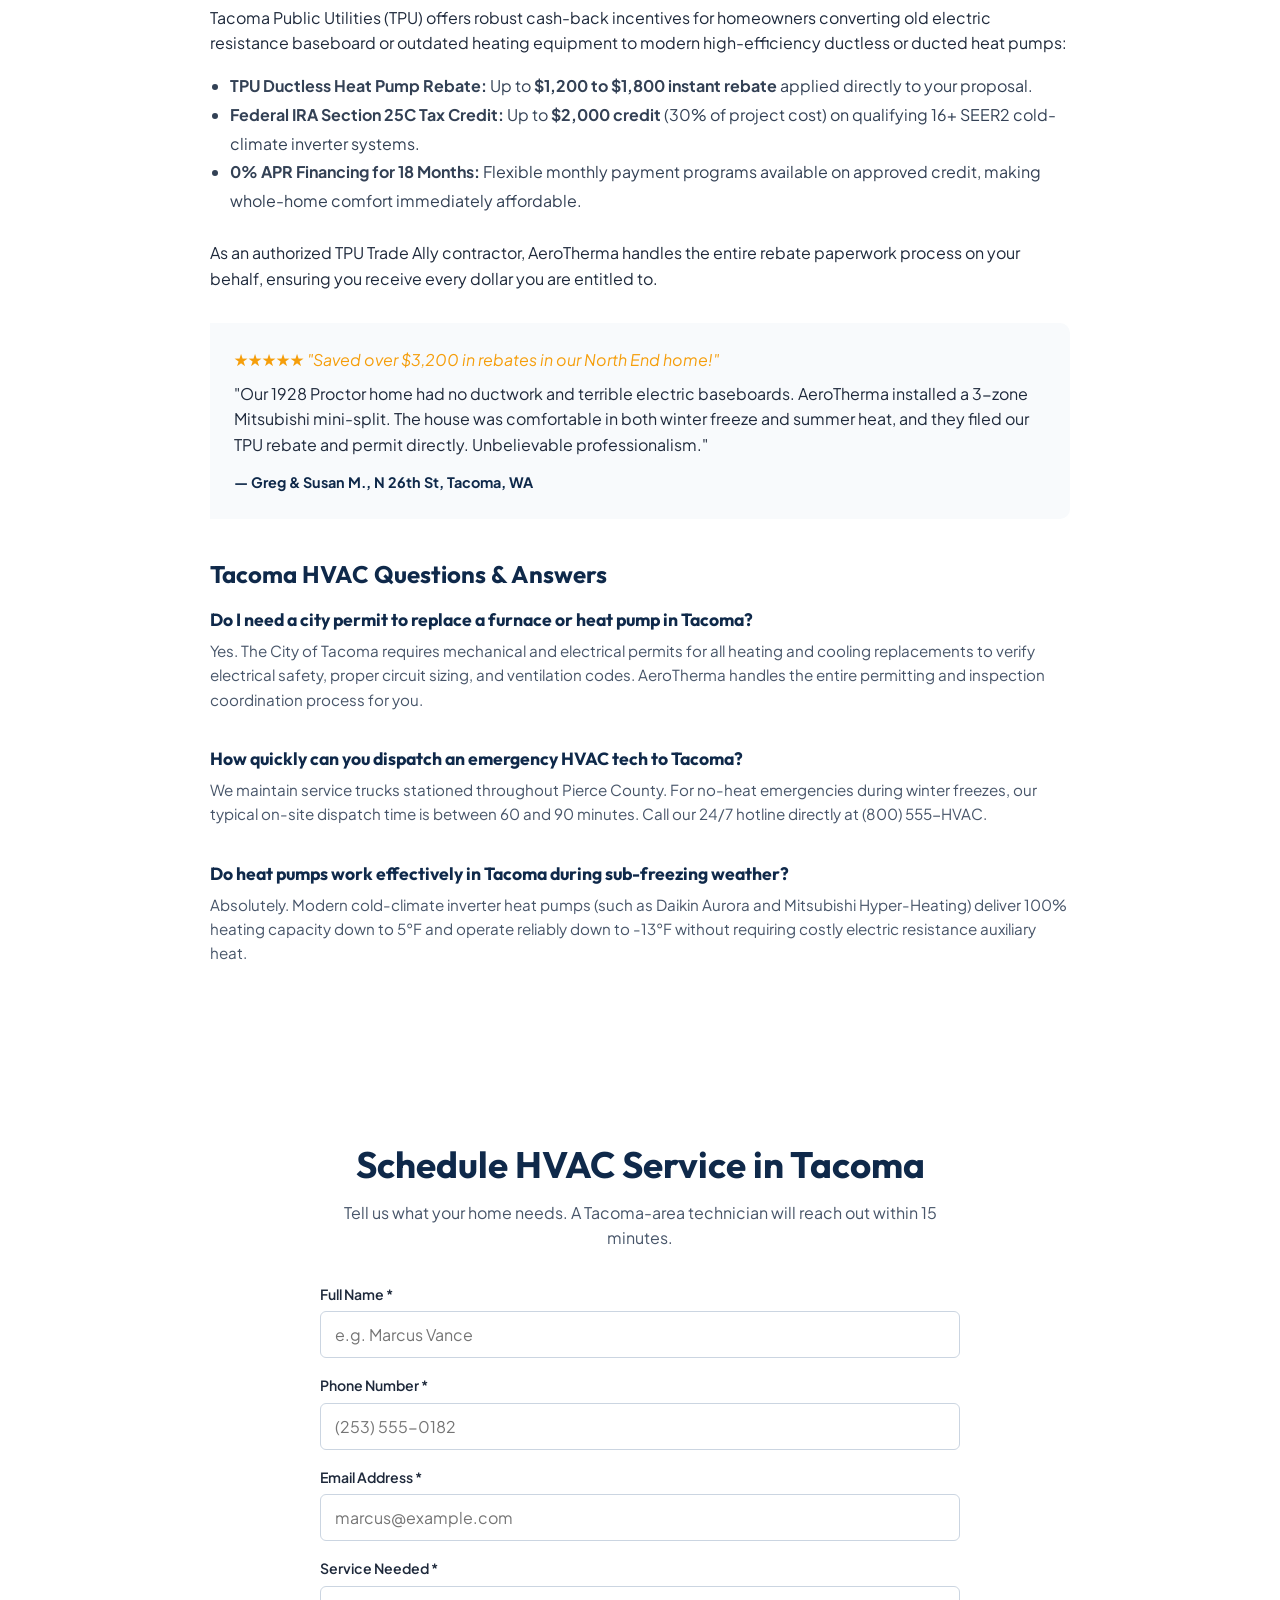
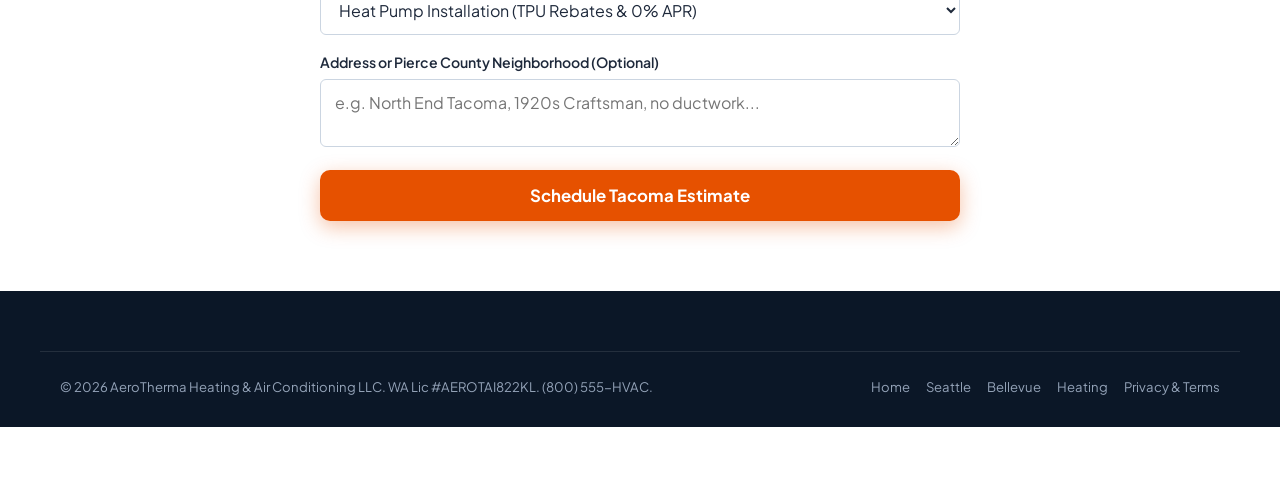
<file: service-area-tacoma.html>
<!DOCTYPE html>
<html lang="en">
<head>
  <meta charset="UTF-8">
  <meta name="viewport" content="width=device-width, initial-scale=1.0, viewport-fit=cover">
  <title>HVAC Repair & Heat Pump Installation in Tacoma, WA | AeroTherma</title>
  <meta name="description" content="Local HVAC contractor serving Tacoma, Pierce County, Lakewood & Puyallup. 24/7 furnace repair, AC maintenance, heat pump installations, and TPU rebate assistance. Call (800) 555-HVAC.">
  <link rel="icon" type="image/svg+xml" href="favicon.svg">
  <link rel="preconnect" href="https://fonts.googleapis.com">
  <link rel="preconnect" href="https://fonts.gstatic.com" crossorigin>
  <link href="https://fonts.googleapis.com/css2?family=Plus+Jakarta+Sans:wght@400;500;600;700;800&family=Outfit:wght@500;600;700;800&display=swap" rel="stylesheet">
  <link rel="stylesheet" href="style.css">
</head>
<body class="page-light">

  <!-- Top Trust & Emergency Bar -->
  <aside class="top-trust-bar">
    <div class="container trust-bar-flex">
      <div class="trust-pill-group">
        <span class="trust-pill"><span class="icon-dot-green"></span> 24/7 Tacoma Dispatch</span>
        <span class="trust-sep">•</span>
        <span class="trust-text">WA License #AEROTAI822KL</span>
        <span class="trust-sep">•</span>
        <span class="trust-text">TPU Trade Ally Contractor</span>
      </div>
      <div class="trust-contact-group">
        <span class="rating-stars">★★★★★</span>
        <span class="rating-text">4.9 Google Rating (480+ Reviews)</span>
        <span class="trust-sep">•</span>
        <a href="tel:18005554822" class="trust-link">Tacoma Service: (800) 555-HVAC</a>
      </div>
    </div>
  </aside>

  <!-- Site Header -->
  <header class="site-header">
    <div class="container header-inner">
      <a href="index.html" class="brand-logo">
        <div class="logo-badge">AT</div>
        <div class="logo-text">
          <span class="logo-title">AEROTHERMA</span>
          <span class="logo-tag">HEATING & AIR CONDITIONING</span>
        </div>
      </a>

      <nav class="main-nav" id="mainNav">
        <a href="index.html" class="nav-link">Home</a>
        <div class="nav-dropdown">
          <button class="nav-link dropdown-toggle">
            <span>Services</span>
            <svg width="12" height="12" viewBox="0 0 24 24" fill="none" stroke="currentColor" stroke-width="2.5"><polyline points="6 9 12 15 18 9"></polyline></svg>
          </button>
          <div class="dropdown-menu">
            <a href="services-ac.html" class="dropdown-item">❄️ Air Conditioning</a>
            <a href="services-heating.html" class="dropdown-item">🔥 Heating & Furnaces</a>
            <a href="services-maintenance.html" class="dropdown-item">🛡️ Maintenance Plans ($89 Tune-Ups)</a>
            <a href="services-air-quality.html" class="dropdown-item">🍃 Indoor Air Quality</a>
            <a href="services-ducts.html" class="dropdown-item">💨 Duct Cleaning & Sealing</a>
            <a href="services-emergency.html" class="dropdown-item emergency-link">🚨 24/7 Emergency Repairs</a>
          </div>
        </div>
        <a href="service-area-seattle.html" class="nav-link active">Service Areas</a>
        <a href="about.html" class="nav-link">About Us</a>
        <a href="reviews.html" class="nav-link">Reviews</a>
        <a href="contact.html" class="nav-link">Contact</a>
      </nav>

      <div class="header-actions">
        <a href="tel:18005554822" class="header-phone-box">
          <div class="phone-icon-circle">📞</div>
          <div class="phone-meta">
            <span class="phone-top-label">TACOMA LOCAL DISPATCH</span>
            <span class="phone-num">(800) 555-HVAC</span>
          </div>
        </a>
        <a href="#contact-quote-form" class="btn btn-cta-orange">Schedule in Tacoma</a>
      </div>
    </div>
  </header>

  <main>
    <!-- City Page Hero -->
    <section class="hero-clean">
      <div class="container hero-grid">
        <div class="hero-left">
          <span class="emergency-pill" style="background: rgba(234, 88, 12, 0.12); color: #c2410c; border-color: rgba(234, 88, 12, 0.3);">SERVING PIERCE COUNTY & TACOMA</span>
          <h1 class="hero-title">Tacoma Heating, Air Conditioning & Heat Pump Specialists</h1>
          <p class="hero-text">
            From North End Craftsman homes and Proctor victorians to modern developments in Lakewood and Puyallup, AeroTherma provides trusted 24/7 furnace repair, high-SEER2 heat pump installations, and instant Tacoma Public Utilities rebate processing.
          </p>
          <div class="hero-cta-row">
            <a href="#contact-quote-form" class="btn btn-cta-orange btn-lg">Request Tacoma Estimate</a>
            <a href="tel:18005554822" class="btn btn-navy-outline btn-lg">Call (800) 555-HVAC</a>
          </div>
          <div class="hero-quick-points">
            <span>✓ Up to $1,800 Tacoma Public Utilities Rebates</span>
            <span>✓ Licensed, Bonded & Insured (#AEROTAI822KL)</span>
            <span>✓ Upfront Pricing — No Overtime Fees</span>
          </div>
        </div>

        <div class="hero-right">
          <div class="hero-photo-wrap">
            <img src="assets/images/hvac_hero.jpg" alt="AeroTherma service technician arriving for a residential Tacoma HVAC service call" class="hero-img">
          </div>
        </div>
      </div>
    </section>

    <!-- Comprehensive Local Content (500-800 Words, Tacoma Local SEO) -->
    <section class="section-padded">
      <div class="container" style="max-width: 900px;">
        <h2 class="section-title text-navy">Reliable Home Comfort Across Tacoma & Pierce County</h2>
        <p>
          Tacoma homeowners understand the unpredictability of South Sound weather: maritime chills rolling off Commencement Bay in December, followed by unexpected 90-degree heat spikes in July. For over 28 years, AeroTherma has kept Pierce County homes comfortable, energy-efficient, and safe through honest diagnostics, transparent flat-rate pricing, and NATE-certified craftmanship.
        </p>

        <h3 style="margin-top: 36px; font-size: 1.5rem; color: var(--color-primary);">Neighborhoods & Communities We Serve in Pierce County</h3>
        <p>
          With fully stocked service vans stationed right off I-5 and WA-16, our dispatch team provides rapid arrival times across:
        </p>
        <div style="display: grid; grid-template-columns: repeat(auto-fit, minmax(240px, 1fr)); gap: 16px; margin: 20px 0;">
          <div style="background: white; border: 1px solid var(--color-border); border-radius: var(--radius-sm); padding: 16px;">
            <strong style="color: var(--color-primary); font-size: 1.05rem;">North End & Proctor</strong>
            <p style="font-size: 0.9rem; color: #475569; margin: 6px 0 0;">Specialized mini-split and slim heat pump retrofits preserving architectural heritage.</p>
          </div>
          <div style="background: white; border: 1px solid var(--color-border); border-radius: var(--radius-sm); padding: 16px;">
            <strong style="color: var(--color-primary); font-size: 1.05rem;">South Tacoma & Lincoln</strong>
            <p style="font-size: 0.9rem; color: #475569; margin: 6px 0 0;">Gas furnace tune-ups, heat exchanger safety checks, and affordable central AC additions.</p>
          </div>
          <div style="background: white; border: 1px solid var(--color-border); border-radius: var(--radius-sm); padding: 16px;">
            <strong style="color: var(--color-primary); font-size: 1.05rem;">University Place & Fircrest</strong>
            <p style="font-size: 0.9rem; color: #475569; margin: 6px 0 0;">Whole-home inverter systems with ultra-quiet 55 dBA operation and zone climate controls.</p>
          </div>
          <div style="background: white; border: 1px solid var(--color-border); border-radius: var(--radius-sm); padding: 16px;">
            <strong style="color: var(--color-primary); font-size: 1.05rem;">Lakewood, Puyallup & Gig Harbor</strong>
            <p style="font-size: 0.9rem; color: #475569; margin: 6px 0 0;">Emergency 24/7 heating repair, duct sealing, and high-efficiency hybrid heat pump retrofits.</p>
          </div>
        </div>

        <h3 style="margin-top: 36px; font-size: 1.5rem; color: var(--color-primary);">Maximize TPU Rebates & Federal IRA Tax Credits</h3>
        <p>
          Tacoma Public Utilities (TPU) offers robust cash-back incentives for homeowners converting old electric resistance baseboard or outdated heating equipment to modern high-efficiency ductless or ducted heat pumps:
        </p>
        <ul style="margin: 16px 0 24px 20px; line-height: 1.8; color: #334155;">
          <li><strong>TPU Ductless Heat Pump Rebate:</strong> Up to <strong>$1,200 to $1,800 instant rebate</strong> applied directly to your proposal.</li>
          <li><strong>Federal IRA Section 25C Tax Credit:</strong> Up to <strong>$2,000 credit</strong> (30% of project cost) on qualifying 16+ SEER2 cold-climate inverter systems.</li>
          <li><strong>0% APR Financing for 18 Months:</strong> Flexible monthly payment programs available on approved credit, making whole-home comfort immediately affordable.</li>
        </ul>
        <p>
          As an authorized TPU Trade Ally contractor, AeroTherma handles the entire rebate paperwork process on your behalf, ensuring you receive every dollar you are entitled to.
        </p>

        <!-- Local Testimonial -->
        <div style="background: #f8fafc; border-left: 4px solid var(--color-accent); padding: 24px; border-radius: 0 var(--radius-md) var(--radius-md) 0; margin: 32px 0;">
          <div style="color: #f59e0b; margin-bottom: 8px;">★★★★★ <em>"Saved over $3,200 in rebates in our North End home!"</em></div>
          <p style="font-size: 1rem; color: #1e293b; line-height: 1.6; margin-bottom: 12px;">
            "Our 1928 Proctor home had no ductwork and terrible electric baseboards. AeroTherma installed a 3-zone Mitsubishi mini-split. The house was comfortable in both winter freeze and summer heat, and they filed our TPU rebate and permit directly. Unbelievable professionalism."
          </p>
          <strong style="color: var(--color-primary); font-size: 0.9rem;">— Greg & Susan M., N 26th St, Tacoma, WA</strong>
        </div>

        <!-- FAQ Section -->
        <h3 style="margin-top: 40px; font-size: 1.5rem; color: var(--color-primary);">Tacoma HVAC Questions & Answers</h3>
        <div style="margin-top: 20px;">
          <div style="margin-bottom: 20px; border-bottom: 1px solid var(--color-border); padding-bottom: 16px;">
            <h4 style="font-size: 1.1rem; color: var(--color-primary); margin-bottom: 8px;">Do I need a city permit to replace a furnace or heat pump in Tacoma?</h4>
            <p style="color: #475569; margin: 0; font-size: 0.95rem;">
              Yes. The City of Tacoma requires mechanical and electrical permits for all heating and cooling replacements to verify electrical safety, proper circuit sizing, and ventilation codes. AeroTherma handles the entire permitting and inspection coordination process for you.
            </p>
          </div>
          <div style="margin-bottom: 20px; border-bottom: 1px solid var(--color-border); padding-bottom: 16px;">
            <h4 style="font-size: 1.1rem; color: var(--color-primary); margin-bottom: 8px;">How quickly can you dispatch an emergency HVAC tech to Tacoma?</h4>
            <p style="color: #475569; margin: 0; font-size: 0.95rem;">
              We maintain service trucks stationed throughout Pierce County. For no-heat emergencies during winter freezes, our typical on-site dispatch time is between 60 and 90 minutes. Call our 24/7 hotline directly at (800) 555-HVAC.
            </p>
          </div>
          <div style="margin-bottom: 20px; padding-bottom: 16px;">
            <h4 style="font-size: 1.1rem; color: var(--color-primary); margin-bottom: 8px;">Do heat pumps work effectively in Tacoma during sub-freezing weather?</h4>
            <p style="color: #475569; margin: 0; font-size: 0.95rem;">
              Absolutely. Modern cold-climate inverter heat pumps (such as Daikin Aurora and Mitsubishi Hyper-Heating) deliver 100% heating capacity down to 5°F and operate reliably down to -13°F without requiring costly electric resistance auxiliary heat.
            </p>
          </div>
        </div>
      </div>
    </section>

    <!-- 4-5 Field High-Conversion Quote Form -->
    <section class="section-padded bg-light" id="contact-quote-form">
      <div class="container" style="max-width: 680px;">
        <div style="text-align: center; margin-bottom: 32px;">
          <h2 class="section-title text-navy">Schedule HVAC Service in Tacoma</h2>
          <p style="color: #475569;">Tell us what your home needs. A Tacoma-area technician will reach out within 15 minutes.</p>
        </div>

        <div class="lead-form-card">
          <form id="tacomaLeadForm" onsubmit="return false;">
            <div class="form-group">
              <label class="form-label">Full Name *</label>
              <input type="text" class="form-input" id="tacomaName" placeholder="e.g. Marcus Vance" required>
            </div>
            <div class="form-group">
              <label class="form-label">Phone Number *</label>
              <input type="tel" class="form-input" id="tacomaPhone" placeholder="(253) 555-0182" required>
            </div>
            <div class="form-group">
              <label class="form-label">Email Address *</label>
              <input type="email" class="form-input" id="tacomaEmail" placeholder="marcus@example.com" required>
            </div>
            <div class="form-group">
              <label class="form-label">Service Needed *</label>
              <select class="form-select" id="tacomaService">
                <option value="heat-pump">Heat Pump Installation (TPU Rebates & 0% APR)</option>
                <option value="furnace-repair">Furnace or Heating Repair (24/7)</option>
                <option value="ac-service">Air Conditioning Repair / Install</option>
                <option value="tuneup">Seasonal System Tune-Up ($89 Special)</option>
                <option value="ducts">Duct Cleaning & Aeroseal Sealing</option>
              </select>
            </div>
            <div class="form-group">
              <label class="form-label">Address or Pierce County Neighborhood (Optional)</label>
              <textarea class="form-textarea" id="tacomaNotes" rows="2" placeholder="e.g. North End Tacoma, 1920s Craftsman, no ductwork..."></textarea>
            </div>
            <button type="submit" class="btn btn-cta-orange btn-full btn-lg" id="submitTacomaBtn">
              <span>Schedule Tacoma Estimate</span>
            </button>
          </form>
          <div id="tacomaFeedback" class="form-feedback" style="display: none;"></div>
        </div>
      </div>
    </section>
  </main>

  <!-- Footer -->
  <footer class="site-footer">
    <div class="container footer-bottom-bar">
      <div>© 2026 AeroTherma Heating & Air Conditioning LLC. WA Lic #AEROTAI822KL. (800) 555-HVAC.</div>
      <div class="footer-legal-links">
        <a href="index.html">Home</a>
        <a href="service-area-seattle.html">Seattle</a>
        <a href="service-area-bellevue.html">Bellevue</a>
        <a href="services-heating.html">Heating</a>
        <a href="privacy.html">Privacy & Terms</a>
      </div>
    </div>
  </footer>

  <!-- Sticky Mobile Action Bar -->
  <aside class="mobile-sticky-action-bar">
    <div class="mobile-action-grid">
      <a href="tel:18005554822" class="mobile-call-btn">📞 Call (800) 555-HVAC</a>
      <a href="#contact-quote-form" class="mobile-estimate-btn">📅 Book in Tacoma</a>
    </div>
  </aside>

  <!-- AI Chat Widget -->
  <div class="floating-ai-widget" id="floatingAiWidget">
    <button type="button" class="ai-widget-trigger" id="widgetTrigger">
      <span class="ai-avatar-dot"></span>
      <span>💬 Need Tacoma HVAC help? Ask our AI or book</span>
    </button>
    <div class="ai-chat-window" id="chatWindow" style="display: none;">
      <div class="chat-header">
        <div class="chat-title-wrap">
          <strong>AeroTherma Assistant</strong>
          <small>🤖 24/7 AI HVAC Help</small>
        </div>
        <button type="button" class="chat-close-btn" id="closeChatBtn">✕</button>
      </div>
      <div class="chat-body" id="chatMessages">
        <div class="chat-msg msg-ai">
          <div class="msg-bubble">
            Hello! In Tacoma or Pierce County and need heating, AC repair, or curious about TPU heat pump rebates? I'm here 24/7 to help!
          </div>
        </div>
      </div>
      <div class="chat-footer">
        <form id="chatForm" class="chat-input-row" onsubmit="return false;">
          <input type="text" id="chatInput" class="chat-input-field" placeholder="Ask about Tacoma HVAC repair or TPU rebates...">
          <button type="submit" class="chat-send-btn">➤</button>
        </form>
      </div>
    </div>
  </div>

  <script src="app.js"></script>
</body>
</html>
</file>
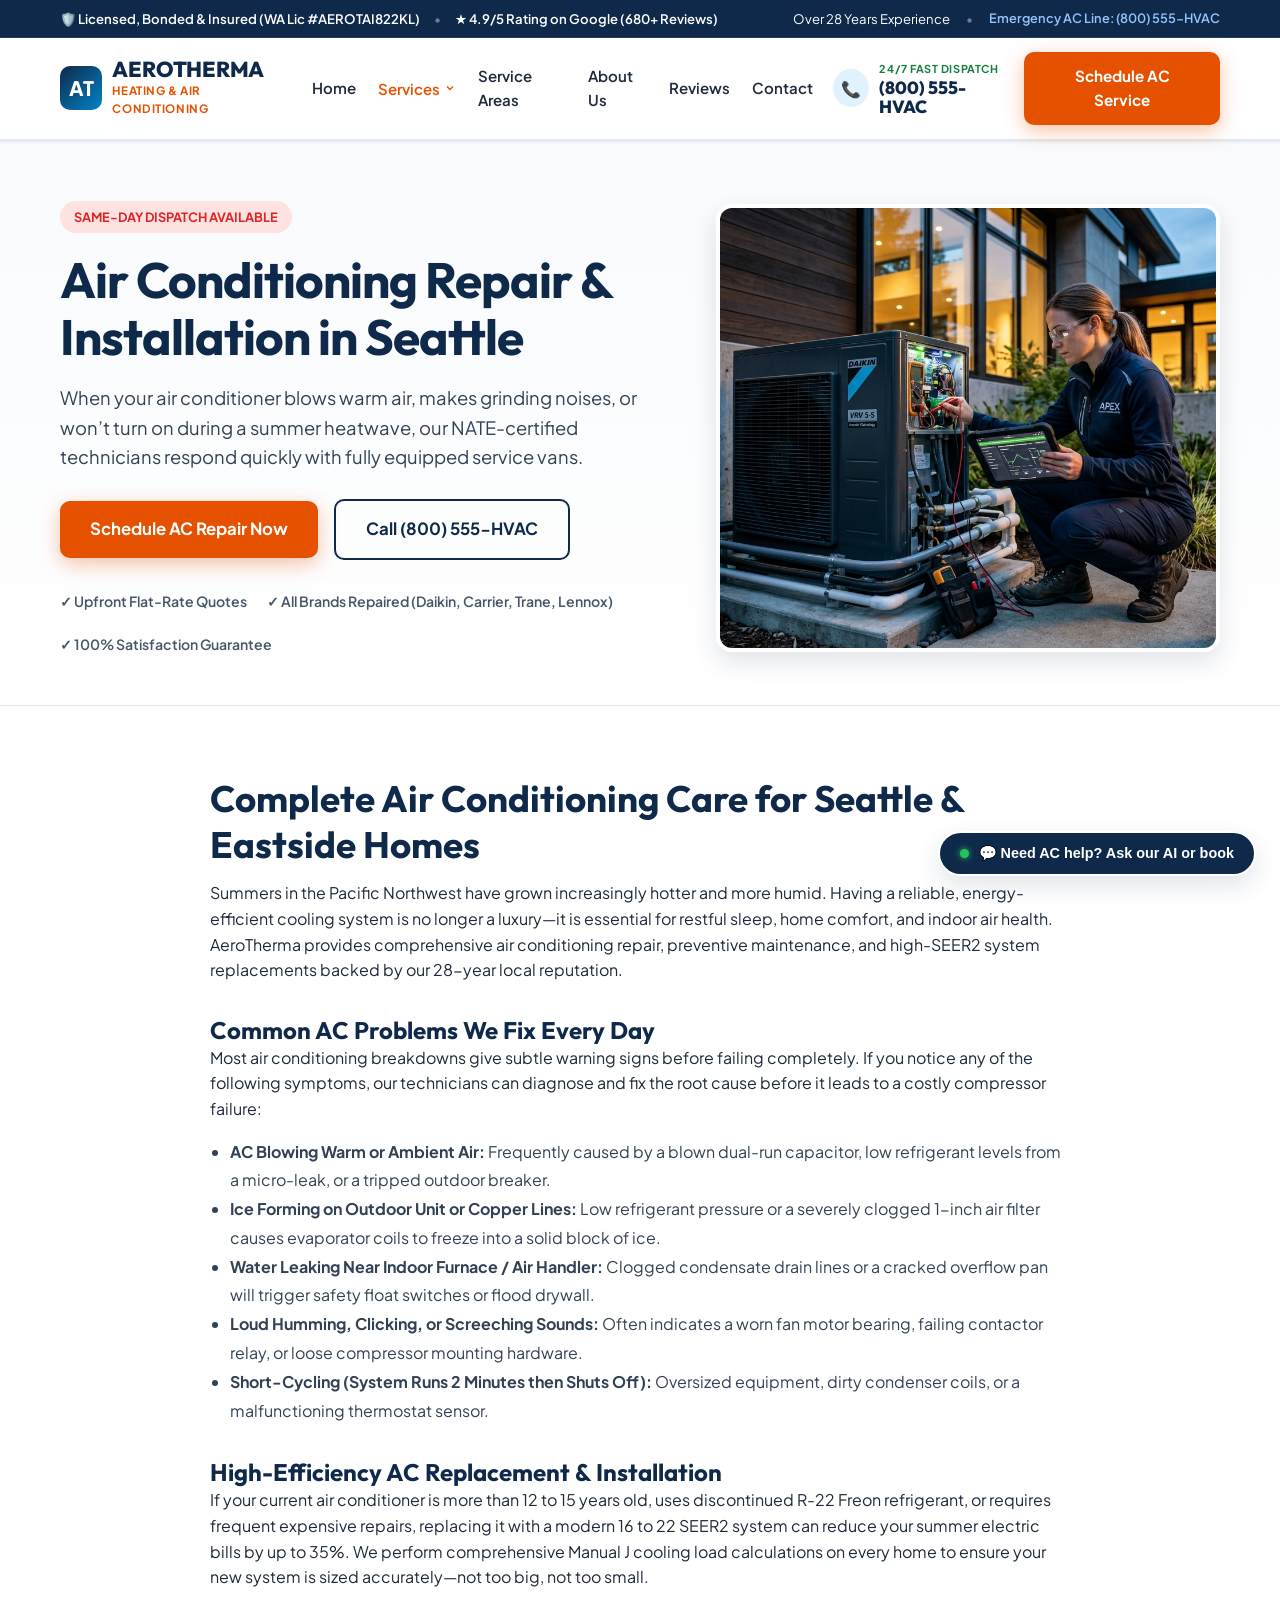
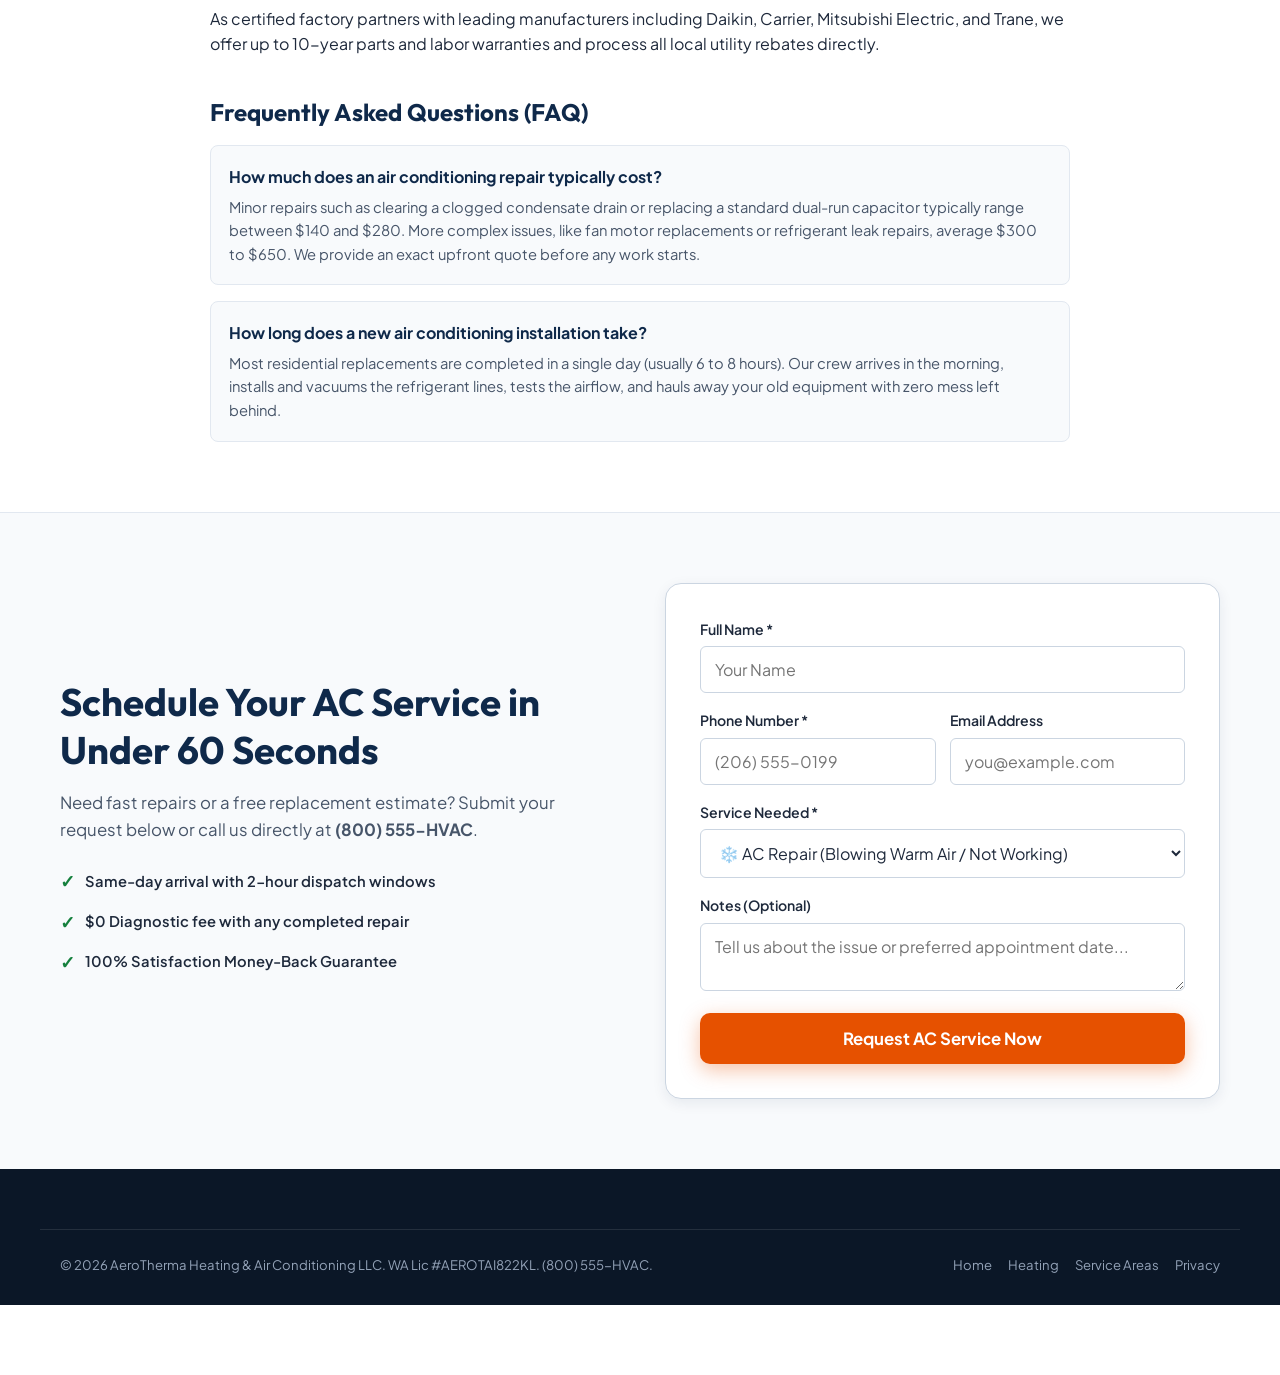
<file: services-ac.html>
<!DOCTYPE html>
<html lang="en">
<head>
  <meta charset="UTF-8">
  <meta name="viewport" content="width=device-width, initial-scale=1.0">
  <title>Air Conditioning Repair & Installation in Seattle, WA | AeroTherma HVAC</title>
  <meta name="description" content="Fast, reliable AC repair and high-efficiency air conditioning installation in Seattle & King County. 24/7 emergency service, upfront pricing. Call (800) 555-HVAC.">
  <link rel="preconnect" href="https://fonts.googleapis.com">
  <link rel="preconnect" href="https://fonts.gstatic.com" crossorigin>
  <link href="https://fonts.googleapis.com/css2?family=Outfit:wght@500;600;700;800&family=Plus+Jakarta+Sans:wght@400;500;600;700&display=swap" rel="stylesheet">
  <link rel="stylesheet" href="style.css">
  <link rel="icon" type="image/svg+xml" href="favicon.svg">
</head>
<body>
  <!-- Top Trust Bar -->
  <aside class="top-trust-bar">
    <div class="container top-trust-content">
      <div class="trust-badges-left">
        <span class="trust-item">🛡️ Licensed, Bonded & Insured (WA Lic #AEROTAI822KL)</span>
        <span class="trust-sep">•</span>
        <span class="trust-item">★ 4.9/5 Rating on Google (680+ Reviews)</span>
      </div>
      <div class="trust-links-right">
        <span>Over 28 Years Experience</span>
        <span class="trust-sep">•</span>
        <a href="tel:18005554822" class="trust-link">Emergency AC Line: (800) 555-HVAC</a>
      </div>
    </div>
  </aside>

  <!-- Site Header -->
  <header class="site-header">
    <div class="container header-inner">
      <a href="index.html" class="brand-logo">
        <div class="logo-badge">AT</div>
        <div class="logo-text">
          <span class="logo-title">AEROTHERMA</span>
          <span class="logo-tag">HEATING & AIR CONDITIONING</span>
        </div>
      </a>

      <nav class="main-nav" id="mainNav">
        <a href="index.html" class="nav-link">Home</a>
        <div class="nav-dropdown">
          <button class="nav-link dropdown-toggle active">
            <span>Services</span>
            <svg width="12" height="12" viewBox="0 0 24 24" fill="none" stroke="currentColor" stroke-width="2.5"><polyline points="6 9 12 15 18 9"></polyline></svg>
          </button>
          <div class="dropdown-menu">
            <a href="services-ac.html" class="dropdown-item">❄️ Air Conditioning</a>
            <a href="services-heating.html" class="dropdown-item">🔥 Heating & Furnaces</a>
            <a href="services-heating.html#heat-pumps" class="dropdown-item">⚡ Heat Pumps & Inverters</a>
            <a href="services-maintenance.html" class="dropdown-item">🛡️ Maintenance Plans ($89 Tune-Ups)</a>
            <a href="services-emergency.html" class="dropdown-item emergency-link">🚨 24/7 Emergency Repairs</a>
          </div>
        </div>
        <a href="service-area-seattle.html" class="nav-link">Service Areas</a>
        <a href="about.html" class="nav-link">About Us</a>
        <a href="reviews.html" class="nav-link">Reviews</a>
        <a href="contact.html" class="nav-link">Contact</a>
      </nav>

      <div class="header-actions">
        <a href="tel:18005554822" class="header-phone-box">
          <div class="phone-icon-circle">📞</div>
          <div class="phone-meta">
            <span class="phone-top-label">24/7 FAST DISPATCH</span>
            <span class="phone-num">(800) 555-HVAC</span>
          </div>
        </a>
        <a href="#contact-quote-form" class="btn btn-cta-orange">Schedule AC Service</a>
      </div>
    </div>
  </header>

  <main>
    <!-- Service Page Hero -->
    <section class="hero-clean">
      <div class="container hero-grid">
        <div class="hero-left">
          <span class="emergency-pill">SAME-DAY DISPATCH AVAILABLE</span>
          <h1 class="hero-title">Air Conditioning Repair & Installation in Seattle</h1>
          <p class="hero-text">
            When your air conditioner blows warm air, makes grinding noises, or won’t turn on during a summer heatwave, our NATE-certified technicians respond quickly with fully equipped service vans.
          </p>
          <div class="hero-cta-row">
            <a href="#contact-quote-form" class="btn btn-cta-orange btn-lg">Schedule AC Repair Now</a>
            <a href="tel:18005554822" class="btn btn-navy-outline btn-lg">Call (800) 555-HVAC</a>
          </div>
          <div class="hero-quick-points">
            <span>✓ Upfront Flat-Rate Quotes</span>
            <span>✓ All Brands Repaired (Daikin, Carrier, Trane, Lennox)</span>
            <span>✓ 100% Satisfaction Guarantee</span>
          </div>
        </div>

        <div class="hero-right">
          <div class="hero-photo-wrap">
            <img src="assets/images/hvac_hero.jpg" alt="AeroTherma technician testing AC condenser unit pressures" class="hero-img">
          </div>
        </div>
      </div>
    </section>

    <!-- Comprehensive Service Body (500-800 Words, SEO-Rich) -->
    <section class="section-padded">
      <div class="container" style="max-width: 900px;">
        <h2 class="section-title text-navy">Complete Air Conditioning Care for Seattle & Eastside Homes</h2>
        <p>
          Summers in the Pacific Northwest have grown increasingly hotter and more humid. Having a reliable, energy-efficient cooling system is no longer a luxury—it is essential for restful sleep, home comfort, and indoor air health. AeroTherma provides comprehensive air conditioning repair, preventive maintenance, and high-SEER2 system replacements backed by our 28-year local reputation.
        </p>

        <h3 style="margin-top: 32px; font-size: 1.5rem; color: var(--color-primary);">Common AC Problems We Fix Every Day</h3>
        <p>
          Most air conditioning breakdowns give subtle warning signs before failing completely. If you notice any of the following symptoms, our technicians can diagnose and fix the root cause before it leads to a costly compressor failure:
        </p>
        <ul style="margin: 16px 0 24px 20px; line-height: 1.8; color: #334155;">
          <li><strong>AC Blowing Warm or Ambient Air:</strong> Frequently caused by a blown dual-run capacitor, low refrigerant levels from a micro-leak, or a tripped outdoor breaker.</li>
          <li><strong>Ice Forming on Outdoor Unit or Copper Lines:</strong> Low refrigerant pressure or a severely clogged 1-inch air filter causes evaporator coils to freeze into a solid block of ice.</li>
          <li><strong>Water Leaking Near Indoor Furnace / Air Handler:</strong> Clogged condensate drain lines or a cracked overflow pan will trigger safety float switches or flood drywall.</li>
          <li><strong>Loud Humming, Clicking, or Screeching Sounds:</strong> Often indicates a worn fan motor bearing, failing contactor relay, or loose compressor mounting hardware.</li>
          <li><strong>Short-Cycling (System Runs 2 Minutes then Shuts Off):</strong> Oversized equipment, dirty condenser coils, or a malfunctioning thermostat sensor.</li>
        </ul>

        <h3 style="margin-top: 32px; font-size: 1.5rem; color: var(--color-primary);">High-Efficiency AC Replacement & Installation</h3>
        <p>
          If your current air conditioner is more than 12 to 15 years old, uses discontinued R-22 Freon refrigerant, or requires frequent expensive repairs, replacing it with a modern 16 to 22 SEER2 system can reduce your summer electric bills by up to 35%. We perform comprehensive Manual J cooling load calculations on every home to ensure your new system is sized accurately—not too big, not too small.
        </p>
        <p>
          As certified factory partners with leading manufacturers including Daikin, Carrier, Mitsubishi Electric, and Trane, we offer up to 10-year parts and labor warranties and process all local utility rebates directly.
        </p>

        <!-- FAQ Section -->
        <h3 style="margin-top: 40px; font-size: 1.5rem; color: var(--color-primary);">Frequently Asked Questions (FAQ)</h3>
        <div style="margin-top: 18px; display: flex; flex-direction: column; gap: 16px;">
          <div style="background: #f8fafc; border: 1px solid #e2e8f0; padding: 18px; border-radius: 8px;">
            <strong style="color: var(--color-primary); display: block; margin-bottom: 6px;">How much does an air conditioning repair typically cost?</strong>
            <p style="margin-bottom: 0; font-size: 0.92rem; color: #475569;">
              Minor repairs such as clearing a clogged condensate drain or replacing a standard dual-run capacitor typically range between $140 and $280. More complex issues, like fan motor replacements or refrigerant leak repairs, average $300 to $650. We provide an exact upfront quote before any work starts.
            </p>
          </div>
          <div style="background: #f8fafc; border: 1px solid #e2e8f0; padding: 18px; border-radius: 8px;">
            <strong style="color: var(--color-primary); display: block; margin-bottom: 6px;">How long does a new air conditioning installation take?</strong>
            <p style="margin-bottom: 0; font-size: 0.92rem; color: #475569;">
              Most residential replacements are completed in a single day (usually 6 to 8 hours). Our crew arrives in the morning, installs and vacuums the refrigerant lines, tests the airflow, and hauls away your old equipment with zero mess left behind.
            </p>
          </div>
        </div>
      </div>
    </section>

    <!-- 4-5 Field High-Converting CTA Form -->
    <section class="cta-form-section" id="contact-quote-form">
      <div class="container cta-form-grid">
        <div class="cta-info-box">
          <h2>Schedule Your AC Service in Under 60 Seconds</h2>
          <p>Need fast repairs or a free replacement estimate? Submit your request below or call us directly at <strong>(800) 555-HVAC</strong>.</p>
          <div class="guarantee-badges">
            <div class="g-badge"><span class="g-badge-icon">✓</span><span>Same-day arrival with 2-hour dispatch windows</span></div>
            <div class="g-badge"><span class="g-badge-icon">✓</span><span>$0 Diagnostic fee with any completed repair</span></div>
            <div class="g-badge"><span class="g-badge-icon">✓</span><span>100% Satisfaction Money-Back Guarantee</span></div>
          </div>
        </div>

        <div class="contact-card-clean">
          <form id="acLeadForm" onsubmit="return false;">
            <div class="form-group">
              <label class="form-label">Full Name *</label>
              <input type="text" class="form-input" id="acName" placeholder="Your Name" required>
            </div>
            <div class="form-row-2">
              <div class="form-group">
                <label class="form-label">Phone Number *</label>
                <input type="tel" class="form-input" id="acPhone" placeholder="(206) 555-0199" required>
              </div>
              <div class="form-group">
                <label class="form-label">Email Address</label>
                <input type="email" class="form-input" id="acEmail" placeholder="you@example.com">
              </div>
            </div>
            <div class="form-group">
              <label class="form-label">Service Needed *</label>
              <select class="form-select" id="acService">
                <option value="ac-repair" selected>❄️ AC Repair (Blowing Warm Air / Not Working)</option>
                <option value="ac-install">⚡ Free Quote for New Air Conditioner / Heat Pump</option>
                <option value="tune-up">🛡️ $89 Precision Seasonal AC Tune-Up</option>
              </select>
            </div>
            <div class="form-group">
              <label class="form-label">Notes (Optional)</label>
              <textarea class="form-textarea" id="acNotes" rows="2" placeholder="Tell us about the issue or preferred appointment date..."></textarea>
            </div>
            <button type="submit" class="btn btn-cta-orange btn-full btn-lg" id="submitAcBtn">
              <span>Request AC Service Now</span>
            </button>
          </form>
          <div id="acFeedback" class="form-feedback" style="display: none;"></div>
        </div>
      </div>
    </section>
  </main>

  <!-- Footer -->
  <footer class="site-footer">
    <div class="container footer-bottom-bar">
      <div>© 2026 AeroTherma Heating & Air Conditioning LLC. WA Lic #AEROTAI822KL. (800) 555-HVAC.</div>
      <div class="footer-legal-links">
        <a href="index.html">Home</a>
        <a href="services-heating.html">Heating</a>
        <a href="service-area-seattle.html">Service Areas</a>
        <a href="privacy.html">Privacy</a>
      </div>
    </div>
  </footer>

  <!-- Sticky Mobile Action Bar -->
  <aside class="mobile-sticky-action-bar">
    <div class="mobile-action-grid">
      <a href="tel:18005554822" class="mobile-call-btn">📞 Call (800) 555-HVAC</a>
      <a href="#contact-quote-form" class="mobile-estimate-btn">📅 Schedule Repair</a>
    </div>
  </aside>

  <!-- AI Chat Widget -->
  <div class="floating-ai-widget" id="floatingAiWidget">
    <button type="button" class="ai-widget-trigger" id="widgetTrigger">
      <span class="ai-avatar-dot"></span>
      <span>💬 Need AC help? Ask our AI or book</span>
    </button>
    <div class="ai-chat-window" id="chatWindow" style="display: none;">
      <div class="chat-header">
        <div class="chat-title-wrap">
          <strong>AeroTherma Assistant</strong>
          <small>🤖 24/7 AI HVAC Help</small>
        </div>
        <button type="button" class="chat-close-btn" id="closeChatBtn">✕</button>
      </div>
      <div class="chat-body" id="chatMessages">
        <div class="chat-msg msg-ai">
          <div class="msg-bubble">
            Hello! Having AC troubles or looking for an estimate? Tell me what's going on and I can give you instant guidance.
          </div>
        </div>
      </div>
      <div class="chat-footer">
        <form id="chatForm" class="chat-input-row" onsubmit="return false;">
          <input type="text" id="chatInput" class="chat-input-field" placeholder="Ask about AC repair or pricing...">
          <button type="submit" class="chat-send-btn">➤</button>
        </form>
      </div>
    </div>
  </div>

  <script src="app.js"></script>
</body>
</html>
</file>
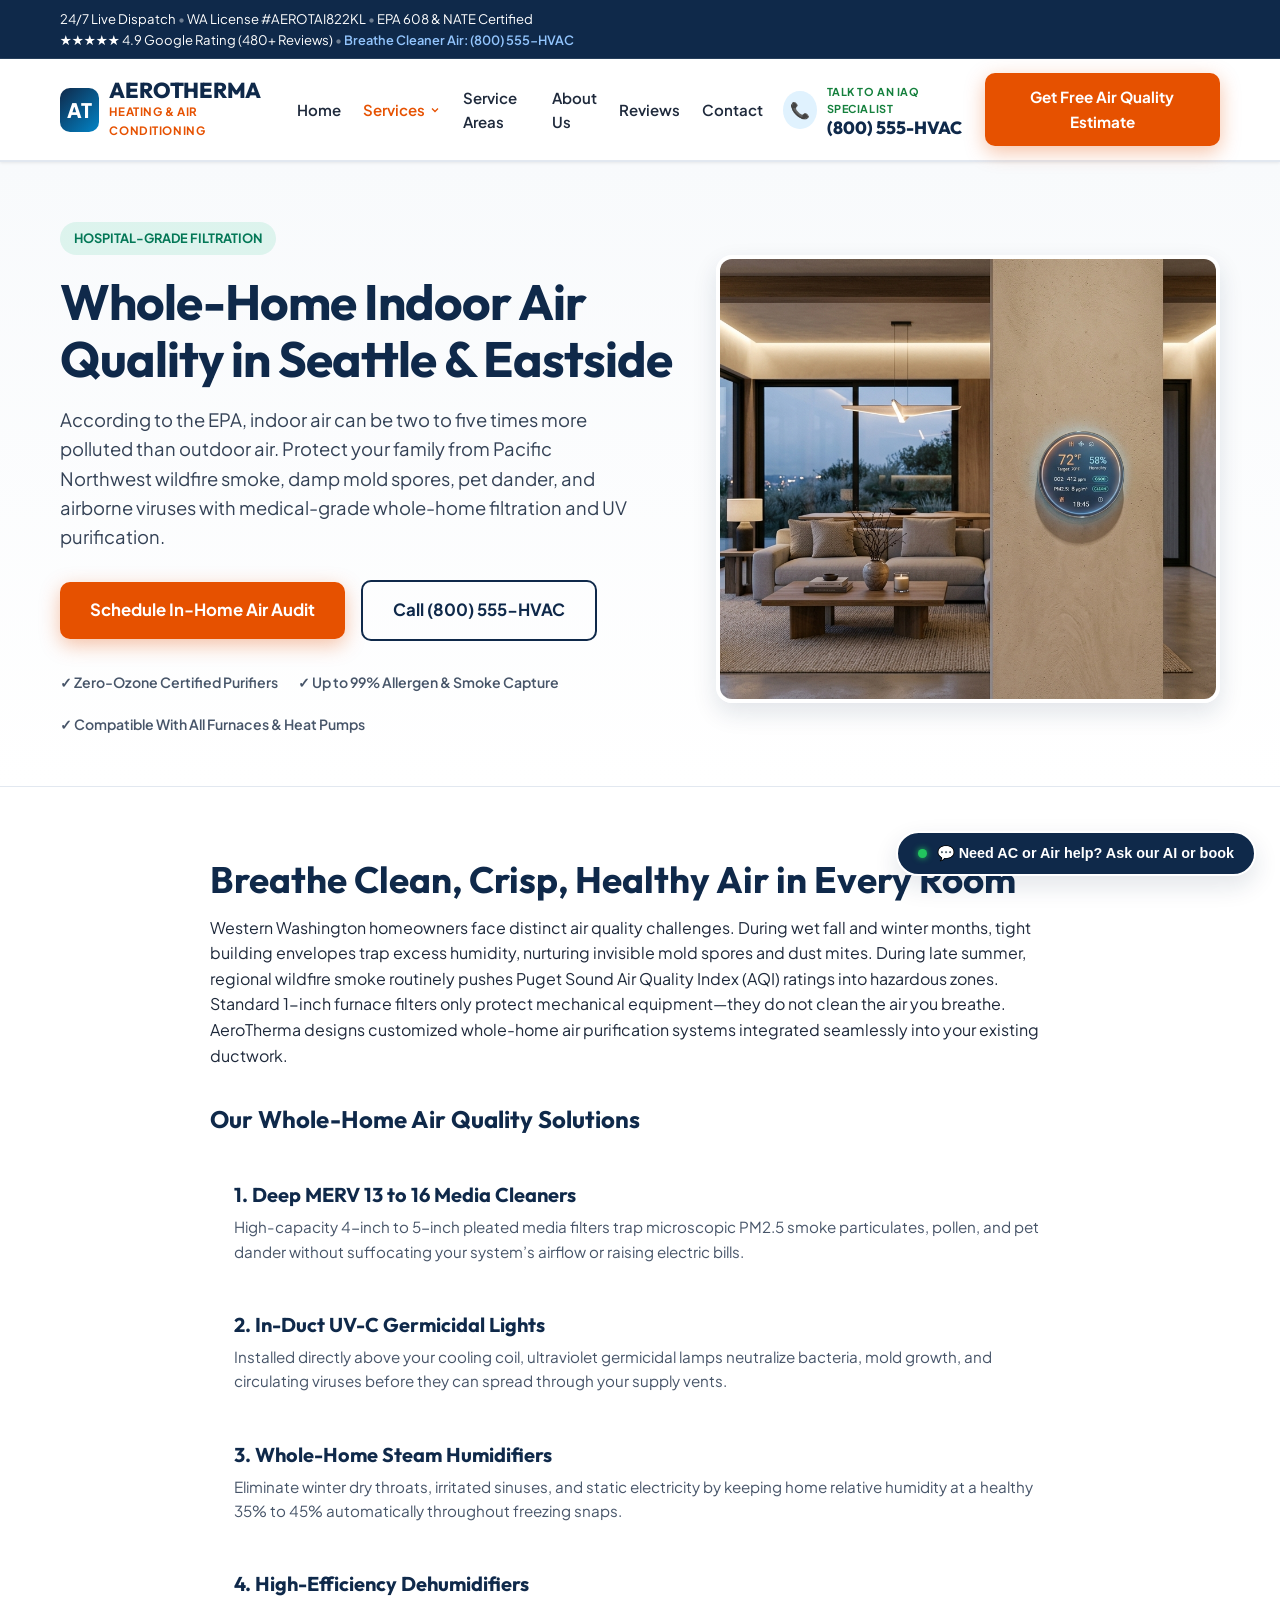
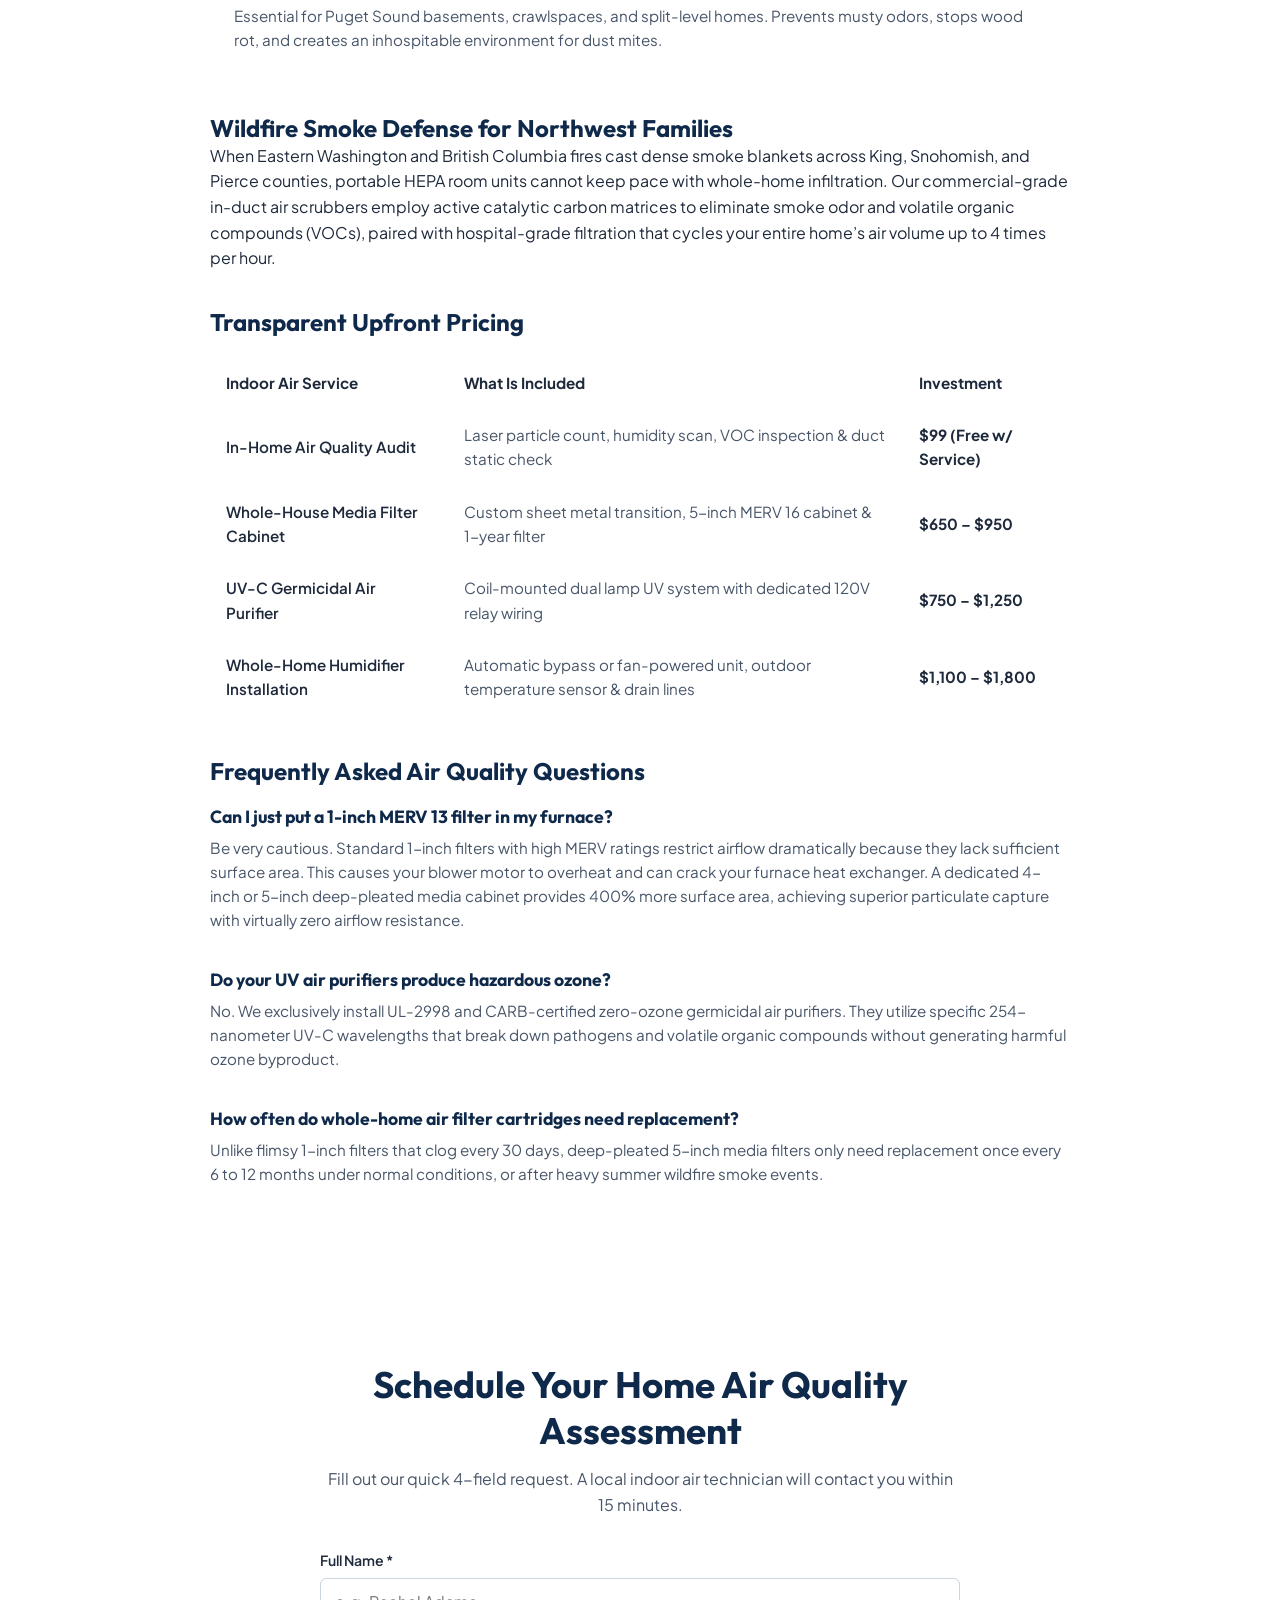
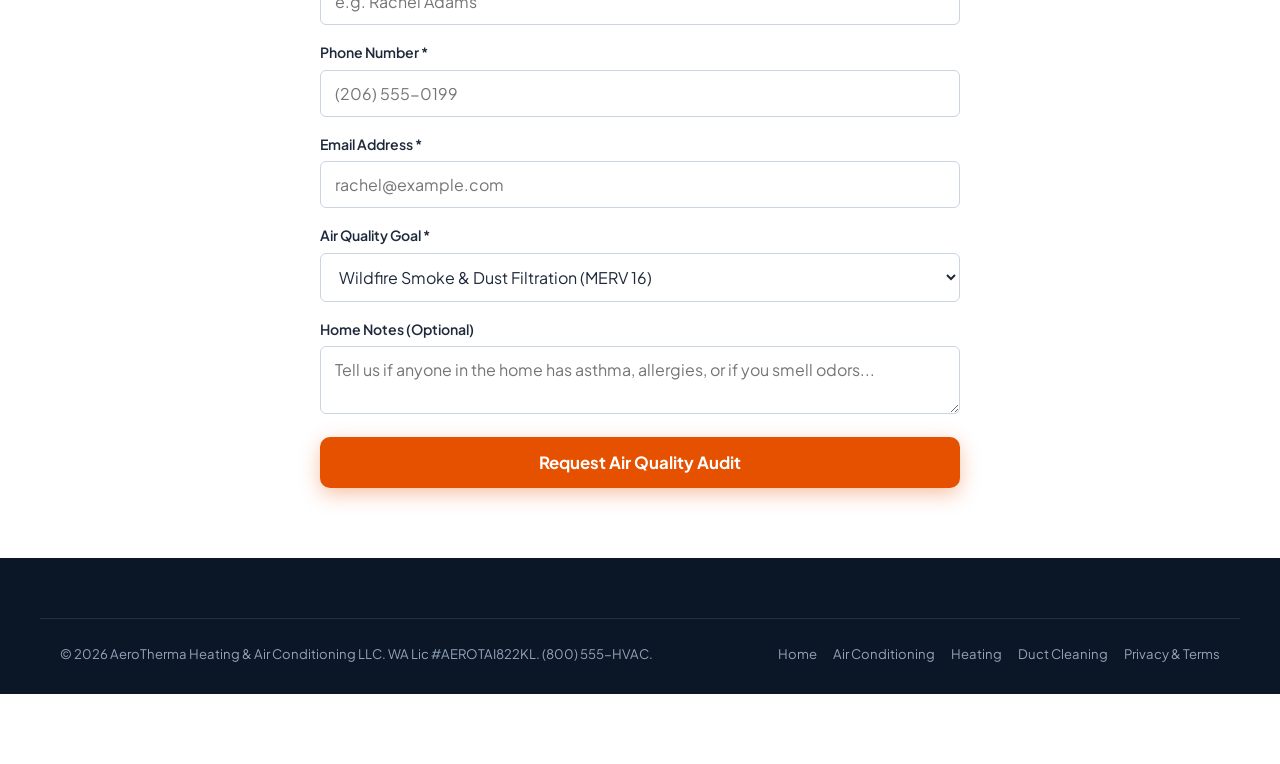
<file: services-air-quality.html>
<!DOCTYPE html>
<html lang="en">
<head>
  <meta charset="UTF-8">
  <meta name="viewport" content="width=device-width, initial-scale=1.0, viewport-fit=cover">
  <title>Indoor Air Quality & Purification Services | AeroTherma HVAC Seattle</title>
  <meta name="description" content="Whole-home indoor air quality solutions in Seattle & Puget Sound. MERV 16 filtration, UV air purifiers, humidifiers, and wildfire smoke air scrubbers. Call (800) 555-HVAC.">
  <link rel="icon" type="image/svg+xml" href="favicon.svg">
  <link rel="preconnect" href="https://fonts.googleapis.com">
  <link rel="preconnect" href="https://fonts.gstatic.com" crossorigin>
  <link href="https://fonts.googleapis.com/css2?family=Plus+Jakarta+Sans:wght@400;500;600;700;800&family=Outfit:wght@500;600;700;800&display=swap" rel="stylesheet">
  <link rel="stylesheet" href="style.css">
</head>
<body class="page-light">

  <!-- Top Trust & Emergency Bar -->
  <aside class="top-trust-bar">
    <div class="container trust-bar-flex">
      <div class="trust-pill-group">
        <span class="trust-pill"><span class="icon-dot-green"></span> 24/7 Live Dispatch</span>
        <span class="trust-sep">•</span>
        <span class="trust-text">WA License #AEROTAI822KL</span>
        <span class="trust-sep">•</span>
        <span class="trust-text">EPA 608 & NATE Certified</span>
      </div>
      <div class="trust-contact-group">
        <span class="rating-stars">★★★★★</span>
        <span class="rating-text">4.9 Google Rating (480+ Reviews)</span>
        <span class="trust-sep">•</span>
        <a href="tel:18005554822" class="trust-link">Breathe Cleaner Air: (800) 555-HVAC</a>
      </div>
    </div>
  </aside>

  <!-- Site Header -->
  <header class="site-header">
    <div class="container header-inner">
      <a href="index.html" class="brand-logo">
        <div class="logo-badge">AT</div>
        <div class="logo-text">
          <span class="logo-title">AEROTHERMA</span>
          <span class="logo-tag">HEATING & AIR CONDITIONING</span>
        </div>
      </a>

      <nav class="main-nav" id="mainNav">
        <a href="index.html" class="nav-link">Home</a>
        <div class="nav-dropdown">
          <button class="nav-link dropdown-toggle active">
            <span>Services</span>
            <svg width="12" height="12" viewBox="0 0 24 24" fill="none" stroke="currentColor" stroke-width="2.5"><polyline points="6 9 12 15 18 9"></polyline></svg>
          </button>
          <div class="dropdown-menu">
            <a href="services-ac.html" class="dropdown-item">❄️ Air Conditioning</a>
            <a href="services-heating.html" class="dropdown-item">🔥 Heating & Furnaces</a>
            <a href="services-maintenance.html" class="dropdown-item">🛡️ Maintenance Plans ($89 Tune-Ups)</a>
            <a href="services-air-quality.html" class="dropdown-item active">🍃 Indoor Air Quality</a>
            <a href="services-ducts.html" class="dropdown-item">💨 Duct Cleaning & Sealing</a>
            <a href="services-emergency.html" class="dropdown-item emergency-link">🚨 24/7 Emergency Repairs</a>
          </div>
        </div>
        <a href="service-area-seattle.html" class="nav-link">Service Areas</a>
        <a href="about.html" class="nav-link">About Us</a>
        <a href="reviews.html" class="nav-link">Reviews</a>
        <a href="contact.html" class="nav-link">Contact</a>
      </nav>

      <div class="header-actions">
        <a href="tel:18005554822" class="header-phone-box">
          <div class="phone-icon-circle">📞</div>
          <div class="phone-meta">
            <span class="phone-top-label">TALK TO AN IAQ SPECIALIST</span>
            <span class="phone-num">(800) 555-HVAC</span>
          </div>
        </a>
        <a href="#contact-quote-form" class="btn btn-cta-orange">Get Free Air Quality Estimate</a>
      </div>
    </div>
  </header>

  <main>
    <!-- Service Page Hero -->
    <section class="hero-clean">
      <div class="container hero-grid">
        <div class="hero-left">
          <span class="emergency-pill" style="background: rgba(16, 185, 129, 0.12); color: #047857; border-color: rgba(16, 185, 129, 0.3);">HOSPITAL-GRADE FILTRATION</span>
          <h1 class="hero-title">Whole-Home Indoor Air Quality in Seattle & Eastside</h1>
          <p class="hero-text">
            According to the EPA, indoor air can be two to five times more polluted than outdoor air. Protect your family from Pacific Northwest wildfire smoke, damp mold spores, pet dander, and airborne viruses with medical-grade whole-home filtration and UV purification.
          </p>
          <div class="hero-cta-row">
            <a href="#contact-quote-form" class="btn btn-cta-orange btn-lg">Schedule In-Home Air Audit</a>
            <a href="tel:18005554822" class="btn btn-navy-outline btn-lg">Call (800) 555-HVAC</a>
          </div>
          <div class="hero-quick-points">
            <span>✓ Zero-Ozone Certified Purifiers</span>
            <span>✓ Up to 99% Allergen & Smoke Capture</span>
            <span>✓ Compatible With All Furnaces & Heat Pumps</span>
          </div>
        </div>

        <div class="hero-right">
          <div class="hero-photo-wrap">
            <img src="assets/images/smart_thermostat.jpg" alt="Modern home indoor air quality monitoring display" class="hero-img">
          </div>
        </div>
      </div>
    </section>

    <!-- Comprehensive Service Body (500-800 Words, Local PNW SEO) -->
    <section class="section-padded">
      <div class="container" style="max-width: 900px;">
        <h2 class="section-title text-navy">Breathe Clean, Crisp, Healthy Air in Every Room</h2>
        <p>
          Western Washington homeowners face distinct air quality challenges. During wet fall and winter months, tight building envelopes trap excess humidity, nurturing invisible mold spores and dust mites. During late summer, regional wildfire smoke routinely pushes Puget Sound Air Quality Index (AQI) ratings into hazardous zones. Standard 1-inch furnace filters only protect mechanical equipment—they do not clean the air you breathe. AeroTherma designs customized whole-home air purification systems integrated seamlessly into your existing ductwork.
        </p>

        <h3 style="margin-top: 36px; font-size: 1.5rem; color: var(--color-primary);">Our Whole-Home Air Quality Solutions</h3>
        
        <div class="services-clean-grid" style="grid-template-columns: 1fr 1fr; gap: 20px; margin: 24px 0;">
          <div class="service-clean-card" style="padding: 24px;">
            <h4 style="font-size: 1.25rem; color: var(--color-primary); margin-bottom: 8px;">1. Deep MERV 13 to 16 Media Cleaners</h4>
            <p style="font-size: 0.95rem; color: #475569; margin-bottom: 0;">
              High-capacity 4-inch to 5-inch pleated media filters trap microscopic PM2.5 smoke particulates, pollen, and pet dander without suffocating your system’s airflow or raising electric bills.
            </p>
          </div>
          <div class="service-clean-card" style="padding: 24px;">
            <h4 style="font-size: 1.25rem; color: var(--color-primary); margin-bottom: 8px;">2. In-Duct UV-C Germicidal Lights</h4>
            <p style="font-size: 0.95rem; color: #475569; margin-bottom: 0;">
              Installed directly above your cooling coil, ultraviolet germicidal lamps neutralize bacteria, mold growth, and circulating viruses before they can spread through your supply vents.
            </p>
          </div>
          <div class="service-clean-card" style="padding: 24px;">
            <h4 style="font-size: 1.25rem; color: var(--color-primary); margin-bottom: 8px;">3. Whole-Home Steam Humidifiers</h4>
            <p style="font-size: 0.95rem; color: #475569; margin-bottom: 0;">
              Eliminate winter dry throats, irritated sinuses, and static electricity by keeping home relative humidity at a healthy 35% to 45% automatically throughout freezing snaps.
            </p>
          </div>
          <div class="service-clean-card" style="padding: 24px;">
            <h4 style="font-size: 1.25rem; color: var(--color-primary); margin-bottom: 8px;">4. High-Efficiency Dehumidifiers</h4>
            <p style="font-size: 0.95rem; color: #475569; margin-bottom: 0;">
              Essential for Puget Sound basements, crawlspaces, and split-level homes. Prevents musty odors, stops wood rot, and creates an inhospitable environment for dust mites.
            </p>
          </div>
        </div>

        <h3 style="margin-top: 36px; font-size: 1.5rem; color: var(--color-primary);">Wildfire Smoke Defense for Northwest Families</h3>
        <p>
          When Eastern Washington and British Columbia fires cast dense smoke blankets across King, Snohomish, and Pierce counties, portable HEPA room units cannot keep pace with whole-home infiltration. Our commercial-grade in-duct air scrubbers employ active catalytic carbon matrices to eliminate smoke odor and volatile organic compounds (VOCs), paired with hospital-grade filtration that cycles your entire home’s air volume up to 4 times per hour.
        </p>

        <!-- Upfront Pricing Transparent Table -->
        <h3 style="margin-top: 36px; font-size: 1.5rem; color: var(--color-primary);">Transparent Upfront Pricing</h3>
        <div style="background: white; border: 1px solid var(--color-border); border-radius: var(--radius-md); overflow: hidden; margin: 20px 0;">
          <table style="width: 100%; border-collapse: collapse; text-align: left; font-size: 0.95rem;">
            <thead style="background: var(--color-bg-light); border-bottom: 2px solid var(--color-border);">
              <tr>
                <th style="padding: 14px 16px;">Indoor Air Service</th>
                <th style="padding: 14px 16px;">What Is Included</th>
                <th style="padding: 14px 16px;">Investment</th>
              </tr>
            </thead>
            <tbody>
              <tr style="border-bottom: 1px solid var(--color-border);">
                <td style="padding: 14px 16px; font-weight: 600;">In-Home Air Quality Audit</td>
                <td style="padding: 14px 16px; color: #475569;">Laser particle count, humidity scan, VOC inspection & duct static check</td>
                <td style="padding: 14px 16px; font-weight: 700; color: var(--color-accent);">$99 (Free w/ Service)</td>
              </tr>
              <tr style="border-bottom: 1px solid var(--color-border);">
                <td style="padding: 14px 16px; font-weight: 600;">Whole-House Media Filter Cabinet</td>
                <td style="padding: 14px 16px; color: #475569;">Custom sheet metal transition, 5-inch MERV 16 cabinet & 1-year filter</td>
                <td style="padding: 14px 16px; font-weight: 700; color: var(--color-accent);">$650 – $950</td>
              </tr>
              <tr style="border-bottom: 1px solid var(--color-border);">
                <td style="padding: 14px 16px; font-weight: 600;">UV-C Germicidal Air Purifier</td>
                <td style="padding: 14px 16px; color: #475569;">Coil-mounted dual lamp UV system with dedicated 120V relay wiring</td>
                <td style="padding: 14px 16px; font-weight: 700; color: var(--color-accent);">$750 – $1,250</td>
              </tr>
              <tr>
                <td style="padding: 14px 16px; font-weight: 600;">Whole-Home Humidifier Installation</td>
                <td style="padding: 14px 16px; color: #475569;">Automatic bypass or fan-powered unit, outdoor temperature sensor & drain lines</td>
                <td style="padding: 14px 16px; font-weight: 700; color: var(--color-accent);">$1,100 – $1,800</td>
              </tr>
            </tbody>
          </table>
        </div>

        <!-- FAQ Section -->
        <h3 style="margin-top: 40px; font-size: 1.5rem; color: var(--color-primary);">Frequently Asked Air Quality Questions</h3>
        <div style="margin-top: 20px;">
          <div style="margin-bottom: 20px; border-bottom: 1px solid var(--color-border); padding-bottom: 16px;">
            <h4 style="font-size: 1.1rem; color: var(--color-primary); margin-bottom: 8px;">Can I just put a 1-inch MERV 13 filter in my furnace?</h4>
            <p style="color: #475569; margin: 0; font-size: 0.95rem;">
              Be very cautious. Standard 1-inch filters with high MERV ratings restrict airflow dramatically because they lack sufficient surface area. This causes your blower motor to overheat and can crack your furnace heat exchanger. A dedicated 4-inch or 5-inch deep-pleated media cabinet provides 400% more surface area, achieving superior particulate capture with virtually zero airflow resistance.
            </p>
          </div>
          <div style="margin-bottom: 20px; border-bottom: 1px solid var(--color-border); padding-bottom: 16px;">
            <h4 style="font-size: 1.1rem; color: var(--color-primary); margin-bottom: 8px;">Do your UV air purifiers produce hazardous ozone?</h4>
            <p style="color: #475569; margin: 0; font-size: 0.95rem;">
              No. We exclusively install UL-2998 and CARB-certified zero-ozone germicidal air purifiers. They utilize specific 254-nanometer UV-C wavelengths that break down pathogens and volatile organic compounds without generating harmful ozone byproduct.
            </p>
          </div>
          <div style="margin-bottom: 20px; padding-bottom: 16px;">
            <h4 style="font-size: 1.1rem; color: var(--color-primary); margin-bottom: 8px;">How often do whole-home air filter cartridges need replacement?</h4>
            <p style="color: #475569; margin: 0; font-size: 0.95rem;">
              Unlike flimsy 1-inch filters that clog every 30 days, deep-pleated 5-inch media filters only need replacement once every 6 to 12 months under normal conditions, or after heavy summer wildfire smoke events.
            </p>
          </div>
        </div>
      </div>
    </section>

    <!-- 4-5 Field High-Conversion Quote Form -->
    <section class="section-padded bg-light" id="contact-quote-form">
      <div class="container" style="max-width: 680px;">
        <div style="text-align: center; margin-bottom: 32px;">
          <h2 class="section-title text-navy">Schedule Your Home Air Quality Assessment</h2>
          <p style="color: #475569;">Fill out our quick 4-field request. A local indoor air technician will contact you within 15 minutes.</p>
        </div>

        <div class="lead-form-card">
          <form id="iaqLeadForm" onsubmit="return false;">
            <div class="form-group">
              <label class="form-label">Full Name *</label>
              <input type="text" class="form-input" id="iaqName" placeholder="e.g. Rachel Adams" required>
            </div>
            <div class="form-group">
              <label class="form-label">Phone Number *</label>
              <input type="tel" class="form-input" id="iaqPhone" placeholder="(206) 555-0199" required>
            </div>
            <div class="form-group">
              <label class="form-label">Email Address *</label>
              <input type="email" class="form-input" id="iaqEmail" placeholder="rachel@example.com" required>
            </div>
            <div class="form-group">
              <label class="form-label">Air Quality Goal *</label>
              <select class="form-select" id="iaqService">
                <option value="smoke-dust">Wildfire Smoke & Dust Filtration (MERV 16)</option>
                <option value="uv-purifier">In-Duct UV-C Germicidal Air Purifier</option>
                <option value="humidity">Whole-Home Humidifier / Dehumidifier</option>
                <option value="audit">Comprehensive In-Home Air Audit ($99)</option>
              </select>
            </div>
            <div class="form-group">
              <label class="form-label">Home Notes (Optional)</label>
              <textarea class="form-textarea" id="iaqNotes" rows="2" placeholder="Tell us if anyone in the home has asthma, allergies, or if you smell odors..."></textarea>
            </div>
            <button type="submit" class="btn btn-cta-orange btn-full btn-lg" id="submitIaqBtn">
              <span>Request Air Quality Audit</span>
            </button>
          </form>
          <div id="iaqFeedback" class="form-feedback" style="display: none;"></div>
        </div>
      </div>
    </section>
  </main>

  <!-- Footer -->
  <footer class="site-footer">
    <div class="container footer-bottom-bar">
      <div>© 2026 AeroTherma Heating & Air Conditioning LLC. WA Lic #AEROTAI822KL. (800) 555-HVAC.</div>
      <div class="footer-legal-links">
        <a href="index.html">Home</a>
        <a href="services-ac.html">Air Conditioning</a>
        <a href="services-heating.html">Heating</a>
        <a href="services-ducts.html">Duct Cleaning</a>
        <a href="privacy.html">Privacy & Terms</a>
      </div>
    </div>
  </footer>

  <!-- Sticky Mobile Action Bar -->
  <aside class="mobile-sticky-action-bar">
    <div class="mobile-action-grid">
      <a href="tel:18005554822" class="mobile-call-btn">📞 Call (800) 555-HVAC</a>
      <a href="#contact-quote-form" class="mobile-estimate-btn">📅 Schedule Audit</a>
    </div>
  </aside>

  <!-- AI Chat Widget -->
  <div class="floating-ai-widget" id="floatingAiWidget">
    <button type="button" class="ai-widget-trigger" id="widgetTrigger">
      <span class="ai-avatar-dot"></span>
      <span>💬 Need AC or Air help? Ask our AI or book</span>
    </button>
    <div class="ai-chat-window" id="chatWindow" style="display: none;">
      <div class="chat-header">
        <div class="chat-title-wrap">
          <strong>AeroTherma Assistant</strong>
          <small>🤖 24/7 AI HVAC Help</small>
        </div>
        <button type="button" class="chat-close-btn" id="closeChatBtn">✕</button>
      </div>
      <div class="chat-body" id="chatMessages">
        <div class="chat-msg msg-ai">
          <div class="msg-bubble">
            Hello! Concerned about indoor allergens, wildfire smoke, or humidity? Tell me what you're noticing in your home.
          </div>
        </div>
      </div>
      <div class="chat-footer">
        <form id="chatForm" class="chat-input-row" onsubmit="return false;">
          <input type="text" id="chatInput" class="chat-input-field" placeholder="Ask about air scrubbers, UV lights, or filters...">
          <button type="submit" class="chat-send-btn">➤</button>
        </form>
      </div>
    </div>
  </div>

  <script src="app.js"></script>
</body>
</html>
</file>
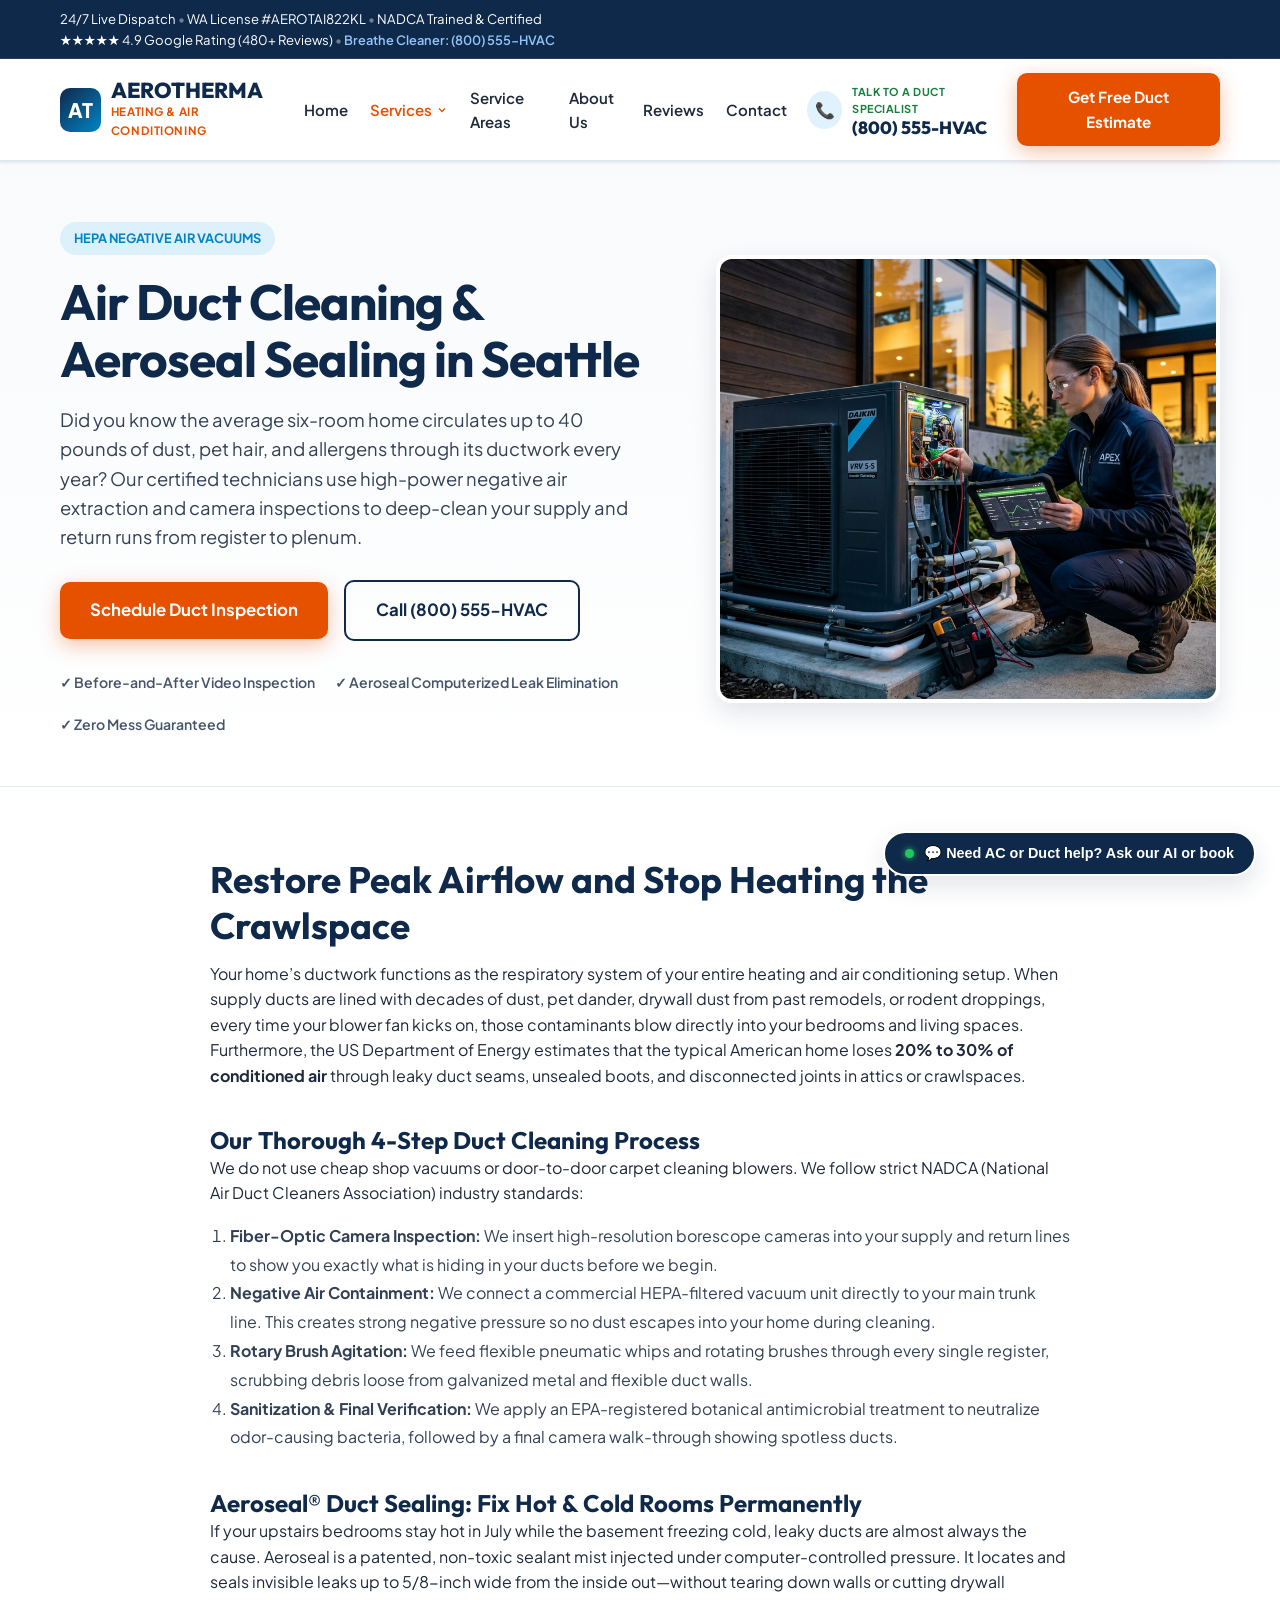
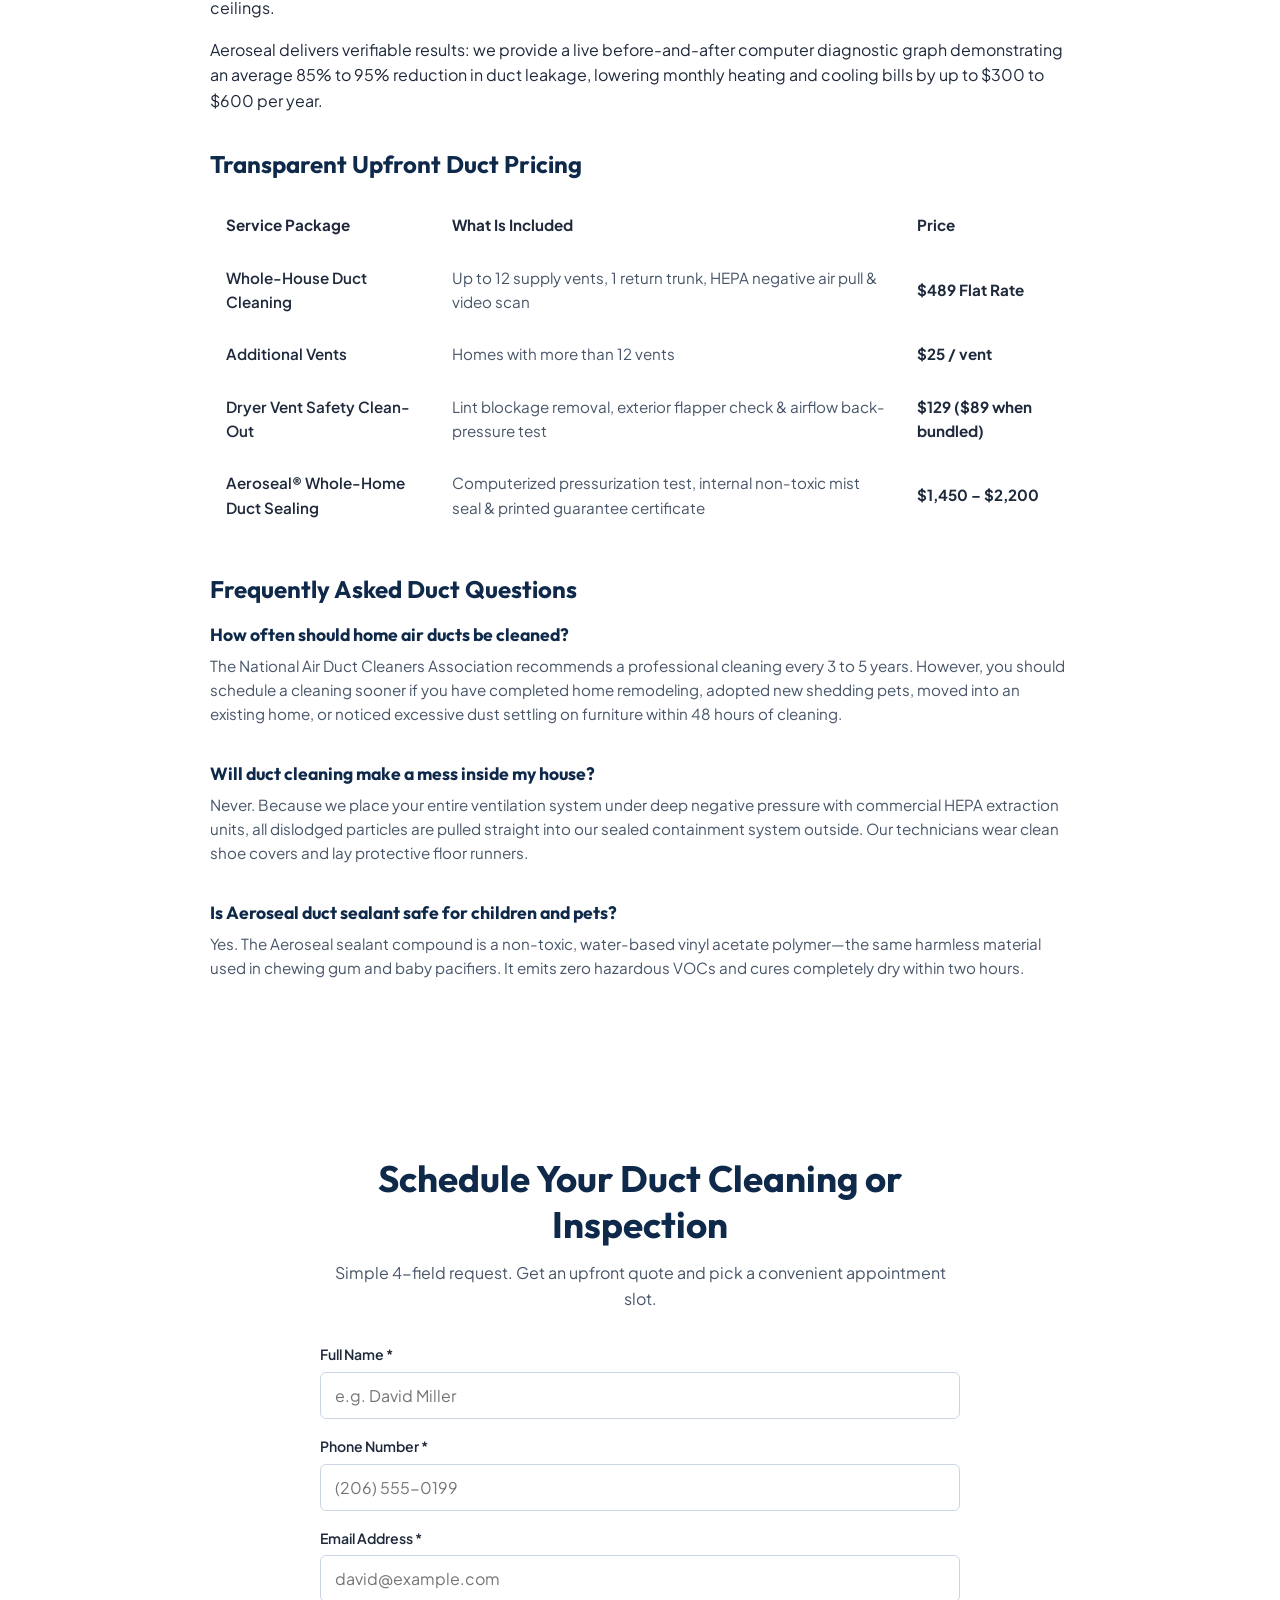
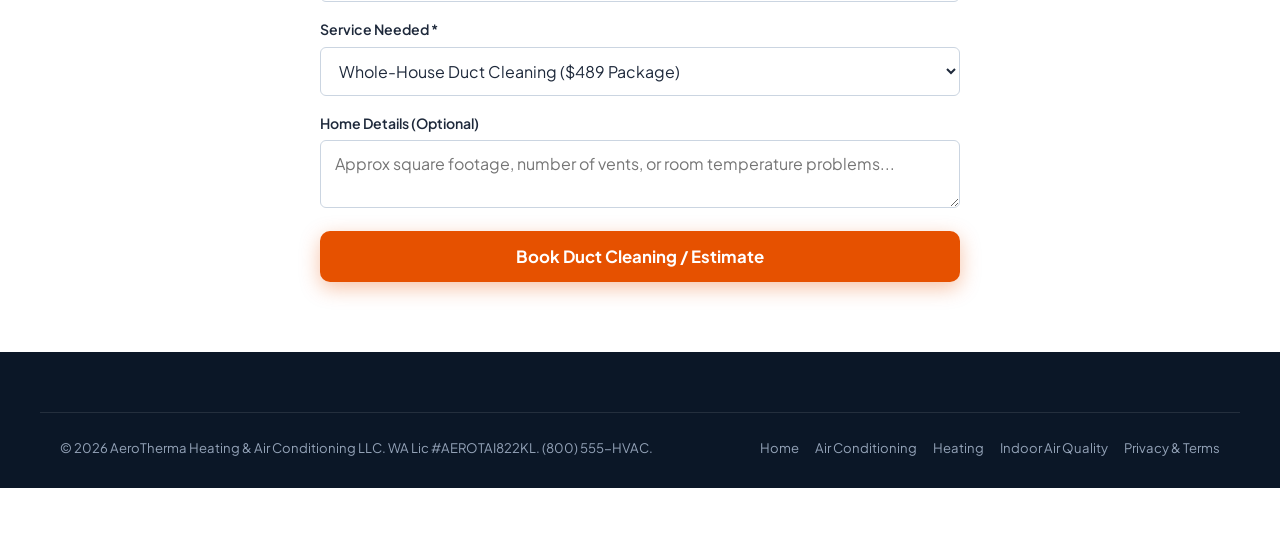
<file: services-ducts.html>
<!DOCTYPE html>
<html lang="en">
<head>
  <meta charset="UTF-8">
  <meta name="viewport" content="width=device-width, initial-scale=1.0, viewport-fit=cover">
  <title>Air Duct Cleaning & Sealing Services | AeroTherma HVAC Seattle</title>
  <meta name="description" content="Certified air duct cleaning and Aeroseal duct sealing in Seattle, Bellevue, and Puget Sound. Eliminate dust, fix hot and cold rooms, and reduce energy waste. Call (800) 555-HVAC.">
  <link rel="icon" type="image/svg+xml" href="favicon.svg">
  <link rel="preconnect" href="https://fonts.googleapis.com">
  <link rel="preconnect" href="https://fonts.gstatic.com" crossorigin>
  <link href="https://fonts.googleapis.com/css2?family=Plus+Jakarta+Sans:wght@400;500;600;700;800&family=Outfit:wght@500;600;700;800&display=swap" rel="stylesheet">
  <link rel="stylesheet" href="style.css">
</head>
<body class="page-light">

  <!-- Top Trust & Emergency Bar -->
  <aside class="top-trust-bar">
    <div class="container trust-bar-flex">
      <div class="trust-pill-group">
        <span class="trust-pill"><span class="icon-dot-green"></span> 24/7 Live Dispatch</span>
        <span class="trust-sep">•</span>
        <span class="trust-text">WA License #AEROTAI822KL</span>
        <span class="trust-sep">•</span>
        <span class="trust-text">NADCA Trained & Certified</span>
      </div>
      <div class="trust-contact-group">
        <span class="rating-stars">★★★★★</span>
        <span class="rating-text">4.9 Google Rating (480+ Reviews)</span>
        <span class="trust-sep">•</span>
        <a href="tel:18005554822" class="trust-link">Breathe Cleaner: (800) 555-HVAC</a>
      </div>
    </div>
  </aside>

  <!-- Site Header -->
  <header class="site-header">
    <div class="container header-inner">
      <a href="index.html" class="brand-logo">
        <div class="logo-badge">AT</div>
        <div class="logo-text">
          <span class="logo-title">AEROTHERMA</span>
          <span class="logo-tag">HEATING & AIR CONDITIONING</span>
        </div>
      </a>

      <nav class="main-nav" id="mainNav">
        <a href="index.html" class="nav-link">Home</a>
        <div class="nav-dropdown">
          <button class="nav-link dropdown-toggle active">
            <span>Services</span>
            <svg width="12" height="12" viewBox="0 0 24 24" fill="none" stroke="currentColor" stroke-width="2.5"><polyline points="6 9 12 15 18 9"></polyline></svg>
          </button>
          <div class="dropdown-menu">
            <a href="services-ac.html" class="dropdown-item">❄️ Air Conditioning</a>
            <a href="services-heating.html" class="dropdown-item">🔥 Heating & Furnaces</a>
            <a href="services-maintenance.html" class="dropdown-item">🛡️ Maintenance Plans ($89 Tune-Ups)</a>
            <a href="services-air-quality.html" class="dropdown-item">🍃 Indoor Air Quality</a>
            <a href="services-ducts.html" class="dropdown-item active">💨 Duct Cleaning & Sealing</a>
            <a href="services-emergency.html" class="dropdown-item emergency-link">🚨 24/7 Emergency Repairs</a>
          </div>
        </div>
        <a href="service-area-seattle.html" class="nav-link">Service Areas</a>
        <a href="about.html" class="nav-link">About Us</a>
        <a href="reviews.html" class="nav-link">Reviews</a>
        <a href="contact.html" class="nav-link">Contact</a>
      </nav>

      <div class="header-actions">
        <a href="tel:18005554822" class="header-phone-box">
          <div class="phone-icon-circle">📞</div>
          <div class="phone-meta">
            <span class="phone-top-label">TALK TO A DUCT SPECIALIST</span>
            <span class="phone-num">(800) 555-HVAC</span>
          </div>
        </a>
        <a href="#contact-quote-form" class="btn btn-cta-orange">Get Free Duct Estimate</a>
      </div>
    </div>
  </header>

  <main>
    <!-- Service Page Hero -->
    <section class="hero-clean">
      <div class="container hero-grid">
        <div class="hero-left">
          <span class="emergency-pill" style="background: rgba(14, 165, 233, 0.12); color: #0284c7; border-color: rgba(14, 165, 233, 0.3);">HEPA NEGATIVE AIR VACUUMS</span>
          <h1 class="hero-title">Air Duct Cleaning & Aeroseal Sealing in Seattle</h1>
          <p class="hero-text">
            Did you know the average six-room home circulates up to 40 pounds of dust, pet hair, and allergens through its ductwork every year? Our certified technicians use high-power negative air extraction and camera inspections to deep-clean your supply and return runs from register to plenum.
          </p>
          <div class="hero-cta-row">
            <a href="#contact-quote-form" class="btn btn-cta-orange btn-lg">Schedule Duct Inspection</a>
            <a href="tel:18005554822" class="btn btn-navy-outline btn-lg">Call (800) 555-HVAC</a>
          </div>
          <div class="hero-quick-points">
            <span>✓ Before-and-After Video Inspection</span>
            <span>✓ Aeroseal Computerized Leak Elimination</span>
            <span>✓ Zero Mess Guaranteed</span>
          </div>
        </div>

        <div class="hero-right">
          <div class="hero-photo-wrap">
            <img src="assets/images/hvac_hero.jpg" alt="AeroTherma technician inspecting ductwork with professional equipment" class="hero-img">
          </div>
        </div>
      </div>
    </section>

    <!-- Comprehensive Service Body (500-800 Words, SEO-Rich) -->
    <section class="section-padded">
      <div class="container" style="max-width: 900px;">
        <h2 class="section-title text-navy">Restore Peak Airflow and Stop Heating the Crawlspace</h2>
        <p>
          Your home’s ductwork functions as the respiratory system of your entire heating and air conditioning setup. When supply ducts are lined with decades of dust, pet dander, drywall dust from past remodels, or rodent droppings, every time your blower fan kicks on, those contaminants blow directly into your bedrooms and living spaces. Furthermore, the US Department of Energy estimates that the typical American home loses <strong>20% to 30% of conditioned air</strong> through leaky duct seams, unsealed boots, and disconnected joints in attics or crawlspaces.
        </p>

        <h3 style="margin-top: 36px; font-size: 1.5rem; color: var(--color-primary);">Our Thorough 4-Step Duct Cleaning Process</h3>
        <p>
          We do not use cheap shop vacuums or door-to-door carpet cleaning blowers. We follow strict NADCA (National Air Duct Cleaners Association) industry standards:
        </p>
        <ol style="margin: 16px 0 24px 20px; line-height: 1.8; color: #334155;">
          <li><strong>Fiber-Optic Camera Inspection:</strong> We insert high-resolution borescope cameras into your supply and return lines to show you exactly what is hiding in your ducts before we begin.</li>
          <li><strong>Negative Air Containment:</strong> We connect a commercial HEPA-filtered vacuum unit directly to your main trunk line. This creates strong negative pressure so no dust escapes into your home during cleaning.</li>
          <li><strong>Rotary Brush Agitation:</strong> We feed flexible pneumatic whips and rotating brushes through every single register, scrubbing debris loose from galvanized metal and flexible duct walls.</li>
          <li><strong>Sanitization & Final Verification:</strong> We apply an EPA-registered botanical antimicrobial treatment to neutralize odor-causing bacteria, followed by a final camera walk-through showing spotless ducts.</li>
        </ol>

        <h3 style="margin-top: 36px; font-size: 1.5rem; color: var(--color-primary);">Aeroseal® Duct Sealing: Fix Hot & Cold Rooms Permanently</h3>
        <p>
          If your upstairs bedrooms stay hot in July while the basement freezing cold, leaky ducts are almost always the cause. Aeroseal is a patented, non-toxic sealant mist injected under computer-controlled pressure. It locates and seals invisible leaks up to 5/8-inch wide from the inside out—without tearing down walls or cutting drywall ceilings.
        </p>
        <p>
          Aeroseal delivers verifiable results: we provide a live before-and-after computer diagnostic graph demonstrating an average 85% to 95% reduction in duct leakage, lowering monthly heating and cooling bills by up to $300 to $600 per year.
        </p>

        <!-- Upfront Pricing Transparent Table -->
        <h3 style="margin-top: 36px; font-size: 1.5rem; color: var(--color-primary);">Transparent Upfront Duct Pricing</h3>
        <div style="background: white; border: 1px solid var(--color-border); border-radius: var(--radius-md); overflow: hidden; margin: 20px 0;">
          <table style="width: 100%; border-collapse: collapse; text-align: left; font-size: 0.95rem;">
            <thead style="background: var(--color-bg-light); border-bottom: 2px solid var(--color-border);">
              <tr>
                <th style="padding: 14px 16px;">Service Package</th>
                <th style="padding: 14px 16px;">What Is Included</th>
                <th style="padding: 14px 16px;">Price</th>
              </tr>
            </thead>
            <tbody>
              <tr style="border-bottom: 1px solid var(--color-border);">
                <td style="padding: 14px 16px; font-weight: 600;">Whole-House Duct Cleaning</td>
                <td style="padding: 14px 16px; color: #475569;">Up to 12 supply vents, 1 return trunk, HEPA negative air pull & video scan</td>
                <td style="padding: 14px 16px; font-weight: 700; color: var(--color-accent);">$489 Flat Rate</td>
              </tr>
              <tr style="border-bottom: 1px solid var(--color-border);">
                <td style="padding: 14px 16px; font-weight: 600;">Additional Vents</td>
                <td style="padding: 14px 16px; color: #475569;">Homes with more than 12 vents</td>
                <td style="padding: 14px 16px; font-weight: 700; color: var(--color-accent);">$25 / vent</td>
              </tr>
              <tr style="border-bottom: 1px solid var(--color-border);">
                <td style="padding: 14px 16px; font-weight: 600;">Dryer Vent Safety Clean-Out</td>
                <td style="padding: 14px 16px; color: #475569;">Lint blockage removal, exterior flapper check & airflow back-pressure test</td>
                <td style="padding: 14px 16px; font-weight: 700; color: var(--color-accent);">$129 ($89 when bundled)</td>
              </tr>
              <tr>
                <td style="padding: 14px 16px; font-weight: 600;">Aeroseal® Whole-Home Duct Sealing</td>
                <td style="padding: 14px 16px; color: #475569;">Computerized pressurization test, internal non-toxic mist seal & printed guarantee certificate</td>
                <td style="padding: 14px 16px; font-weight: 700; color: var(--color-accent);">$1,450 – $2,200</td>
              </tr>
            </tbody>
          </table>
        </div>

        <!-- FAQ Section -->
        <h3 style="margin-top: 40px; font-size: 1.5rem; color: var(--color-primary);">Frequently Asked Duct Questions</h3>
        <div style="margin-top: 20px;">
          <div style="margin-bottom: 20px; border-bottom: 1px solid var(--color-border); padding-bottom: 16px;">
            <h4 style="font-size: 1.1rem; color: var(--color-primary); margin-bottom: 8px;">How often should home air ducts be cleaned?</h4>
            <p style="color: #475569; margin: 0; font-size: 0.95rem;">
              The National Air Duct Cleaners Association recommends a professional cleaning every 3 to 5 years. However, you should schedule a cleaning sooner if you have completed home remodeling, adopted new shedding pets, moved into an existing home, or noticed excessive dust settling on furniture within 48 hours of cleaning.
            </p>
          </div>
          <div style="margin-bottom: 20px; border-bottom: 1px solid var(--color-border); padding-bottom: 16px;">
            <h4 style="font-size: 1.1rem; color: var(--color-primary); margin-bottom: 8px;">Will duct cleaning make a mess inside my house?</h4>
            <p style="color: #475569; margin: 0; font-size: 0.95rem;">
              Never. Because we place your entire ventilation system under deep negative pressure with commercial HEPA extraction units, all dislodged particles are pulled straight into our sealed containment system outside. Our technicians wear clean shoe covers and lay protective floor runners.
            </p>
          </div>
          <div style="margin-bottom: 20px; padding-bottom: 16px;">
            <h4 style="font-size: 1.1rem; color: var(--color-primary); margin-bottom: 8px;">Is Aeroseal duct sealant safe for children and pets?</h4>
            <p style="color: #475569; margin: 0; font-size: 0.95rem;">
              Yes. The Aeroseal sealant compound is a non-toxic, water-based vinyl acetate polymer—the same harmless material used in chewing gum and baby pacifiers. It emits zero hazardous VOCs and cures completely dry within two hours.
            </p>
          </div>
        </div>
      </div>
    </section>

    <!-- 4-5 Field High-Conversion Quote Form -->
    <section class="section-padded bg-light" id="contact-quote-form">
      <div class="container" style="max-width: 680px;">
        <div style="text-align: center; margin-bottom: 32px;">
          <h2 class="section-title text-navy">Schedule Your Duct Cleaning or Inspection</h2>
          <p style="color: #475569;">Simple 4-field request. Get an upfront quote and pick a convenient appointment slot.</p>
        </div>

        <div class="lead-form-card">
          <form id="ductsLeadForm" onsubmit="return false;">
            <div class="form-group">
              <label class="form-label">Full Name *</label>
              <input type="text" class="form-input" id="ductsName" placeholder="e.g. David Miller" required>
            </div>
            <div class="form-group">
              <label class="form-label">Phone Number *</label>
              <input type="tel" class="form-input" id="ductsPhone" placeholder="(206) 555-0199" required>
            </div>
            <div class="form-group">
              <label class="form-label">Email Address *</label>
              <input type="email" class="form-input" id="ductsEmail" placeholder="david@example.com" required>
            </div>
            <div class="form-group">
              <label class="form-label">Service Needed *</label>
              <select class="form-select" id="ductsService">
                <option value="cleaning">Whole-House Duct Cleaning ($489 Package)</option>
                <option value="aeroseal">Aeroseal® Duct Sealing (Fix Uneven Temps)</option>
                <option value="dryer-vent">Dryer Vent Cleaning ($129)</option>
                <option value="inspection">Camera Ductwork Video Inspection</option>
              </select>
            </div>
            <div class="form-group">
              <label class="form-label">Home Details (Optional)</label>
              <textarea class="form-textarea" id="ductsNotes" rows="2" placeholder="Approx square footage, number of vents, or room temperature problems..."></textarea>
            </div>
            <button type="submit" class="btn btn-cta-orange btn-full btn-lg" id="submitDuctsBtn">
              <span>Book Duct Cleaning / Estimate</span>
            </button>
          </form>
          <div id="ductsFeedback" class="form-feedback" style="display: none;"></div>
        </div>
      </div>
    </section>
  </main>

  <!-- Footer -->
  <footer class="site-footer">
    <div class="container footer-bottom-bar">
      <div>© 2026 AeroTherma Heating & Air Conditioning LLC. WA Lic #AEROTAI822KL. (800) 555-HVAC.</div>
      <div class="footer-legal-links">
        <a href="index.html">Home</a>
        <a href="services-ac.html">Air Conditioning</a>
        <a href="services-heating.html">Heating</a>
        <a href="services-air-quality.html">Indoor Air Quality</a>
        <a href="privacy.html">Privacy & Terms</a>
      </div>
    </div>
  </footer>

  <!-- Sticky Mobile Action Bar -->
  <aside class="mobile-sticky-action-bar">
    <div class="mobile-action-grid">
      <a href="tel:18005554822" class="mobile-call-btn">📞 Call (800) 555-HVAC</a>
      <a href="#contact-quote-form" class="mobile-estimate-btn">📅 Schedule Clean</a>
    </div>
  </aside>

  <!-- AI Chat Widget -->
  <div class="floating-ai-widget" id="floatingAiWidget">
    <button type="button" class="ai-widget-trigger" id="widgetTrigger">
      <span class="ai-avatar-dot"></span>
      <span>💬 Need AC or Duct help? Ask our AI or book</span>
    </button>
    <div class="ai-chat-window" id="chatWindow" style="display: none;">
      <div class="chat-header">
        <div class="chat-title-wrap">
          <strong>AeroTherma Assistant</strong>
          <small>🤖 24/7 AI HVAC Help</small>
        </div>
        <button type="button" class="chat-close-btn" id="closeChatBtn">✕</button>
      </div>
      <div class="chat-body" id="chatMessages">
        <div class="chat-msg msg-ai">
          <div class="msg-bubble">
            Hello! Inquiring about duct cleaning, Aeroseal leak sealing, or have hot/cold spots in your house? Ask away!
          </div>
        </div>
      </div>
      <div class="chat-footer">
        <form id="chatForm" class="chat-input-row" onsubmit="return false;">
          <input type="text" id="chatInput" class="chat-input-field" placeholder="Ask about duct pricing or Aeroseal...">
          <button type="submit" class="chat-send-btn">➤</button>
        </form>
      </div>
    </div>
  </div>

  <script src="app.js"></script>
</body>
</html>
</file>
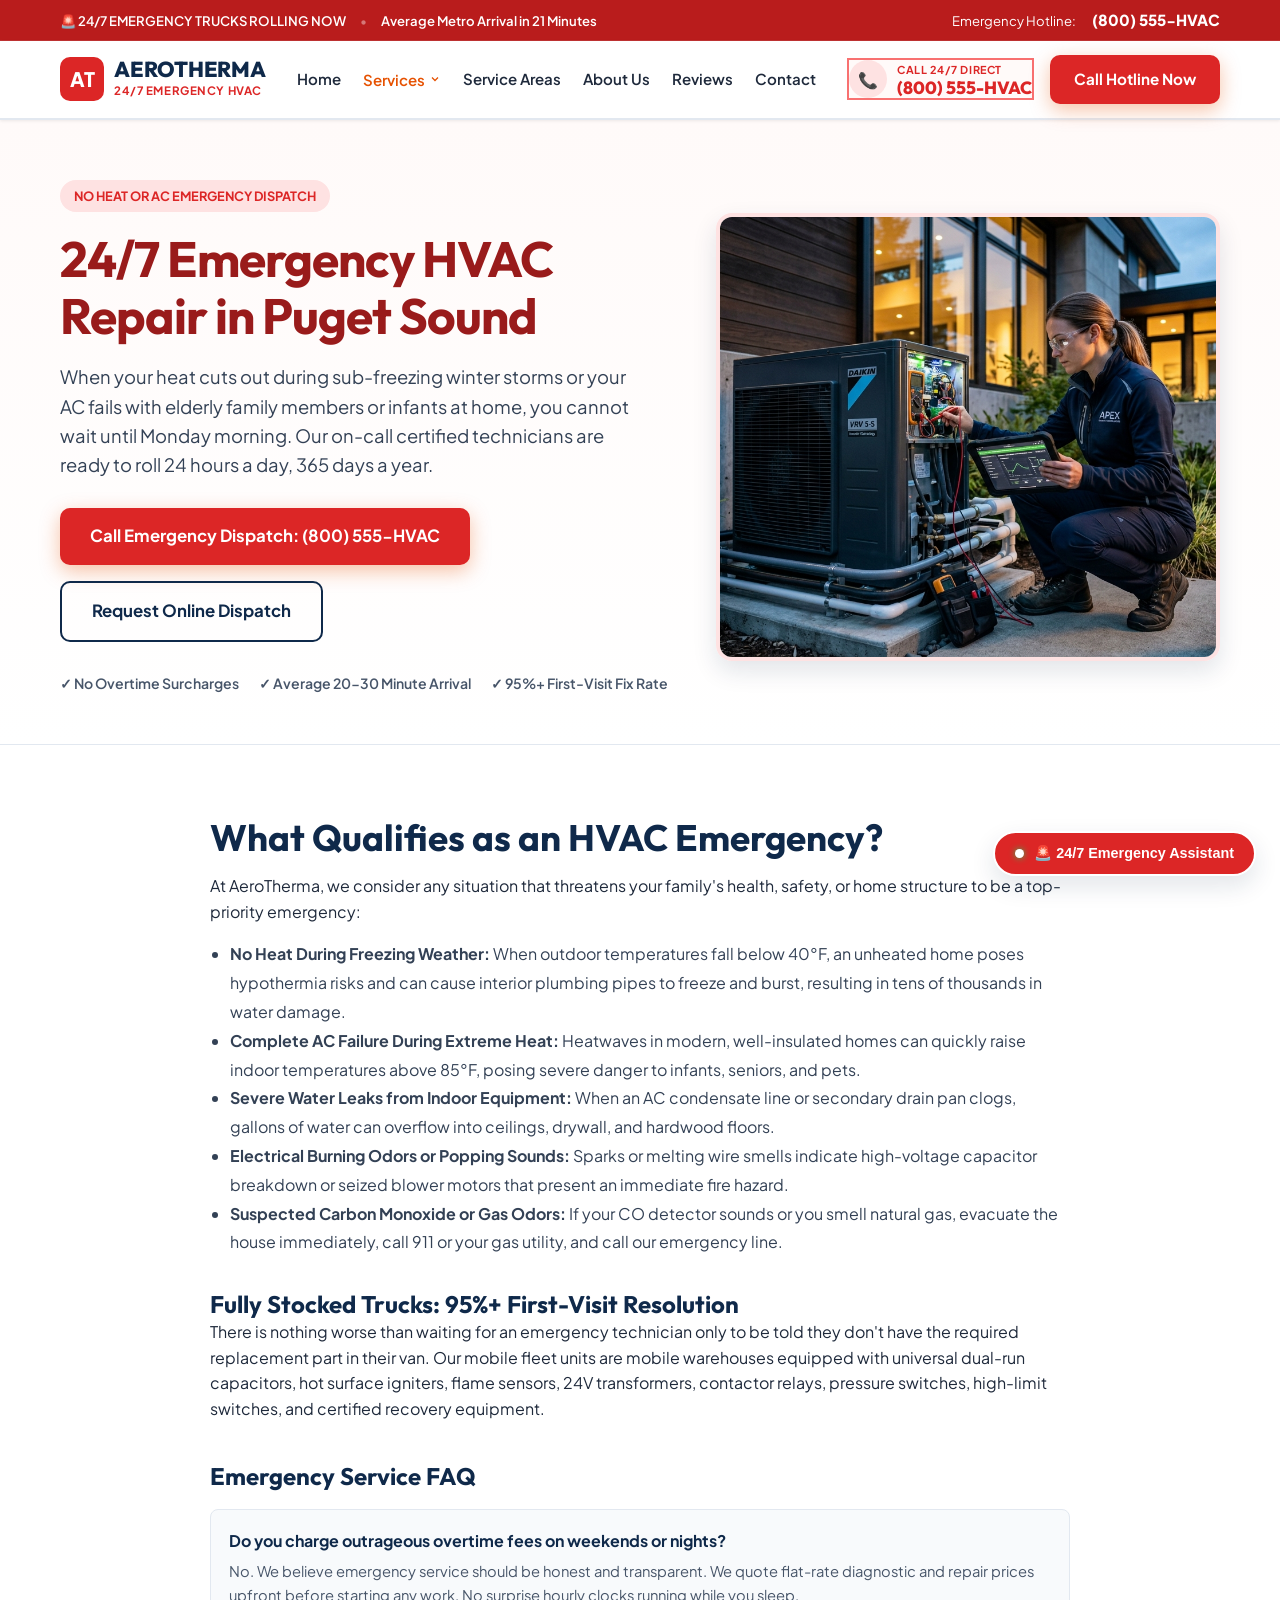
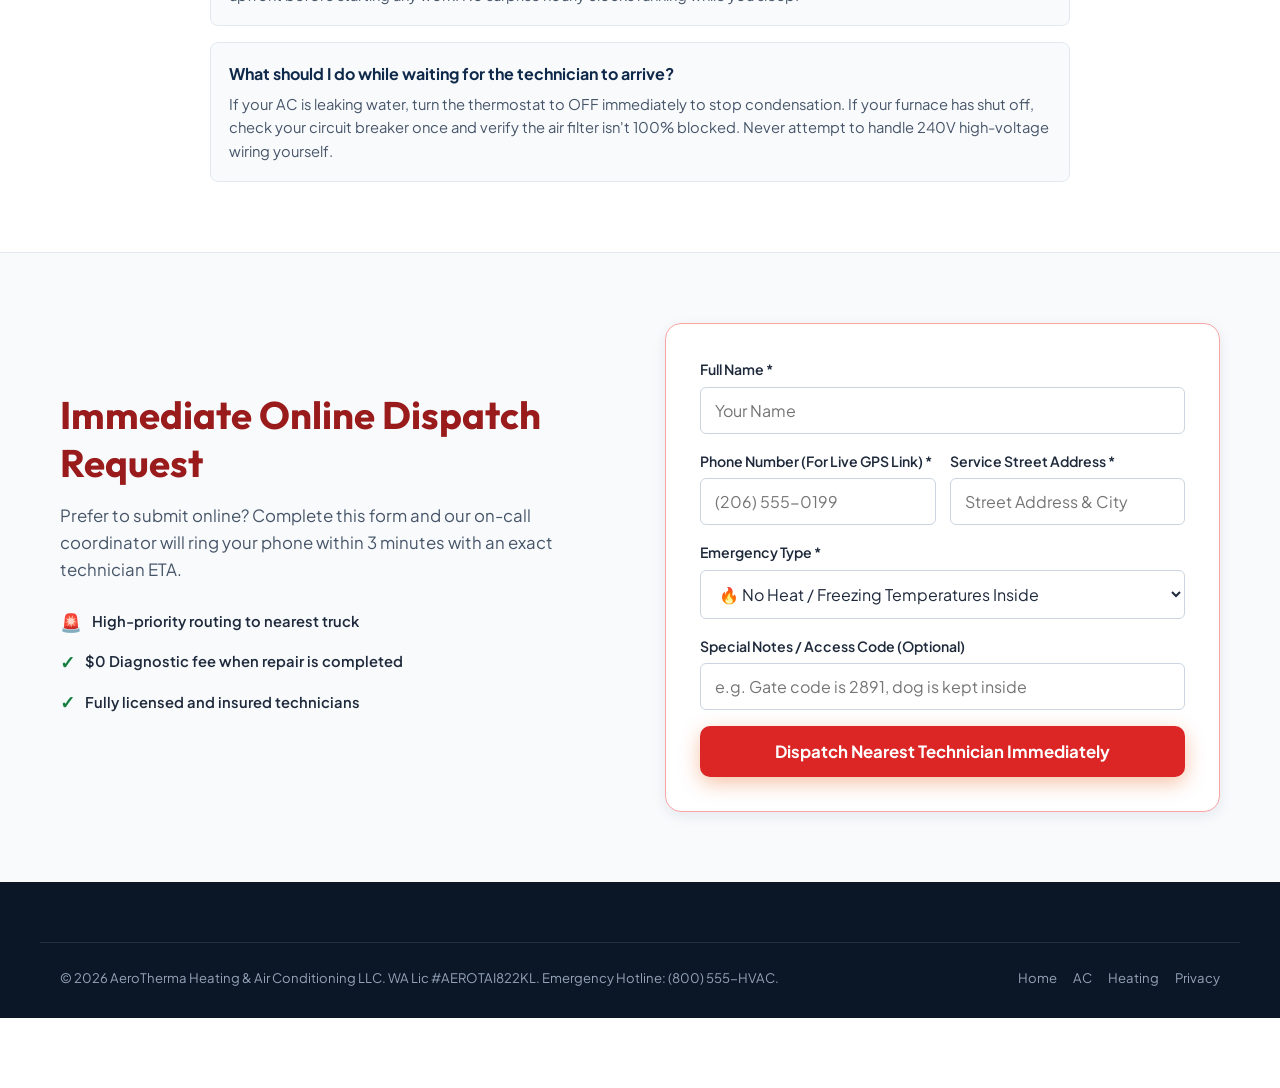
<file: services-emergency.html>
<!DOCTYPE html>
<html lang="en">
<head>
  <meta charset="UTF-8">
  <meta name="viewport" content="width=device-width, initial-scale=1.0">
  <title>24/7 Emergency HVAC Repair in Seattle & King County | AeroTherma</title>
  <meta name="description" content="Immediate 24-hour emergency heating and AC repair across Seattle, Bellevue & Puget Sound. Fully stocked trucks, no overtime surcharges, live answer. Call (800) 555-HVAC.">
  <link rel="preconnect" href="https://fonts.googleapis.com">
  <link rel="preconnect" href="https://fonts.gstatic.com" crossorigin>
  <link href="https://fonts.googleapis.com/css2?family=Outfit:wght@500;600;700;800&family=Plus+Jakarta+Sans:wght@400;500;600;700&display=swap" rel="stylesheet">
  <link rel="stylesheet" href="style.css">
  <link rel="icon" type="image/svg+xml" href="favicon.svg">
</head>
<body>
  <!-- Top Trust Bar -->
  <aside class="top-trust-bar" style="background-color: #b91c1c;">
    <div class="container top-trust-content">
      <div class="trust-badges-left">
        <span class="trust-item">🚨 24/7 EMERGENCY TRUCKS ROLLING NOW</span>
        <span class="trust-sep">•</span>
        <span class="trust-item">Average Metro Arrival in 21 Minutes</span>
      </div>
      <div class="trust-links-right">
        <span>Emergency Hotline:</span>
        <a href="tel:18005554822" class="trust-link" style="color: #fff; font-weight: 800; font-size: 0.95rem;">(800) 555-HVAC</a>
      </div>
    </div>
  </aside>

  <!-- Site Header -->
  <header class="site-header">
    <div class="container header-inner">
      <a href="index.html" class="brand-logo">
        <div class="logo-badge" style="background: #dc2626;">AT</div>
        <div class="logo-text">
          <span class="logo-title">AEROTHERMA</span>
          <span class="logo-tag" style="color: #dc2626;">24/7 EMERGENCY HVAC</span>
        </div>
      </a>

      <nav class="main-nav" id="mainNav">
        <a href="index.html" class="nav-link">Home</a>
        <div class="nav-dropdown">
          <button class="nav-link dropdown-toggle active">
            <span>Services</span>
            <svg width="12" height="12" viewBox="0 0 24 24" fill="none" stroke="currentColor" stroke-width="2.5"><polyline points="6 9 12 15 18 9"></polyline></svg>
          </button>
          <div class="dropdown-menu">
            <a href="services-ac.html" class="dropdown-item">❄️ Air Conditioning</a>
            <a href="services-heating.html" class="dropdown-item">🔥 Heating & Furnaces</a>
            <a href="services-maintenance.html" class="dropdown-item">🛡️ Maintenance Plans ($89 Tune-Ups)</a>
            <a href="services-emergency.html" class="dropdown-item emergency-link">🚨 24/7 Emergency Repairs</a>
          </div>
        </div>
        <a href="service-area-seattle.html" class="nav-link">Service Areas</a>
        <a href="about.html" class="nav-link">About Us</a>
        <a href="reviews.html" class="nav-link">Reviews</a>
        <a href="contact.html" class="nav-link">Contact</a>
      </nav>

      <div class="header-actions">
        <a href="tel:18005554822" class="header-phone-box" style="border: 2px solid #f87171; background: #fffaf9;">
          <div class="phone-icon-circle" style="background: #fee2e2; color: #dc2626;">📞</div>
          <div class="phone-meta">
            <span class="phone-top-label" style="color: #dc2626;">CALL 24/7 DIRECT</span>
            <span class="phone-num" style="color: #dc2626;">(800) 555-HVAC</span>
          </div>
        </a>
        <a href="tel:18005554822" class="btn btn-cta-orange" style="background-color: #dc2626;">Call Hotline Now</a>
      </div>
    </div>
  </header>

  <main>
    <!-- Emergency Hero -->
    <section class="hero-clean" style="background: linear-gradient(180deg, #fffaf9 0%, #ffffff 100%);">
      <div class="container hero-grid">
        <div class="hero-left">
          <span class="emergency-pill">NO HEAT OR AC EMERGENCY DISPATCH</span>
          <h1 class="hero-title" style="color: #991b1b;">24/7 Emergency HVAC Repair in Puget Sound</h1>
          <p class="hero-text">
            When your heat cuts out during sub-freezing winter storms or your AC fails with elderly family members or infants at home, you cannot wait until Monday morning. Our on-call certified technicians are ready to roll 24 hours a day, 365 days a year.
          </p>
          <div class="hero-cta-row">
            <a href="tel:18005554822" class="btn btn-cta-orange btn-lg" style="background-color: #dc2626;">
              <span>Call Emergency Dispatch: (800) 555-HVAC</span>
            </a>
            <a href="#emergency-form" class="btn btn-navy-outline btn-lg">Request Online Dispatch</a>
          </div>
          <div class="hero-quick-points">
            <span>✓ No Overtime Surcharges</span>
            <span>✓ Average 20-30 Minute Arrival</span>
            <span>✓ 95%+ First-Visit Fix Rate</span>
          </div>
        </div>

        <div class="hero-right">
          <div class="hero-photo-wrap" style="border-color: #fee2e2;">
            <img src="assets/images/hvac_hero.jpg" alt="AeroTherma emergency mobile service truck and technician ready for dispatch" class="hero-img">
          </div>
        </div>
      </div>
    </section>

    <!-- Emergency Content (500-800 Words, SEO-Rich) -->
    <section class="section-padded">
      <div class="container" style="max-width: 900px;">
        <h2 class="section-title text-navy">What Qualifies as an HVAC Emergency?</h2>
        <p>
          At AeroTherma, we consider any situation that threatens your family's health, safety, or home structure to be a top-priority emergency:
        </p>
        <ul style="margin: 16px 0 24px 20px; line-height: 1.8; color: #334155;">
          <li><strong>No Heat During Freezing Weather:</strong> When outdoor temperatures fall below 40°F, an unheated home poses hypothermia risks and can cause interior plumbing pipes to freeze and burst, resulting in tens of thousands in water damage.</li>
          <li><strong>Complete AC Failure During Extreme Heat:</strong> Heatwaves in modern, well-insulated homes can quickly raise indoor temperatures above 85°F, posing severe danger to infants, seniors, and pets.</li>
          <li><strong>Severe Water Leaks from Indoor Equipment:</strong> When an AC condensate line or secondary drain pan clogs, gallons of water can overflow into ceilings, drywall, and hardwood floors.</li>
          <li><strong>Electrical Burning Odors or Popping Sounds:</strong> Sparks or melting wire smells indicate high-voltage capacitor breakdown or seized blower motors that present an immediate fire hazard.</li>
          <li><strong>Suspected Carbon Monoxide or Gas Odors:</strong> If your CO detector sounds or you smell natural gas, evacuate the house immediately, call 911 or your gas utility, and call our emergency line.</li>
        </ul>

        <h3 style="margin-top: 32px; font-size: 1.5rem; color: var(--color-primary);">Fully Stocked Trucks: 95%+ First-Visit Resolution</h3>
        <p>
          There is nothing worse than waiting for an emergency technician only to be told they don't have the required replacement part in their van. Our mobile fleet units are mobile warehouses equipped with universal dual-run capacitors, hot surface igniters, flame sensors, 24V transformers, contactor relays, pressure switches, high-limit switches, and certified recovery equipment.
        </p>

        <!-- Emergency FAQ -->
        <h3 style="margin-top: 40px; font-size: 1.5rem; color: var(--color-primary);">Emergency Service FAQ</h3>
        <div style="margin-top: 18px; display: flex; flex-direction: column; gap: 16px;">
          <div style="background: #f8fafc; border: 1px solid #e2e8f0; padding: 18px; border-radius: 8px;">
            <strong style="color: var(--color-primary); display: block; margin-bottom: 6px;">Do you charge outrageous overtime fees on weekends or nights?</strong>
            <p style="margin-bottom: 0; font-size: 0.92rem; color: #475569;">
              No. We believe emergency service should be honest and transparent. We quote flat-rate diagnostic and repair prices upfront before starting any work. No surprise hourly clocks running while you sleep.
            </p>
          </div>
          <div style="background: #f8fafc; border: 1px solid #e2e8f0; padding: 18px; border-radius: 8px;">
            <strong style="color: var(--color-primary); display: block; margin-bottom: 6px;">What should I do while waiting for the technician to arrive?</strong>
            <p style="margin-bottom: 0; font-size: 0.92rem; color: #475569;">
              If your AC is leaking water, turn the thermostat to OFF immediately to stop condensation. If your furnace has shut off, check your circuit breaker once and verify the air filter isn't 100% blocked. Never attempt to handle 240V high-voltage wiring yourself.
            </p>
          </div>
        </div>
      </div>
    </section>

    <!-- 4-5 Field Emergency Request Form -->
    <section class="cta-form-section" id="emergency-form">
      <div class="container cta-form-grid">
        <div class="cta-info-box">
          <h2 style="color: #991b1b;">Immediate Online Dispatch Request</h2>
          <p>Prefer to submit online? Complete this form and our on-call coordinator will ring your phone within 3 minutes with an exact technician ETA.</p>
          <div class="guarantee-badges">
            <div class="g-badge"><span class="g-badge-icon" style="color: #dc2626;">🚨</span><span>High-priority routing to nearest truck</span></div>
            <div class="g-badge"><span class="g-badge-icon">✓</span><span>$0 Diagnostic fee when repair is completed</span></div>
            <div class="g-badge"><span class="g-badge-icon">✓</span><span>Fully licensed and insured technicians</span></div>
          </div>
        </div>

        <div class="contact-card-clean" style="border-color: #fca5a5;">
          <form id="emergencyLeadForm" onsubmit="return false;">
            <div class="form-group">
              <label class="form-label">Full Name *</label>
              <input type="text" class="form-input" id="emName" placeholder="Your Name" required>
            </div>
            <div class="form-row-2">
              <div class="form-group">
                <label class="form-label">Phone Number (For Live GPS Link) *</label>
                <input type="tel" class="form-input" id="emPhone" placeholder="(206) 555-0199" required>
              </div>
              <div class="form-group">
                <label class="form-label">Service Street Address *</label>
                <input type="text" class="form-input" id="emAddress" placeholder="Street Address & City" required>
              </div>
            </div>
            <div class="form-group">
              <label class="form-label">Emergency Type *</label>
              <select class="form-select" id="emType">
                <option value="no-heat" selected>🔥 No Heat / Freezing Temperatures Inside</option>
                <option value="no-ac">❄️ No AC / Heatwave Conditions Inside</option>
                <option value="leak">💧 Water Leak / Overflow Pan Dripping</option>
                <option value="electrical">⚠️ Electrical Burning Smell / Sparks</option>
              </select>
            </div>
            <div class="form-group">
              <label class="form-label">Special Notes / Access Code (Optional)</label>
              <input type="text" class="form-input" id="emNotes" placeholder="e.g. Gate code is 2891, dog is kept inside">
            </div>
            <button type="submit" class="btn btn-cta-orange btn-full btn-lg" style="background-color: #dc2626;" id="submitEmBtn">
              <span>Dispatch Nearest Technician Immediately</span>
            </button>
          </form>
          <div id="emFeedback" class="form-feedback" style="display: none;"></div>
        </div>
      </div>
    </section>
  </main>

  <!-- Footer -->
  <footer class="site-footer">
    <div class="container footer-bottom-bar">
      <div>© 2026 AeroTherma Heating & Air Conditioning LLC. WA Lic #AEROTAI822KL. Emergency Hotline: (800) 555-HVAC.</div>
      <div class="footer-legal-links">
        <a href="index.html">Home</a>
        <a href="services-ac.html">AC</a>
        <a href="services-heating.html">Heating</a>
        <a href="privacy.html">Privacy</a>
      </div>
    </div>
  </footer>

  <!-- Sticky Mobile Action Bar -->
  <aside class="mobile-sticky-action-bar">
    <div class="mobile-action-grid">
      <a href="tel:18005554822" class="mobile-call-btn" style="background-color: #dc2626;">🚨 CALL (800) 555-HVAC</a>
      <a href="#emergency-form" class="mobile-estimate-btn">📅 Request Dispatch</a>
    </div>
  </aside>

  <!-- AI Chat Widget -->
  <div class="floating-ai-widget" id="floatingAiWidget">
    <button type="button" class="ai-widget-trigger" id="widgetTrigger" style="background-color: #dc2626;">
      <span class="ai-avatar-dot" style="background-color: #ffffff;"></span>
      <span>🚨 24/7 Emergency Assistant</span>
    </button>
    <div class="ai-chat-window" id="chatWindow" style="display: none;">
      <div class="chat-header" style="background-color: #dc2626;">
        <div class="chat-title-wrap">
          <strong>AeroTherma Emergency AI</strong>
          <small>⚡ 24/7 Urgent Triage</small>
        </div>
        <button type="button" class="chat-close-btn" id="closeChatBtn">✕</button>
      </div>
      <div class="chat-body" id="chatMessages">
        <div class="chat-msg msg-ai">
          <div class="msg-bubble">
            Emergency technician dispatch is active across the metro area. If you have no heat or no AC, tell me your symptoms or call our live dispatcher at (800) 555-HVAC.
          </div>
        </div>
      </div>
      <div class="chat-footer">
        <form id="chatForm" class="chat-input-row" onsubmit="return false;">
          <input type="text" id="chatInput" class="chat-input-field" placeholder="Describe emergency issue...">
          <button type="submit" class="chat-send-btn" style="background-color: #dc2626;">➤</button>
        </form>
      </div>
    </div>
  </div>

  <script src="app.js"></script>
</body>
</html>
</file>
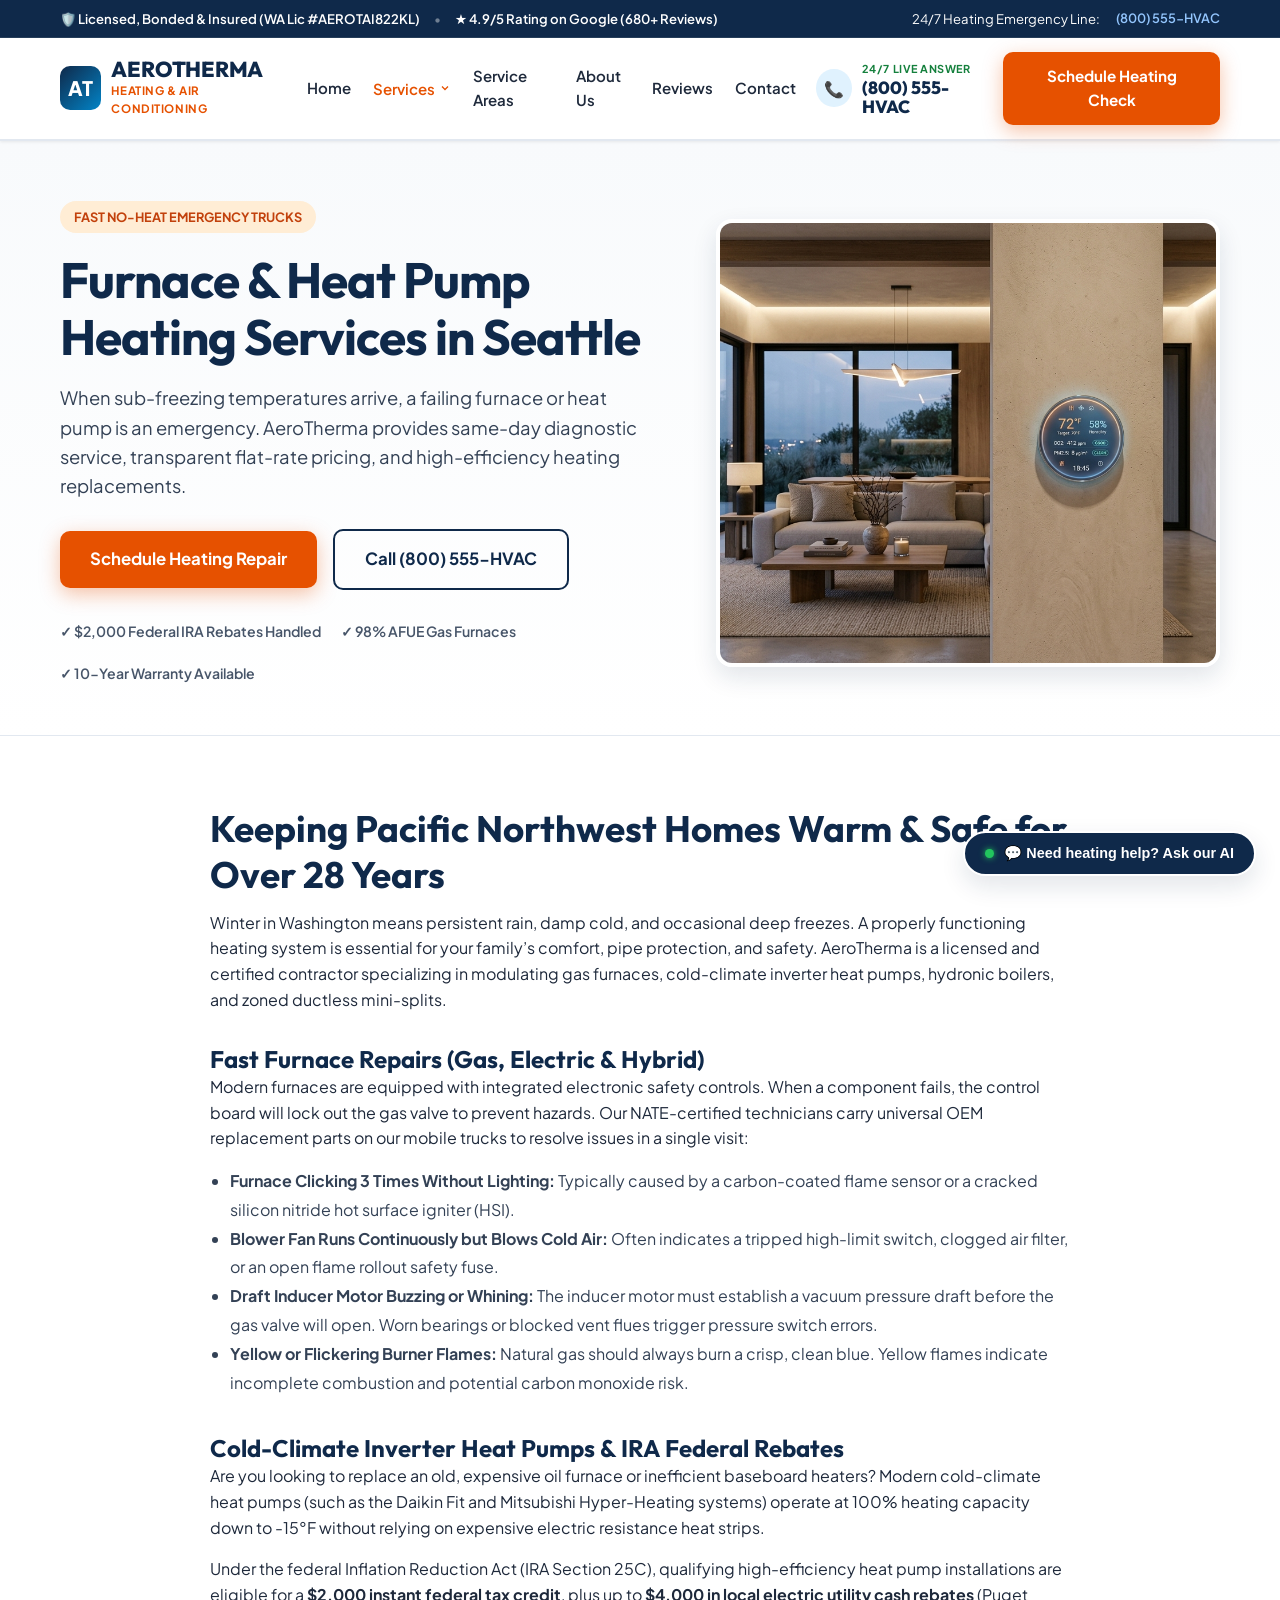
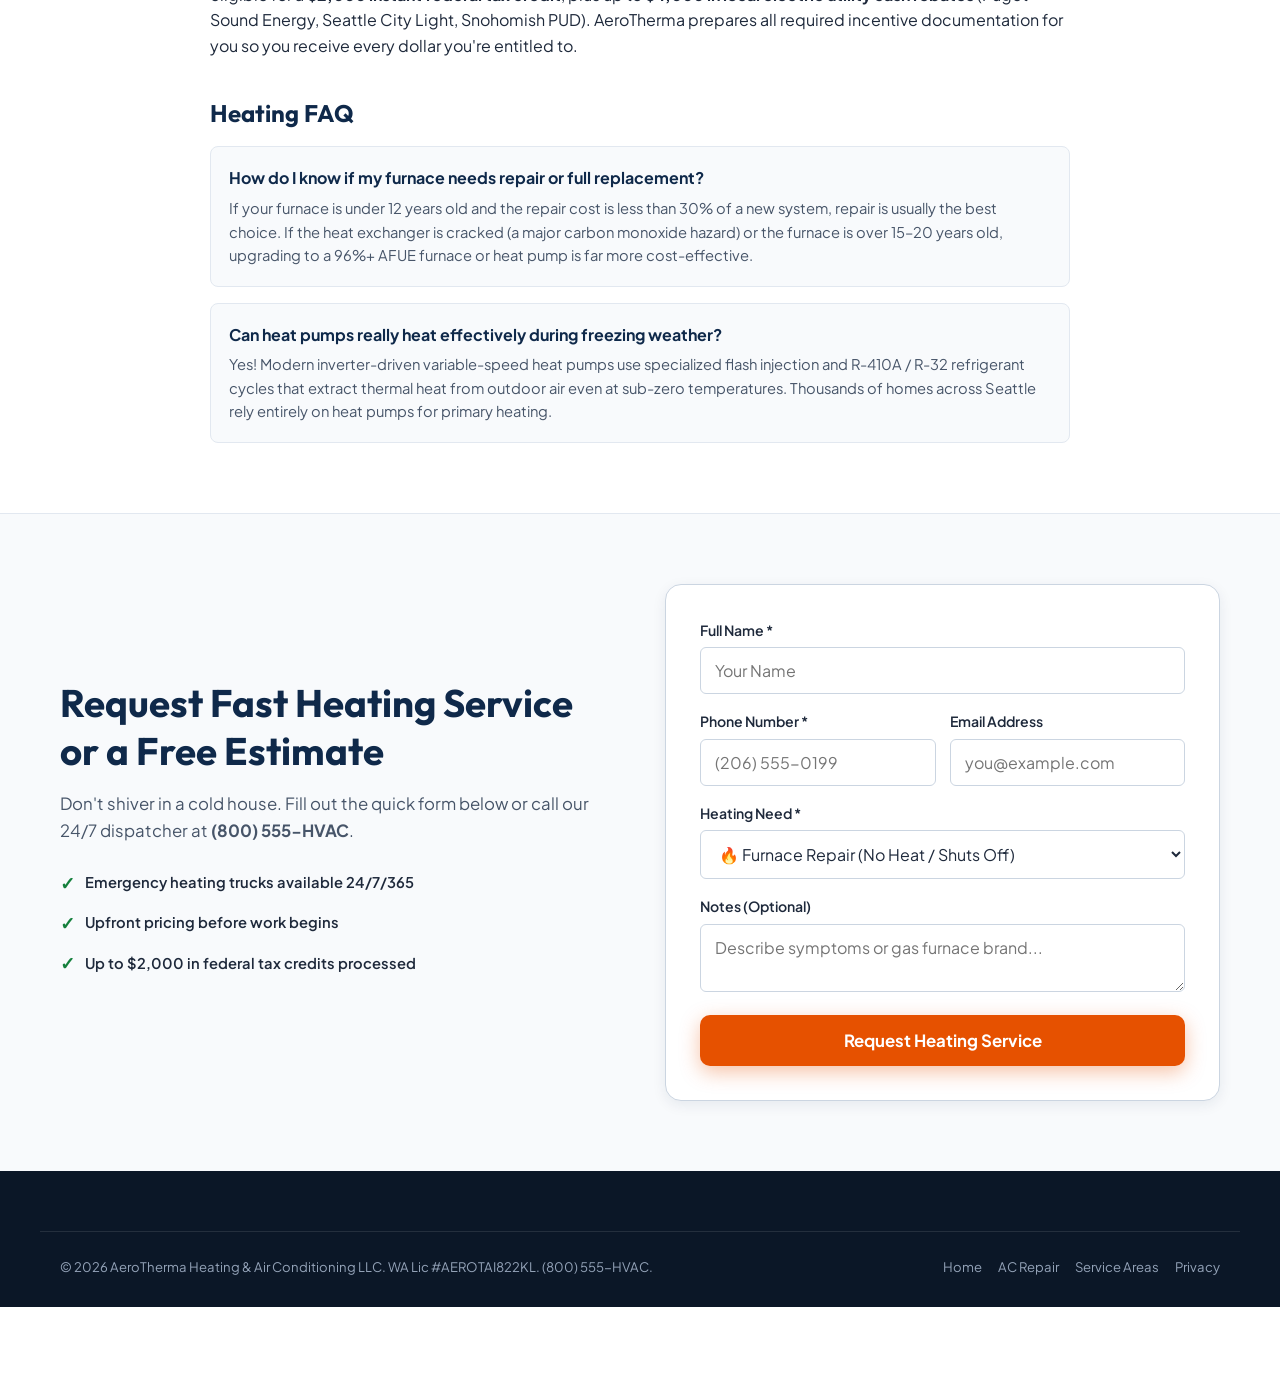
<file: services-heating.html>
<!DOCTYPE html>
<html lang="en">
<head>
  <meta charset="UTF-8">
  <meta name="viewport" content="width=device-width, initial-scale=1.0">
  <title>Furnace & Heat Pump Repair & Installation | AeroTherma HVAC</title>
  <meta name="description" content="Dependable furnace repair, heat pump replacement, and 24/7 emergency heating in Seattle & Puget Sound. Save with up to $2,000 in IRA tax credits. Call (800) 555-HVAC.">
  <link rel="preconnect" href="https://fonts.googleapis.com">
  <link rel="preconnect" href="https://fonts.gstatic.com" crossorigin>
  <link href="https://fonts.googleapis.com/css2?family=Outfit:wght@500;600;700;800&family=Plus+Jakarta+Sans:wght@400;500;600;700&display=swap" rel="stylesheet">
  <link rel="stylesheet" href="style.css">
  <link rel="icon" type="image/svg+xml" href="favicon.svg">
</head>
<body>
  <!-- Top Trust Bar -->
  <aside class="top-trust-bar">
    <div class="container top-trust-content">
      <div class="trust-badges-left">
        <span class="trust-item">🛡️ Licensed, Bonded & Insured (WA Lic #AEROTAI822KL)</span>
        <span class="trust-sep">•</span>
        <span class="trust-item">★ 4.9/5 Rating on Google (680+ Reviews)</span>
      </div>
      <div class="trust-links-right">
        <span>24/7 Heating Emergency Line:</span>
        <a href="tel:18005554822" class="trust-link">(800) 555-HVAC</a>
      </div>
    </div>
  </aside>

  <!-- Site Header -->
  <header class="site-header">
    <div class="container header-inner">
      <a href="index.html" class="brand-logo">
        <div class="logo-badge">AT</div>
        <div class="logo-text">
          <span class="logo-title">AEROTHERMA</span>
          <span class="logo-tag">HEATING & AIR CONDITIONING</span>
        </div>
      </a>

      <nav class="main-nav" id="mainNav">
        <a href="index.html" class="nav-link">Home</a>
        <div class="nav-dropdown">
          <button class="nav-link dropdown-toggle active">
            <span>Services</span>
            <svg width="12" height="12" viewBox="0 0 24 24" fill="none" stroke="currentColor" stroke-width="2.5"><polyline points="6 9 12 15 18 9"></polyline></svg>
          </button>
          <div class="dropdown-menu">
            <a href="services-ac.html" class="dropdown-item">❄️ Air Conditioning</a>
            <a href="services-heating.html" class="dropdown-item">🔥 Heating & Furnaces</a>
            <a href="services-heating.html#heat-pumps" class="dropdown-item">⚡ Heat Pumps & Inverters</a>
            <a href="services-maintenance.html" class="dropdown-item">🛡️ Maintenance Plans ($89 Tune-Ups)</a>
            <a href="services-emergency.html" class="dropdown-item emergency-link">🚨 24/7 Emergency Repairs</a>
          </div>
        </div>
        <a href="service-area-seattle.html" class="nav-link">Service Areas</a>
        <a href="about.html" class="nav-link">About Us</a>
        <a href="reviews.html" class="nav-link">Reviews</a>
        <a href="contact.html" class="nav-link">Contact</a>
      </nav>

      <div class="header-actions">
        <a href="tel:18005554822" class="header-phone-box">
          <div class="phone-icon-circle">📞</div>
          <div class="phone-meta">
            <span class="phone-top-label">24/7 LIVE ANSWER</span>
            <span class="phone-num">(800) 555-HVAC</span>
          </div>
        </a>
        <a href="#contact-quote-form" class="btn btn-cta-orange">Schedule Heating Check</a>
      </div>
    </div>
  </header>

  <main>
    <!-- Heating Hero -->
    <section class="hero-clean">
      <div class="container hero-grid">
        <div class="hero-left">
          <span class="emergency-pill" style="background-color: #ffedd5; color: #c2410c;">FAST NO-HEAT EMERGENCY TRUCKS</span>
          <h1 class="hero-title">Furnace & Heat Pump Heating Services in Seattle</h1>
          <p class="hero-text">
            When sub-freezing temperatures arrive, a failing furnace or heat pump is an emergency. AeroTherma provides same-day diagnostic service, transparent flat-rate pricing, and high-efficiency heating replacements.
          </p>
          <div class="hero-cta-row">
            <a href="#contact-quote-form" class="btn btn-cta-orange btn-lg">Schedule Heating Repair</a>
            <a href="tel:18005554822" class="btn btn-navy-outline btn-lg">Call (800) 555-HVAC</a>
          </div>
          <div class="hero-quick-points">
            <span>✓ $2,000 Federal IRA Rebates Handled</span>
            <span>✓ 98% AFUE Gas Furnaces</span>
            <span>✓ 10-Year Warranty Available</span>
          </div>
        </div>

        <div class="hero-right">
          <div class="hero-photo-wrap">
            <img src="assets/images/smart_thermostat.jpg" alt="Smart digital thermostat controlling whole home heating temperature" class="hero-img">
          </div>
        </div>
      </div>
    </section>

    <!-- Heating Detailed Content (500-800 Words, SEO-Rich) -->
    <section class="section-padded">
      <div class="container" style="max-width: 900px;">
        <h2 class="section-title text-navy">Keeping Pacific Northwest Homes Warm & Safe for Over 28 Years</h2>
        <p>
          Winter in Washington means persistent rain, damp cold, and occasional deep freezes. A properly functioning heating system is essential for your family’s comfort, pipe protection, and safety. AeroTherma is a licensed and certified contractor specializing in modulating gas furnaces, cold-climate inverter heat pumps, hydronic boilers, and zoned ductless mini-splits.
        </p>

        <h3 style="margin-top: 32px; font-size: 1.5rem; color: var(--color-primary);">Fast Furnace Repairs (Gas, Electric & Hybrid)</h3>
        <p>
          Modern furnaces are equipped with integrated electronic safety controls. When a component fails, the control board will lock out the gas valve to prevent hazards. Our NATE-certified technicians carry universal OEM replacement parts on our mobile trucks to resolve issues in a single visit:
        </p>
        <ul style="margin: 16px 0 24px 20px; line-height: 1.8; color: #334155;">
          <li><strong>Furnace Clicking 3 Times Without Lighting:</strong> Typically caused by a carbon-coated flame sensor or a cracked silicon nitride hot surface igniter (HSI).</li>
          <li><strong>Blower Fan Runs Continuously but Blows Cold Air:</strong> Often indicates a tripped high-limit switch, clogged air filter, or an open flame rollout safety fuse.</li>
          <li><strong>Draft Inducer Motor Buzzing or Whining:</strong> The inducer motor must establish a vacuum pressure draft before the gas valve will open. Worn bearings or blocked vent flues trigger pressure switch errors.</li>
          <li><strong>Yellow or Flickering Burner Flames:</strong> Natural gas should always burn a crisp, clean blue. Yellow flames indicate incomplete combustion and potential carbon monoxide risk.</li>
        </ul>

        <div id="heat-pumps"></div>
        <h3 style="margin-top: 36px; font-size: 1.5rem; color: var(--color-primary);">Cold-Climate Inverter Heat Pumps & IRA Federal Rebates</h3>
        <p>
          Are you looking to replace an old, expensive oil furnace or inefficient baseboard heaters? Modern cold-climate heat pumps (such as the Daikin Fit and Mitsubishi Hyper-Heating systems) operate at 100% heating capacity down to -15°F without relying on expensive electric resistance heat strips.
        </p>
        <p>
          Under the federal Inflation Reduction Act (IRA Section 25C), qualifying high-efficiency heat pump installations are eligible for a <strong>$2,000 instant federal tax credit</strong>, plus up to <strong>$4,000 in local electric utility cash rebates</strong> (Puget Sound Energy, Seattle City Light, Snohomish PUD). AeroTherma prepares all required incentive documentation for you so you receive every dollar you're entitled to.
        </p>

        <!-- FAQ Section -->
        <h3 style="margin-top: 40px; font-size: 1.5rem; color: var(--color-primary);">Heating FAQ</h3>
        <div style="margin-top: 18px; display: flex; flex-direction: column; gap: 16px;">
          <div style="background: #f8fafc; border: 1px solid #e2e8f0; padding: 18px; border-radius: 8px;">
            <strong style="color: var(--color-primary); display: block; margin-bottom: 6px;">How do I know if my furnace needs repair or full replacement?</strong>
            <p style="margin-bottom: 0; font-size: 0.92rem; color: #475569;">
              If your furnace is under 12 years old and the repair cost is less than 30% of a new system, repair is usually the best choice. If the heat exchanger is cracked (a major carbon monoxide hazard) or the furnace is over 15–20 years old, upgrading to a 96%+ AFUE furnace or heat pump is far more cost-effective.
            </p>
          </div>
          <div style="background: #f8fafc; border: 1px solid #e2e8f0; padding: 18px; border-radius: 8px;">
            <strong style="color: var(--color-primary); display: block; margin-bottom: 6px;">Can heat pumps really heat effectively during freezing weather?</strong>
            <p style="margin-bottom: 0; font-size: 0.92rem; color: #475569;">
              Yes! Modern inverter-driven variable-speed heat pumps use specialized flash injection and R-410A / R-32 refrigerant cycles that extract thermal heat from outdoor air even at sub-zero temperatures. Thousands of homes across Seattle rely entirely on heat pumps for primary heating.
            </p>
          </div>
        </div>
      </div>
    </section>

    <!-- 4-5 Field High-Converting CTA Form -->
    <section class="cta-form-section" id="contact-quote-form">
      <div class="container cta-form-grid">
        <div class="cta-info-box">
          <h2>Request Fast Heating Service or a Free Estimate</h2>
          <p>Don't shiver in a cold house. Fill out the quick form below or call our 24/7 dispatcher at <strong>(800) 555-HVAC</strong>.</p>
          <div class="guarantee-badges">
            <div class="g-badge"><span class="g-badge-icon">✓</span><span>Emergency heating trucks available 24/7/365</span></div>
            <div class="g-badge"><span class="g-badge-icon">✓</span><span>Upfront pricing before work begins</span></div>
            <div class="g-badge"><span class="g-badge-icon">✓</span><span>Up to $2,000 in federal tax credits processed</span></div>
          </div>
        </div>

        <div class="contact-card-clean">
          <form id="heatingLeadForm" onsubmit="return false;">
            <div class="form-group">
              <label class="form-label">Full Name *</label>
              <input type="text" class="form-input" id="heatName" placeholder="Your Name" required>
            </div>
            <div class="form-row-2">
              <div class="form-group">
                <label class="form-label">Phone Number *</label>
                <input type="tel" class="form-input" id="heatPhone" placeholder="(206) 555-0199" required>
              </div>
              <div class="form-group">
                <label class="form-label">Email Address</label>
                <input type="email" class="form-input" id="heatEmail" placeholder="you@example.com">
              </div>
            </div>
            <div class="form-group">
              <label class="form-label">Heating Need *</label>
              <select class="form-select" id="heatService">
                <option value="furnace-repair" selected>🔥 Furnace Repair (No Heat / Shuts Off)</option>
                <option value="heatpump-estimate">⚡ Free Heat Pump / Furnace Replacement Quote</option>
                <option value="heating-tuneup">🛡️ $89 Precision Heating Safety Tune-Up</option>
              </select>
            </div>
            <div class="form-group">
              <label class="form-label">Notes (Optional)</label>
              <textarea class="form-textarea" id="heatNotes" rows="2" placeholder="Describe symptoms or gas furnace brand..."></textarea>
            </div>
            <button type="submit" class="btn btn-cta-orange btn-full btn-lg" id="submitHeatBtn">
              <span>Request Heating Service</span>
            </button>
          </form>
          <div id="heatFeedback" class="form-feedback" style="display: none;"></div>
        </div>
      </div>
    </section>
  </main>

  <!-- Footer -->
  <footer class="site-footer">
    <div class="container footer-bottom-bar">
      <div>© 2026 AeroTherma Heating & Air Conditioning LLC. WA Lic #AEROTAI822KL. (800) 555-HVAC.</div>
      <div class="footer-legal-links">
        <a href="index.html">Home</a>
        <a href="services-ac.html">AC Repair</a>
        <a href="service-area-seattle.html">Service Areas</a>
        <a href="privacy.html">Privacy</a>
      </div>
    </div>
  </footer>

  <!-- Sticky Mobile Action Bar -->
  <aside class="mobile-sticky-action-bar">
    <div class="mobile-action-grid">
      <a href="tel:18005554822" class="mobile-call-btn">📞 Call (800) 555-HVAC</a>
      <a href="#contact-quote-form" class="mobile-estimate-btn">📅 Heating Estimate</a>
    </div>
  </aside>

  <!-- AI Chat Widget -->
  <div class="floating-ai-widget" id="floatingAiWidget">
    <button type="button" class="ai-widget-trigger" id="widgetTrigger">
      <span class="ai-avatar-dot"></span>
      <span>💬 Need heating help? Ask our AI</span>
    </button>
    <div class="ai-chat-window" id="chatWindow" style="display: none;">
      <div class="chat-header">
        <div class="chat-title-wrap">
          <strong>AeroTherma Assistant</strong>
          <small>🤖 24/7 AI Furnace & Heat Pump Help</small>
        </div>
        <button type="button" class="chat-close-btn" id="closeChatBtn">✕</button>
      </div>
      <div class="chat-body" id="chatMessages">
        <div class="chat-msg msg-ai">
          <div class="msg-bubble">
            Hello! Having furnace or heat pump trouble? Ask any question or request a service visit right here.
          </div>
        </div>
      </div>
      <div class="chat-footer">
        <form id="chatForm" class="chat-input-row" onsubmit="return false;">
          <input type="text" id="chatInput" class="chat-input-field" placeholder="Ask about furnace repair...">
          <button type="submit" class="chat-send-btn">➤</button>
        </form>
      </div>
    </div>
  </div>

  <script src="app.js"></script>
</body>
</html>
</file>
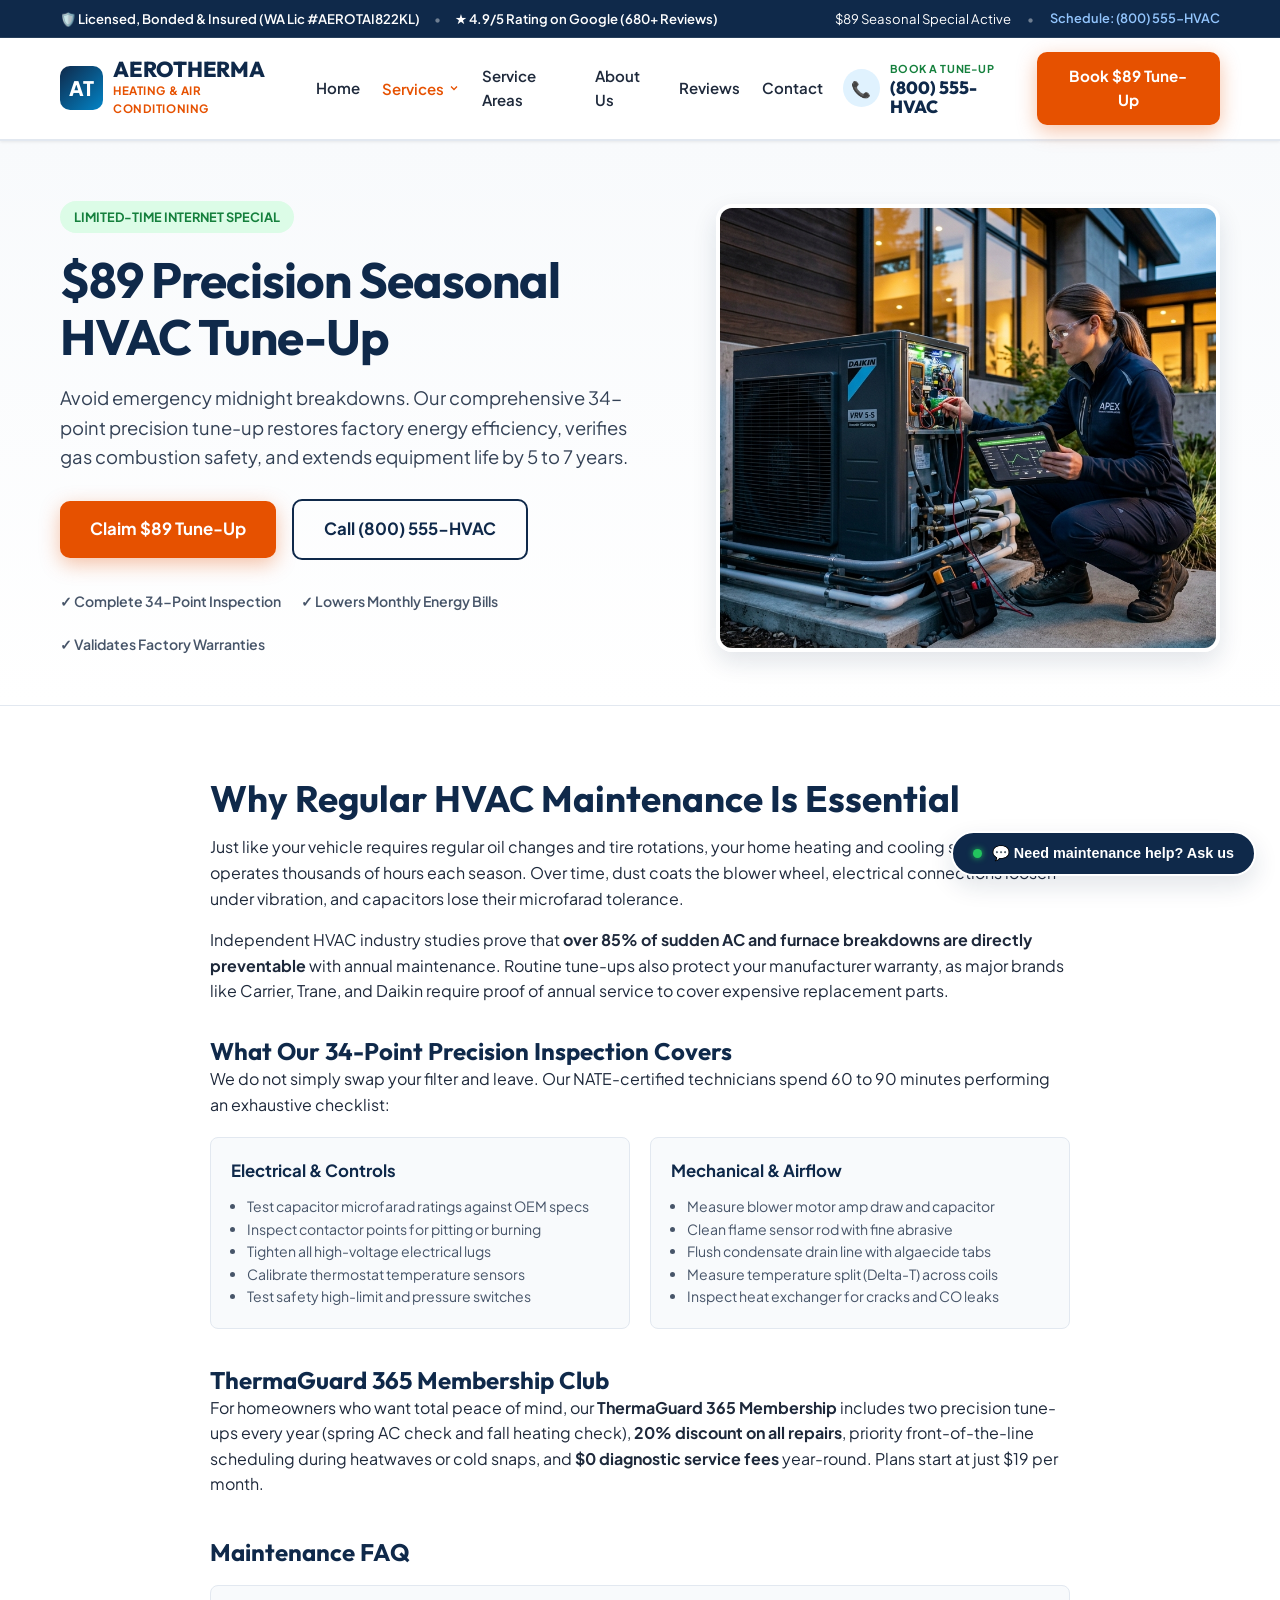
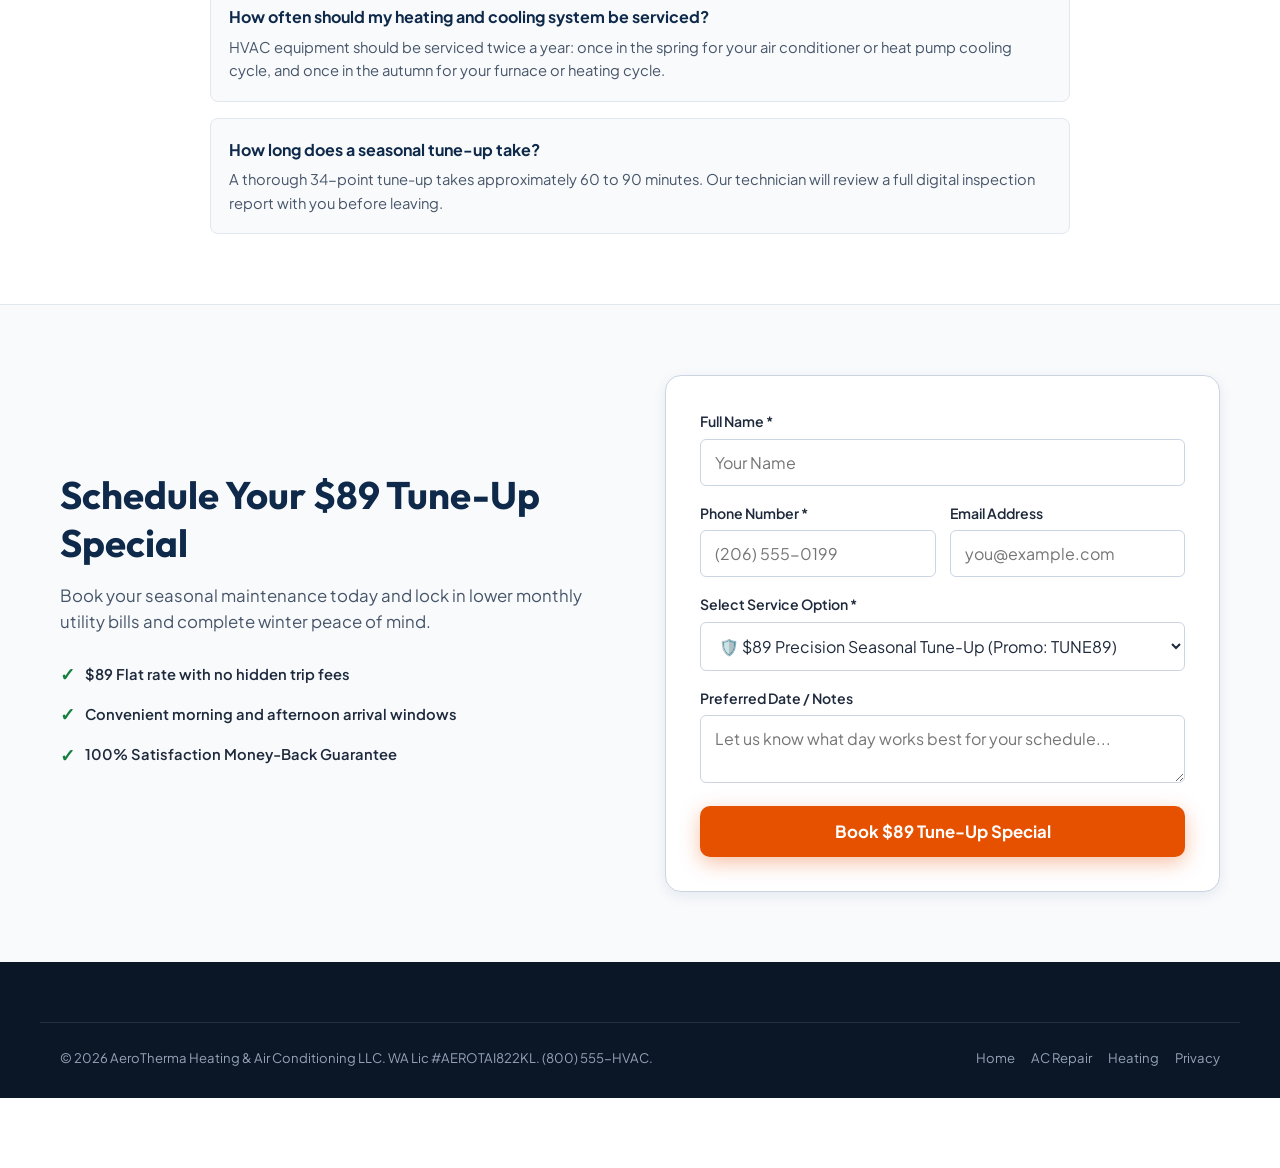
<file: services-maintenance.html>
<!DOCTYPE html>
<html lang="en">
<head>
  <meta charset="UTF-8">
  <meta name="viewport" content="width=device-width, initial-scale=1.0">
  <title>HVAC Maintenance Plans & $89 Seasonal Tune-Ups | AeroTherma</title>
  <meta name="description" content="Keep your AC and heating running smoothly with our 34-point $89 precision tune-up special. Prevent breakdowns, extend system life, and lower electric bills. Call (800) 555-HVAC.">
  <link rel="preconnect" href="https://fonts.googleapis.com">
  <link rel="preconnect" href="https://fonts.gstatic.com" crossorigin>
  <link href="https://fonts.googleapis.com/css2?family=Outfit:wght@500;600;700;800&family=Plus+Jakarta+Sans:wght@400;500;600;700&display=swap" rel="stylesheet">
  <link rel="stylesheet" href="style.css">
  <link rel="icon" type="image/svg+xml" href="favicon.svg">
</head>
<body>
  <!-- Top Trust Bar -->
  <aside class="top-trust-bar">
    <div class="container top-trust-content">
      <div class="trust-badges-left">
        <span class="trust-item">🛡️ Licensed, Bonded & Insured (WA Lic #AEROTAI822KL)</span>
        <span class="trust-sep">•</span>
        <span class="trust-item">★ 4.9/5 Rating on Google (680+ Reviews)</span>
      </div>
      <div class="trust-links-right">
        <span>$89 Seasonal Special Active</span>
        <span class="trust-sep">•</span>
        <a href="tel:18005554822" class="trust-link">Schedule: (800) 555-HVAC</a>
      </div>
    </div>
  </aside>

  <!-- Site Header -->
  <header class="site-header">
    <div class="container header-inner">
      <a href="index.html" class="brand-logo">
        <div class="logo-badge">AT</div>
        <div class="logo-text">
          <span class="logo-title">AEROTHERMA</span>
          <span class="logo-tag">HEATING & AIR CONDITIONING</span>
        </div>
      </a>

      <nav class="main-nav" id="mainNav">
        <a href="index.html" class="nav-link">Home</a>
        <div class="nav-dropdown">
          <button class="nav-link dropdown-toggle active">
            <span>Services</span>
            <svg width="12" height="12" viewBox="0 0 24 24" fill="none" stroke="currentColor" stroke-width="2.5"><polyline points="6 9 12 15 18 9"></polyline></svg>
          </button>
          <div class="dropdown-menu">
            <a href="services-ac.html" class="dropdown-item">❄️ Air Conditioning</a>
            <a href="services-heating.html" class="dropdown-item">🔥 Heating & Furnaces</a>
            <a href="services-heating.html#heat-pumps" class="dropdown-item">⚡ Heat Pumps & Inverters</a>
            <a href="services-maintenance.html" class="dropdown-item">🛡️ Maintenance Plans ($89 Tune-Ups)</a>
            <a href="services-emergency.html" class="dropdown-item emergency-link">🚨 24/7 Emergency Repairs</a>
          </div>
        </div>
        <a href="service-area-seattle.html" class="nav-link">Service Areas</a>
        <a href="about.html" class="nav-link">About Us</a>
        <a href="reviews.html" class="nav-link">Reviews</a>
        <a href="contact.html" class="nav-link">Contact</a>
      </nav>

      <div class="header-actions">
        <a href="tel:18005554822" class="header-phone-box">
          <div class="phone-icon-circle">📞</div>
          <div class="phone-meta">
            <span class="phone-top-label">BOOK A TUNE-UP</span>
            <span class="phone-num">(800) 555-HVAC</span>
          </div>
        </a>
        <a href="#contact-quote-form" class="btn btn-cta-orange">Book $89 Tune-Up</a>
      </div>
    </div>
  </header>

  <main>
    <!-- Maintenance Hero -->
    <section class="hero-clean">
      <div class="container hero-grid">
        <div class="hero-left">
          <span class="emergency-pill" style="background-color: #dcfce7; color: #15803d;">LIMITED-TIME INTERNET SPECIAL</span>
          <h1 class="hero-title">$89 Precision Seasonal HVAC Tune-Up</h1>
          <p class="hero-text">
            Avoid emergency midnight breakdowns. Our comprehensive 34-point precision tune-up restores factory energy efficiency, verifies gas combustion safety, and extends equipment life by 5 to 7 years.
          </p>
          <div class="hero-cta-row">
            <a href="#contact-quote-form" class="btn btn-cta-orange btn-lg">Claim $89 Tune-Up</a>
            <a href="tel:18005554822" class="btn btn-navy-outline btn-lg">Call (800) 555-HVAC</a>
          </div>
          <div class="hero-quick-points">
            <span>✓ Complete 34-Point Inspection</span>
            <span>✓ Lowers Monthly Energy Bills</span>
            <span>✓ Validates Factory Warranties</span>
          </div>
        </div>

        <div class="hero-right">
          <div class="hero-photo-wrap">
            <img src="assets/images/hvac_hero.jpg" alt="AeroTherma technician performing detailed maintenance inspection on HVAC electrical components" class="hero-img">
          </div>
        </div>
      </div>
    </section>

    <!-- Maintenance Detailed Content (500-800 Words, SEO-Rich) -->
    <section class="section-padded">
      <div class="container" style="max-width: 900px;">
        <h2 class="section-title text-navy">Why Regular HVAC Maintenance Is Essential</h2>
        <p>
          Just like your vehicle requires regular oil changes and tire rotations, your home heating and cooling system operates thousands of hours each season. Over time, dust coats the blower wheel, electrical connections loosen under vibration, and capacitors lose their microfarad tolerance.
        </p>
        <p>
          Independent HVAC industry studies prove that <strong>over 85% of sudden AC and furnace breakdowns are directly preventable</strong> with annual maintenance. Routine tune-ups also protect your manufacturer warranty, as major brands like Carrier, Trane, and Daikin require proof of annual service to cover expensive replacement parts.
        </p>

        <h3 style="margin-top: 32px; font-size: 1.5rem; color: var(--color-primary);">What Our 34-Point Precision Inspection Covers</h3>
        <p>
          We do not simply swap your filter and leave. Our NATE-certified technicians spend 60 to 90 minutes performing an exhaustive checklist:
        </p>
        <div style="display: grid; grid-template-columns: 1fr 1fr; gap: 20px; margin: 20px 0;">
          <div style="background: #f8fafc; border: 1px solid #e2e8f0; padding: 20px; border-radius: 8px;">
            <strong style="color: var(--color-primary); font-size: 1.05rem;">Electrical & Controls</strong>
            <ul style="margin: 10px 0 0 16px; font-size: 0.88rem; color: #475569; line-height: 1.6;">
              <li>Test capacitor microfarad ratings against OEM specs</li>
              <li>Inspect contactor points for pitting or burning</li>
              <li>Tighten all high-voltage electrical lugs</li>
              <li>Calibrate thermostat temperature sensors</li>
              <li>Test safety high-limit and pressure switches</li>
            </ul>
          </div>
          <div style="background: #f8fafc; border: 1px solid #e2e8f0; padding: 20px; border-radius: 8px;">
            <strong style="color: var(--color-primary); font-size: 1.05rem;">Mechanical & Airflow</strong>
            <ul style="margin: 10px 0 0 16px; font-size: 0.88rem; color: #475569; line-height: 1.6;">
              <li>Measure blower motor amp draw and capacitor</li>
              <li>Clean flame sensor rod with fine abrasive</li>
              <li>Flush condensate drain line with algaecide tabs</li>
              <li>Measure temperature split (Delta-T) across coils</li>
              <li>Inspect heat exchanger for cracks and CO leaks</li>
            </ul>
          </div>
        </div>

        <h3 style="margin-top: 36px; font-size: 1.5rem; color: var(--color-primary);">ThermaGuard 365 Membership Club</h3>
        <p>
          For homeowners who want total peace of mind, our <strong>ThermaGuard 365 Membership</strong> includes two precision tune-ups every year (spring AC check and fall heating check), <strong>20% discount on all repairs</strong>, priority front-of-the-line scheduling during heatwaves or cold snaps, and <strong>$0 diagnostic service fees</strong> year-round. Plans start at just $19 per month.
        </p>

        <!-- Maintenance FAQ -->
        <h3 style="margin-top: 40px; font-size: 1.5rem; color: var(--color-primary);">Maintenance FAQ</h3>
        <div style="margin-top: 18px; display: flex; flex-direction: column; gap: 16px;">
          <div style="background: #f8fafc; border: 1px solid #e2e8f0; padding: 18px; border-radius: 8px;">
            <strong style="color: var(--color-primary); display: block; margin-bottom: 6px;">How often should my heating and cooling system be serviced?</strong>
            <p style="margin-bottom: 0; font-size: 0.92rem; color: #475569;">
              HVAC equipment should be serviced twice a year: once in the spring for your air conditioner or heat pump cooling cycle, and once in the autumn for your furnace or heating cycle.
            </p>
          </div>
          <div style="background: #f8fafc; border: 1px solid #e2e8f0; padding: 18px; border-radius: 8px;">
            <strong style="color: var(--color-primary); display: block; margin-bottom: 6px;">How long does a seasonal tune-up take?</strong>
            <p style="margin-bottom: 0; font-size: 0.92rem; color: #475569;">
              A thorough 34-point tune-up takes approximately 60 to 90 minutes. Our technician will review a full digital inspection report with you before leaving.
            </p>
          </div>
        </div>
      </div>
    </section>

    <!-- 4-5 Field High-Converting CTA Form -->
    <section class="cta-form-section" id="contact-quote-form">
      <div class="container cta-form-grid">
        <div class="cta-info-box">
          <h2>Schedule Your $89 Tune-Up Special</h2>
          <p>Book your seasonal maintenance today and lock in lower monthly utility bills and complete winter peace of mind.</p>
          <div class="guarantee-badges">
            <div class="g-badge"><span class="g-badge-icon">✓</span><span>$89 Flat rate with no hidden trip fees</span></div>
            <div class="g-badge"><span class="g-badge-icon">✓</span><span>Convenient morning and afternoon arrival windows</span></div>
            <div class="g-badge"><span class="g-badge-icon">✓</span><span>100% Satisfaction Money-Back Guarantee</span></div>
          </div>
        </div>

        <div class="contact-card-clean">
          <form id="tuneupForm" onsubmit="return false;">
            <div class="form-group">
              <label class="form-label">Full Name *</label>
              <input type="text" class="form-input" id="tuneName" placeholder="Your Name" required>
            </div>
            <div class="form-row-2">
              <div class="form-group">
                <label class="form-label">Phone Number *</label>
                <input type="tel" class="form-input" id="tunePhone" placeholder="(206) 555-0199" required>
              </div>
              <div class="form-group">
                <label class="form-label">Email Address</label>
                <input type="email" class="form-input" id="tuneEmail" placeholder="you@example.com">
              </div>
            </div>
            <div class="form-group">
              <label class="form-label">Select Service Option *</label>
              <select class="form-select" id="tuneOption">
                <option value="tune89" selected>🛡️ $89 Precision Seasonal Tune-Up (Promo: TUNE89)</option>
                <option value="membership">⭐ ThermaGuard 365 Membership ($19/mo, 2 Free Tune-Ups)</option>
                <option value="both">❄️🔥 Complete Heating + Cooling Dual System Tune-Up ($149)</option>
              </select>
            </div>
            <div class="form-group">
              <label class="form-label">Preferred Date / Notes</label>
              <textarea class="form-textarea" id="tuneNotes" rows="2" placeholder="Let us know what day works best for your schedule..."></textarea>
            </div>
            <button type="submit" class="btn btn-cta-orange btn-full btn-lg" id="submitTuneBtn">
              <span>Book $89 Tune-Up Special</span>
            </button>
          </form>
          <div id="tuneFeedback" class="form-feedback" style="display: none;"></div>
        </div>
      </div>
    </section>
  </main>

  <!-- Footer -->
  <footer class="site-footer">
    <div class="container footer-bottom-bar">
      <div>© 2026 AeroTherma Heating & Air Conditioning LLC. WA Lic #AEROTAI822KL. (800) 555-HVAC.</div>
      <div class="footer-legal-links">
        <a href="index.html">Home</a>
        <a href="services-ac.html">AC Repair</a>
        <a href="services-heating.html">Heating</a>
        <a href="privacy.html">Privacy</a>
      </div>
    </div>
  </footer>

  <!-- Sticky Mobile Action Bar -->
  <aside class="mobile-sticky-action-bar">
    <div class="mobile-action-grid">
      <a href="tel:18005554822" class="mobile-call-btn">📞 Call (800) 555-HVAC</a>
      <a href="#contact-quote-form" class="mobile-estimate-btn">📅 Book $89 Tune-Up</a>
    </div>
  </aside>

  <!-- AI Chat Widget -->
  <div class="floating-ai-widget" id="floatingAiWidget">
    <button type="button" class="ai-widget-trigger" id="widgetTrigger">
      <span class="ai-avatar-dot"></span>
      <span>💬 Need maintenance help? Ask us</span>
    </button>
    <div class="ai-chat-window" id="chatWindow" style="display: none;">
      <div class="chat-header">
        <div class="chat-title-wrap">
          <strong>AeroTherma Assistant</strong>
          <small>🤖 24/7 HVAC Help</small>
        </div>
        <button type="button" class="chat-close-btn" id="closeChatBtn">✕</button>
      </div>
      <div class="chat-body" id="chatMessages">
        <div class="chat-msg msg-ai">
          <div class="msg-bubble">
            Hello! Inquiring about our $89 precision tune-up or ThermaGuard membership? I can answer questions or schedule a visit.
          </div>
        </div>
      </div>
      <div class="chat-footer">
        <form id="chatForm" class="chat-input-row" onsubmit="return false;">
          <input type="text" id="chatInput" class="chat-input-field" placeholder="Ask about maintenance...">
          <button type="submit" class="chat-send-btn">➤</button>
        </form>
      </div>
    </div>
  </div>

  <script src="app.js"></script>
</body>
</html>
</file>
<file: style.css>
/* ==========================================================================
   AEROTHERMA HVAC - TRUSTED LOCAL US CONTRACTOR STYLESHEET
   Clean, Professional, Trustworthy, Mobile-First
   Color Scheme: Navy Blue (#0F294A) + Clean White + High-Contrast Orange/Red (#E65100)
   ========================================================================== */

:root {
  /* Core Color Palette - Authentic US HVAC Contractor */
  --color-primary: #0f294a;       /* Deep Trust Navy */
  --color-primary-light: #1e3a64; /* Soft Navy Accent */
  --color-secondary: #0284c7;     /* Cooling Blue */
  --color-cta: #e65100;           /* High-Contrast Action Orange/Red */
  --color-cta-hover: #c93b00;
  --color-emergency: #dc2626;     /* Emergency Red */
  --color-success: #15803d;       /* Trust Green */

  /* Neutrals */
  --bg-white: #ffffff;
  --bg-light: #f8fafc;            /* Clean Off-White */
  --bg-slate: #f1f5f9;            /* Soft Gray Card Background */
  --bg-dark: #0b1727;             /* Footer & Deep Accents */
  --border-light: #e2e8f0;
  --border-medium: #cbd5e1;

  /* Text Colors */
  --text-dark: #1e293b;           /* Deep Charcoal Body Text (High Contrast) */
  --text-heading: #0f172a;        /* Black-Navy Headings */
  --text-muted: #64748b;          /* Muted Secondary Text */
  --text-white: #ffffff;

  /* Typography */
  --font-family: 'Plus Jakarta Sans', -apple-system, BlinkMacSystemFont, 'Segoe UI', Roboto, Helvetica, Arial, sans-serif;
  --font-heading: 'Outfit', -apple-system, BlinkMacSystemFont, 'Segoe UI', Roboto, sans-serif;

  /* Shadows & Radii */
  --shadow-sm: 0 1px 3px rgba(0, 0, 0, 0.08);
  --shadow-md: 0 4px 14px rgba(15, 41, 74, 0.08);
  --shadow-lg: 0 10px 25px rgba(15, 41, 74, 0.12);
  --shadow-cta: 0 6px 20px rgba(230, 81, 0, 0.35);
  --radius-sm: 6px;
  --radius-md: 10px;
  --radius-lg: 16px;
  --radius-pill: 9999px;
  --transition: all 0.2s ease-in-out;
}

/* Base Styles */
*, *::before, *::after {
  box-sizing: border-box;
  margin: 0;
  padding: 0;
}

html {
  font-size: 16px;
  scroll-behavior: smooth;
  background-color: var(--bg-white);
  color: var(--text-dark);
  font-family: var(--font-family);
  line-height: 1.6;
  -webkit-font-smoothing: antialiased;
}

body {
  min-height: 100vh;
  position: relative;
  overflow-x: hidden;
  background-color: var(--bg-white);
  color: var(--text-dark);
  padding-bottom: calc(70px + env(safe-area-inset-bottom, 0px)); /* Safe space for sticky mobile bar */
}

/* Typography Standards */
h1, h2, h3, h4, h5, h6 {
  font-family: var(--font-heading);
  color: var(--text-heading);
  line-height: 1.25;
  font-weight: 700;
}

p {
  margin-bottom: 1rem;
  font-size: 1rem; /* 16px+ for legible reading */
  color: var(--text-dark);
}

a {
  color: var(--color-secondary);
  text-decoration: none;
  transition: var(--transition);
}

a:hover {
  color: var(--color-primary);
}

/* Layout Utilities */
.container {
  width: 100%;
  max-width: 1200px;
  margin: 0 auto;
  padding: 0 20px;
}

.section-padded {
  padding: 70px 0;
}

.bg-light-section {
  background-color: var(--bg-light);
  border-top: 1px solid var(--border-light);
  border-bottom: 1px solid var(--border-light);
}

.text-center { text-align: center; }
.text-orange { color: var(--color-cta) !important; }
.text-navy { color: var(--color-primary) !important; }
.text-green { color: var(--color-success) !important; }
.text-danger { color: var(--color-emergency) !important; }

/* --------------------------------------------------------------------------
   Top Trust Bar (Licensed, Insured, Phone, Rating)
   -------------------------------------------------------------------------- */
.top-trust-bar {
  background-color: var(--color-primary);
  color: var(--text-white);
  font-size: 0.82rem;
  padding: 8px 0;
  border-bottom: 1px solid rgba(255, 255, 255, 0.1);
}

.top-trust-content {
  display: flex;
  align-items: center;
  justify-content: space-between;
  flex-wrap: wrap;
  gap: 12px;
}

.trust-badges-left {
  display: flex;
  align-items: center;
  gap: 14px;
}

.trust-item {
  display: inline-flex;
  align-items: center;
  gap: 6px;
  font-weight: 600;
}

.trust-sep {
  opacity: 0.4;
}

.trust-links-right {
  display: flex;
  align-items: center;
  gap: 16px;
}

.trust-link {
  color: #93c5fd;
  text-decoration: none;
  font-weight: 600;
  font-size: 0.8rem;
}

.trust-link:hover {
  color: #ffffff;
  text-decoration: underline;
}

/* --------------------------------------------------------------------------
   Main Site Header
   -------------------------------------------------------------------------- */
.site-header {
  background-color: var(--bg-white);
  border-bottom: 2px solid var(--border-light);
  padding: 14px 0;
  position: sticky;
  top: 0;
  z-index: 100;
  box-shadow: var(--shadow-sm);
}

.header-inner {
  display: flex;
  align-items: center;
  justify-content: space-between;
  gap: 20px;
}

.brand-logo {
  display: flex;
  align-items: center;
  gap: 10px;
  text-decoration: none;
}

.logo-badge {
  width: 44px;
  height: 44px;
  background: linear-gradient(135deg, var(--color-primary), var(--color-secondary));
  color: var(--text-white);
  border-radius: var(--radius-md);
  display: flex;
  align-items: center;
  justify-content: center;
  font-weight: 800;
  font-size: 1.25rem;
}

.logo-text {
  display: flex;
  flex-direction: column;
}

.logo-title {
  font-family: var(--font-heading);
  font-size: 1.35rem;
  font-weight: 800;
  color: var(--color-primary);
  line-height: 1.1;
  letter-spacing: -0.01em;
}

.logo-tag {
  font-size: 0.72rem;
  font-weight: 700;
  color: var(--color-cta);
  letter-spacing: 0.05em;
}

/* Navigation Menu */
.main-nav {
  display: flex;
  align-items: center;
  gap: 22px;
}

.nav-link {
  color: var(--text-dark);
  font-weight: 600;
  font-size: 0.94rem;
  text-decoration: none;
  padding: 6px 0;
  position: relative;
  transition: var(--transition);
}

.nav-link:hover, .nav-link.active {
  color: var(--color-cta);
}

/* Dropdown */
.nav-dropdown {
  position: relative;
}

.dropdown-toggle {
  display: inline-flex;
  align-items: center;
  gap: 4px;
  background: none;
  border: none;
  font-family: inherit;
  cursor: pointer;
}

.dropdown-menu {
  position: absolute;
  top: 100%;
  left: 0;
  width: 270px;
  background-color: var(--bg-white);
  border: 1px solid var(--border-medium);
  border-radius: var(--radius-md);
  box-shadow: var(--shadow-lg);
  padding: 8px;
  display: none;
  flex-direction: column;
  gap: 2px;
  z-index: 120;
}

.nav-dropdown:hover .dropdown-menu {
  display: flex;
}

.dropdown-item {
  padding: 9px 12px;
  border-radius: var(--radius-sm);
  color: var(--text-dark);
  font-size: 0.88rem;
  font-weight: 600;
  text-decoration: none;
  display: flex;
  align-items: center;
  gap: 10px;
  transition: var(--transition);
}

.dropdown-item:hover {
  background-color: var(--bg-slate);
  color: var(--color-primary);
}

.dropdown-item.emergency-link {
  color: var(--color-emergency);
  background-color: #fef2f2;
}

.dropdown-item.emergency-link:hover {
  background-color: #fee2e2;
}

/* Right Header CTA */
.header-actions {
  display: flex;
  align-items: center;
  gap: 16px;
}

.header-phone-box {
  display: flex;
  align-items: center;
  gap: 10px;
  text-decoration: none;
}

.phone-icon-circle {
  width: 38px;
  height: 38px;
  background-color: #e0f2fe;
  color: var(--color-secondary);
  border-radius: 50%;
  display: flex;
  align-items: center;
  justify-content: center;
}

.phone-meta {
  display: flex;
  flex-direction: column;
}

.phone-top-label {
  font-size: 0.68rem;
  font-weight: 700;
  color: var(--color-success);
  letter-spacing: 0.05em;
}

.phone-num {
  font-family: var(--font-heading);
  font-size: 1.1rem;
  font-weight: 800;
  color: var(--color-primary);
  line-height: 1.1;
}

/* Large Action Buttons */
.btn {
  display: inline-flex;
  align-items: center;
  justify-content: center;
  gap: 8px;
  font-family: var(--font-family);
  font-size: 0.95rem;
  font-weight: 700;
  padding: 12px 24px;
  border-radius: var(--radius-md);
  text-decoration: none;
  cursor: pointer;
  border: none;
  transition: var(--transition);
  text-align: center;
}

.btn-cta-orange {
  background-color: var(--color-cta);
  color: #ffffff !important;
  box-shadow: var(--shadow-cta);
}

.btn-cta-orange:hover {
  background-color: var(--color-cta-hover);
  transform: translateY(-1px);
}

.btn-navy-outline {
  background-color: transparent;
  color: var(--color-primary);
  border: 2px solid var(--color-primary);
}

.btn-navy-outline:hover {
  background-color: var(--color-primary);
  color: #ffffff;
}

.btn-full {
  width: 100%;
}

.btn-lg {
  padding: 15px 30px;
  font-size: 1.05rem;
}

.mobile-nav-toggle {
  display: none;
  background: none;
  border: none;
  cursor: pointer;
  padding: 8px;
}

.mobile-nav-toggle span {
  display: block;
  width: 24px;
  height: 3px;
  background-color: var(--color-primary);
  margin: 4px 0;
  border-radius: 2px;
}

/* --------------------------------------------------------------------------
   Hero Section (Headline, Phone, Schedule, Certified Photo)
   -------------------------------------------------------------------------- */
.hero-clean {
  background: linear-gradient(180deg, #f8fafc 0%, #ffffff 100%);
  padding: 60px 0 50px 0;
  border-bottom: 1px solid var(--border-light);
}

.hero-grid {
  display: grid;
  grid-template-columns: 1.1fr 0.9fr;
  align-items: center;
  gap: 40px;
}

.emergency-pill {
  display: inline-flex;
  align-items: center;
  gap: 8px;
  background-color: #fee2e2;
  color: var(--color-emergency);
  padding: 6px 14px;
  border-radius: var(--radius-pill);
  font-size: 0.8rem;
  font-weight: 700;
  margin-bottom: 18px;
}

.emergency-dot {
  width: 8px;
  height: 8px;
  border-radius: 50%;
  background-color: var(--color-emergency);
}

.hero-title {
  font-size: 3.1rem;
  color: var(--color-primary);
  letter-spacing: -0.02em;
  margin-bottom: 18px;
  line-height: 1.15;
}

.hero-text {
  font-size: 1.15rem;
  color: #334155;
  margin-bottom: 28px;
  max-width: 580px;
  line-height: 1.6;
}

.hero-cta-row {
  display: flex;
  align-items: center;
  gap: 16px;
  margin-bottom: 30px;
  flex-wrap: wrap;
}

.hero-quick-points {
  display: flex;
  align-items: center;
  gap: 20px;
  font-size: 0.88rem;
  font-weight: 600;
  color: #475569;
  flex-wrap: wrap;
}

.quick-point {
  display: inline-flex;
  align-items: center;
  gap: 6px;
}

.hero-photo-wrap {
  position: relative;
  border-radius: var(--radius-lg);
  overflow: hidden;
  box-shadow: var(--shadow-lg);
  border: 4px solid #ffffff;
}

.hero-img {
  width: 100%;
  height: 440px;
  object-fit: cover;
  display: block;
}

.hero-trust-stamp {
  position: absolute;
  bottom: 20px;
  left: 20px;
  right: 20px;
  background-color: rgba(255, 255, 255, 0.96);
  backdrop-filter: blur(8px);
  padding: 14px 18px;
  border-radius: var(--radius-md);
  box-shadow: var(--shadow-md);
  display: flex;
  align-items: center;
  gap: 12px;
  border: 1px solid var(--border-light);
}

.stamp-icon {
  font-size: 1.8rem;
}

.stamp-text strong {
  display: block;
  font-size: 0.92rem;
  color: var(--color-primary);
}

.stamp-text span {
  font-size: 0.78rem;
  color: var(--text-muted);
}

/* --------------------------------------------------------------------------
   Trust Bar (Licensed, Insured, Google Rating, Brand Logos)
   -------------------------------------------------------------------------- */
.trust-bar-section {
  background-color: var(--bg-white);
  padding: 30px 0;
  border-bottom: 1px solid var(--border-light);
}

.trust-stats-grid {
  display: grid;
  grid-template-columns: repeat(4, 1fr);
  gap: 20px;
  text-align: center;
  margin-bottom: 28px;
}

.trust-stat-box {
  padding: 12px;
  border-right: 1px solid var(--border-light);
}

.trust-stat-box:last-child {
  border-right: none;
}

.trust-stat-val {
  font-family: var(--font-heading);
  font-size: 2rem;
  font-weight: 800;
  color: var(--color-primary);
  line-height: 1.1;
  margin-bottom: 4px;
}

.trust-stat-label {
  font-size: 0.84rem;
  color: var(--text-muted);
  font-weight: 600;
}

.brand-logos-row {
  display: flex;
  align-items: center;
  justify-content: center;
  flex-wrap: wrap;
  gap: 28px;
  padding-top: 16px;
  border-top: 1px solid var(--border-light);
}

.brand-logo-text {
  font-family: var(--font-heading);
  font-size: 1.05rem;
  font-weight: 800;
  color: #64748b;
  letter-spacing: 0.05em;
}

/* --------------------------------------------------------------------------
   Services Section (6 Cards)
   -------------------------------------------------------------------------- */
.section-title {
  font-size: 2.3rem;
  color: var(--color-primary);
  margin-bottom: 12px;
}

.section-desc {
  font-size: 1.1rem;
  color: #475569;
  max-width: 650px;
  margin: 0 auto 44px auto;
}

.services-grid-6 {
  display: grid;
  grid-template-columns: repeat(3, 1fr);
  gap: 26px;
}

.service-card-clean {
  background-color: var(--bg-white);
  border: 1px solid var(--border-medium);
  border-radius: var(--radius-lg);
  padding: 32px 24px;
  box-shadow: var(--shadow-sm);
  display: flex;
  flex-direction: column;
  transition: var(--transition);
}

.service-card-clean:hover {
  transform: translateY(-3px);
  box-shadow: var(--shadow-md);
  border-color: var(--color-secondary);
}

.service-icon-wrap {
  width: 52px;
  height: 52px;
  background-color: #f0f9ff;
  border-radius: var(--radius-md);
  display: flex;
  align-items: center;
  justify-content: center;
  font-size: 1.6rem;
  margin-bottom: 20px;
}

.service-heading {
  font-size: 1.25rem;
  color: var(--color-primary);
  margin-bottom: 10px;
}

.service-body {
  font-size: 0.92rem;
  color: #475569;
  line-height: 1.6;
  margin-bottom: 20px;
  flex-grow: 1;
}

.service-card-clean ul {
  list-style: none;
  margin-bottom: 24px;
  display: flex;
  flex-direction: column;
  gap: 8px;
}

.service-card-clean li {
  font-size: 0.86rem;
  color: #334155;
  display: flex;
  align-items: center;
  gap: 8px;
}

.service-card-clean li::before {
  content: '✓';
  color: var(--color-success);
  font-weight: 800;
}

.card-link {
  font-weight: 700;
  font-size: 0.92rem;
  color: var(--color-cta);
  display: inline-flex;
  align-items: center;
  gap: 4px;
}

.card-link:hover {
  color: var(--color-cta-hover);
  text-decoration: underline;
}

/* --------------------------------------------------------------------------
   Why Choose Us (3-4 Points with Lots of White Space)
   -------------------------------------------------------------------------- */
.why-choose-grid {
  display: grid;
  grid-template-columns: repeat(4, 1fr);
  gap: 30px;
  margin-top: 20px;
}

.why-point-box {
  background-color: var(--bg-white);
  padding: 30px 20px;
  border-radius: var(--radius-md);
  border: 1px solid var(--border-light);
  text-align: center;
  box-shadow: var(--shadow-sm);
}

.point-icon {
  font-size: 2.2rem;
  margin-bottom: 16px;
}

.point-title {
  font-size: 1.15rem;
  color: var(--color-primary);
  margin-bottom: 10px;
}

.point-desc {
  font-size: 0.88rem;
  color: #475569;
  line-height: 1.5;
  margin-bottom: 0;
}

/* --------------------------------------------------------------------------
   Reviews (3-5 Local Testimonials)
   -------------------------------------------------------------------------- */
.reviews-grid-3 {
  display: grid;
  grid-template-columns: repeat(3, 1fr);
  gap: 26px;
}

.review-box {
  background-color: var(--bg-white);
  border: 1px solid var(--border-medium);
  border-radius: var(--radius-lg);
  padding: 28px;
  box-shadow: var(--shadow-sm);
  display: flex;
  flex-direction: column;
}

.review-stars {
  color: #f59e0b;
  font-size: 1.1rem;
  margin-bottom: 12px;
}

.review-quote {
  font-size: 0.94rem;
  color: #334155;
  line-height: 1.6;
  font-style: italic;
  margin-bottom: 20px;
  flex-grow: 1;
}

.reviewer-info {
  display: flex;
  align-items: center;
  gap: 12px;
  border-top: 1px solid var(--border-light);
  padding-top: 16px;
}

.reviewer-initials {
  width: 42px;
  height: 42px;
  background-color: #dbeafe;
  color: var(--color-primary);
  border-radius: 50%;
  display: flex;
  align-items: center;
  justify-content: center;
  font-weight: 700;
  font-size: 0.95rem;
}

.reviewer-meta strong {
  display: block;
  font-size: 0.9rem;
  color: var(--color-primary);
}

.reviewer-meta span {
  font-size: 0.78rem;
  color: var(--text-muted);
}

/* --------------------------------------------------------------------------
   Service Areas (Local City SEO Links)
   -------------------------------------------------------------------------- */
.service-areas-grid {
  display: grid;
  grid-template-columns: repeat(4, 1fr);
  gap: 16px;
  margin-bottom: 24px;
}

.city-link-card {
  background-color: var(--bg-white);
  border: 1px solid var(--border-light);
  border-radius: var(--radius-md);
  padding: 16px;
  text-decoration: none;
  display: flex;
  align-items: center;
  justify-content: space-between;
  box-shadow: var(--shadow-sm);
  transition: var(--transition);
}

.city-link-card:hover {
  border-color: var(--color-secondary);
  background-color: #f0f9ff;
  transform: translateY(-2px);
}

.city-link-card strong {
  font-size: 0.92rem;
  color: var(--color-primary);
}

.city-arrow {
  color: var(--color-secondary);
  font-weight: 700;
}

/* --------------------------------------------------------------------------
   Financing & Special Coupons
   -------------------------------------------------------------------------- */
.coupons-row {
  display: grid;
  grid-template-columns: repeat(3, 1fr);
  gap: 24px;
}

.coupon-box-clean {
  background-color: #fff;
  border: 2px dashed #f97316;
  border-radius: var(--radius-lg);
  padding: 28px 24px;
  text-align: center;
  box-shadow: var(--shadow-sm);
  display: flex;
  flex-direction: column;
}

.coupon-badge-top {
  display: inline-block;
  background-color: #ffedd5;
  color: #c2410c;
  font-size: 0.75rem;
  font-weight: 700;
  padding: 4px 12px;
  border-radius: var(--radius-pill);
  margin-bottom: 12px;
  align-self: center;
}

.coupon-val {
  font-family: var(--font-heading);
  font-size: 2.6rem;
  font-weight: 800;
  color: var(--color-cta);
  line-height: 1;
  margin-bottom: 8px;
}

.coupon-name {
  font-size: 1.15rem;
  color: var(--color-primary);
  margin-bottom: 8px;
}

.coupon-terms {
  font-size: 0.84rem;
  color: var(--text-muted);
  line-height: 1.5;
  margin-bottom: 20px;
  flex-grow: 1;
}

.coupon-code-pill {
  background-color: var(--bg-slate);
  padding: 6px 12px;
  border-radius: var(--radius-sm);
  font-size: 0.84rem;
  font-weight: 700;
  color: var(--text-dark);
  margin-bottom: 16px;
}

/* --------------------------------------------------------------------------
   Final Call To Action & Clean 4-5 Field Contact Form
   -------------------------------------------------------------------------- */
.cta-form-section {
  background-color: #f8fafc;
  border-top: 1px solid var(--border-light);
  padding: 70px 0;
}

.cta-form-grid {
  display: grid;
  grid-template-columns: 1fr 1fr;
  align-items: center;
  gap: 50px;
}

.cta-info-box h2 {
  font-size: 2.4rem;
  color: var(--color-primary);
  margin-bottom: 16px;
}

.cta-info-box p {
  font-size: 1.05rem;
  color: #475569;
  margin-bottom: 24px;
}

.guarantee-badges {
  display: flex;
  flex-direction: column;
  gap: 12px;
  margin-bottom: 28px;
}

.g-badge {
  display: flex;
  align-items: center;
  gap: 10px;
  font-size: 0.92rem;
  font-weight: 600;
  color: var(--text-dark);
}

.g-badge-icon {
  color: var(--color-success);
  font-weight: 800;
  font-size: 1.1rem;
}

.contact-card-clean {
  background-color: #ffffff;
  border: 1px solid var(--border-medium);
  border-radius: var(--radius-lg);
  padding: 34px;
  box-shadow: var(--shadow-md);
}

.form-header {
  margin-bottom: 20px;
}

.form-header h3 {
  font-size: 1.4rem;
  color: var(--color-primary);
  margin-bottom: 6px;
}

.form-header p {
  font-size: 0.88rem;
  color: var(--text-muted);
  margin-bottom: 0;
}

.form-group {
  margin-bottom: 16px;
}

.form-label {
  display: block;
  font-size: 0.88rem;
  font-weight: 600;
  color: var(--text-dark);
  margin-bottom: 6px;
}

.form-input, .form-select, .form-textarea {
  width: 100%;
  padding: 12px 14px;
  font-size: 16px; /* Android auto-zoom protection */
  border: 1px solid var(--border-medium);
  border-radius: var(--radius-sm);
  font-family: inherit;
  color: var(--text-dark);
  background-color: #ffffff;
  transition: var(--transition);
}

.form-input:focus, .form-select:focus, .form-textarea:focus {
  outline: none;
  border-color: var(--color-secondary);
  box-shadow: 0 0 0 3px rgba(2, 132, 199, 0.15);
}

.form-row-2 {
  display: grid;
  grid-template-columns: 1fr 1fr;
  gap: 14px;
}

.form-feedback {
  margin-top: 12px;
  font-size: 0.9rem;
  font-weight: 600;
  color: var(--color-success);
}

/* --------------------------------------------------------------------------
   Comprehensive Footer (License, Privacy, Social, Sitemap)
   -------------------------------------------------------------------------- */
.site-footer {
  background-color: var(--bg-dark);
  color: #94a3b8;
  padding: 60px 0 30px 0;
  font-size: 0.9rem;
}

.footer-grid-4 {
  display: grid;
  grid-template-columns: 1.4fr 1fr 1fr 1.2fr;
  gap: 36px;
  margin-bottom: 40px;
}

.footer-logo-title {
  font-family: var(--font-heading);
  font-size: 1.4rem;
  font-weight: 800;
  color: #ffffff;
  margin-bottom: 12px;
}

.footer-about-text {
  font-size: 0.86rem;
  line-height: 1.6;
  margin-bottom: 16px;
  color: #94a3b8;
}

.footer-license-note {
  font-size: 0.82rem;
  color: #cbd5e1;
  font-weight: 600;
}

.footer-heading {
  font-size: 1.05rem;
  color: #ffffff;
  margin-bottom: 16px;
  font-weight: 700;
}

.footer-menu {
  list-style: none;
  display: flex;
  flex-direction: column;
  gap: 10px;
}

.footer-menu a {
  color: #94a3b8;
  text-decoration: none;
  font-size: 0.88rem;
  transition: var(--transition);
}

.footer-menu a:hover {
  color: #ffffff;
}

.footer-contact-phone {
  font-family: var(--font-heading);
  font-size: 1.35rem;
  font-weight: 800;
  color: #38bdf8;
  display: block;
  margin-bottom: 6px;
  text-decoration: none;
}

.footer-hours {
  font-size: 0.82rem;
  color: #cbd5e1;
  margin-bottom: 10px;
}

.footer-bottom-bar {
  border-top: 1px solid rgba(255, 255, 255, 0.1);
  padding-top: 24px;
  display: flex;
  align-items: center;
  justify-content: space-between;
  font-size: 0.82rem;
  flex-wrap: wrap;
  gap: 12px;
}

.footer-legal-links {
  display: flex;
  gap: 16px;
}

.footer-legal-links a {
  color: #94a3b8;
}

.footer-legal-links a:hover {
  color: #ffffff;
}

/* --------------------------------------------------------------------------
   Sticky Mobile Action Bar (Always Accessible on Android / iOS)
   -------------------------------------------------------------------------- */
.mobile-sticky-action-bar {
  display: none;
  position: fixed;
  bottom: 0;
  left: 0;
  width: 100%;
  background-color: #ffffff;
  border-top: 1px solid var(--border-medium);
  padding: 10px 14px calc(10px + env(safe-area-inset-bottom, 0px)) 14px;
  z-index: 998;
  box-shadow: 0 -4px 18px rgba(0, 0, 0, 0.12);
}

.mobile-action-grid {
  display: grid;
  grid-template-columns: 1fr 1fr;
  gap: 10px;
}

.mobile-call-btn {
  background-color: var(--color-primary);
  color: #ffffff !important;
  font-weight: 700;
  font-size: 0.94rem;
  padding: 12px;
  border-radius: var(--radius-md);
  display: flex;
  align-items: center;
  justify-content: center;
  gap: 6px;
  text-decoration: none;
}

.mobile-estimate-btn {
  background-color: var(--color-cta);
  color: #ffffff !important;
  font-weight: 700;
  font-size: 0.94rem;
  padding: 12px;
  border-radius: var(--radius-md);
  display: flex;
  align-items: center;
  justify-content: center;
  gap: 6px;
  text-decoration: none;
  box-shadow: var(--shadow-cta);
}

/* --------------------------------------------------------------------------
   Friendly Bottom-Right AI Chat Widget
   -------------------------------------------------------------------------- */
.floating-ai-widget {
  position: fixed;
  bottom: 24px;
  right: 24px;
  z-index: 999;
}

.ai-widget-trigger {
  background-color: var(--color-primary);
  color: #ffffff;
  border: 2px solid #ffffff;
  border-radius: var(--radius-pill);
  padding: 12px 20px;
  display: flex;
  align-items: center;
  gap: 10px;
  cursor: pointer;
  box-shadow: var(--shadow-lg);
  font-weight: 700;
  font-size: 0.9rem;
  transition: var(--transition);
}

.ai-widget-trigger:hover {
  transform: translateY(-2px);
  box-shadow: 0 12px 28px rgba(15, 41, 74, 0.3);
}

.ai-avatar-dot {
  width: 9px;
  height: 9px;
  border-radius: 50%;
  background-color: #22c55e;
  box-shadow: 0 0 6px #22c55e;
}

.ai-chat-window {
  position: absolute;
  bottom: 60px;
  right: 0;
  width: 370px;
  height: 520px;
  background-color: #ffffff;
  border: 1px solid var(--border-medium);
  border-radius: var(--radius-lg);
  box-shadow: 0 20px 50px rgba(0, 0, 0, 0.25);
  display: flex;
  flex-direction: column;
  overflow: hidden;
}

.chat-header {
  background-color: var(--color-primary);
  color: #ffffff;
  padding: 14px 18px;
  display: flex;
  align-items: center;
  justify-content: space-between;
}

.chat-title-wrap strong {
  display: block;
  font-size: 0.94rem;
}

.chat-title-wrap small {
  font-size: 0.72rem;
  color: #93c5fd;
}

.chat-close-btn {
  background: none;
  border: none;
  color: #ffffff;
  font-size: 1.2rem;
  cursor: pointer;
  padding: 4px;
}

.chat-body {
  flex-grow: 1;
  padding: 16px;
  overflow-y: auto;
  display: flex;
  flex-direction: column;
  gap: 14px;
  background-color: #f8fafc;
}

.chat-msg {
  display: flex;
  flex-direction: column;
  max-width: 88%;
}

.msg-ai {
  align-self: flex-start;
}

.msg-user {
  align-self: flex-end;
}

.msg-bubble {
  padding: 12px 14px;
  border-radius: 14px;
  font-size: 0.88rem;
  line-height: 1.5;
}

.msg-ai .msg-bubble {
  background-color: #ffffff;
  border: 1px solid var(--border-light);
  color: var(--text-dark);
  border-bottom-left-radius: 2px;
  box-shadow: var(--shadow-sm);
}

.msg-user .msg-bubble {
  background-color: var(--color-primary);
  color: #ffffff;
  border-bottom-right-radius: 2px;
}

.msg-chips-row {
  display: flex;
  flex-direction: column;
  gap: 6px;
  margin-top: 10px;
}

.quick-chip {
  background-color: #ffffff;
  border: 1px solid #bfdbfe;
  color: var(--color-primary);
  font-size: 0.78rem;
  font-weight: 600;
  padding: 7px 12px;
  border-radius: var(--radius-pill);
  text-align: left;
  cursor: pointer;
  transition: var(--transition);
}

.quick-chip:hover {
  background-color: #eff6ff;
  border-color: var(--color-secondary);
}

.chat-footer {
  padding: 12px;
  background-color: #ffffff;
  border-top: 1px solid var(--border-light);
}

.chat-input-row {
  display: flex;
  gap: 8px;
}

.chat-input-field {
  flex-grow: 1;
  padding: 10px 14px;
  font-size: 16px;
  border: 1px solid var(--border-medium);
  border-radius: var(--radius-pill);
  outline: none;
}

.chat-send-btn {
  width: 40px;
  height: 40px;
  background-color: var(--color-cta);
  border: none;
  border-radius: 50%;
  color: #ffffff;
  cursor: pointer;
  display: flex;
  align-items: center;
  justify-content: center;
}

/* --------------------------------------------------------------------------
   Responsive Media Queries (Mobile-First for Android & iOS)
   -------------------------------------------------------------------------- */
@media (max-width: 1024px) {
  .hero-grid, .cta-form-grid {
    grid-template-columns: 1fr;
    gap: 36px;
  }

  .services-grid-6, .reviews-grid-3, .coupons-row {
    grid-template-columns: repeat(2, 1fr);
  }

  .why-choose-grid, .service-areas-grid {
    grid-template-columns: repeat(2, 1fr);
  }

  .footer-grid-4 {
    grid-template-columns: repeat(2, 1fr);
  }
}

@media (max-width: 768px) {
  .top-trust-bar {
    display: none; /* Keep mobile viewport focused */
  }

  .mobile-sticky-action-bar {
    display: block;
  }

  .mobile-nav-toggle {
    display: block;
  }

  .main-nav {
    display: none;
    position: absolute;
    top: 100%;
    left: 0;
    width: 100%;
    background-color: #ffffff;
    border-bottom: 2px solid var(--border-medium);
    flex-direction: column;
    padding: 16px 20px;
    gap: 8px;
    box-shadow: var(--shadow-lg);
  }

  .main-nav.show {
    display: flex;
  }

  .nav-dropdown .dropdown-menu {
    position: static;
    width: 100%;
    box-shadow: none;
    border: 1px solid var(--border-light);
    margin-top: 6px;
  }

  .header-actions .btn-cta-orange {
    display: none; /* Accessible via mobile sticky bottom bar */
  }

  .hero-clean {
    padding: 34px 0 30px 0;
  }

  .hero-title {
    font-size: 2.2rem;
  }

  .hero-img {
    height: 300px;
  }

  .trust-stats-grid {
    grid-template-columns: repeat(2, 1fr);
  }

  .trust-stat-box:nth-child(2) {
    border-right: none;
  }

  .services-grid-6, .reviews-grid-3, .coupons-row, .why-choose-grid, .service-areas-grid, .footer-grid-4 {
    grid-template-columns: 1fr;
  }

  .form-row-2 {
    grid-template-columns: 1fr;
  }

  .floating-ai-widget {
    bottom: calc(76px + env(safe-area-inset-bottom, 0px));
    right: 14px;
  }

  .ai-chat-window {
    position: fixed;
    top: 14px;
    left: 14px;
    right: 14px;
    bottom: calc(76px + env(safe-area-inset-bottom, 0px));
    width: auto;
    height: auto;
  }
}
</file>
